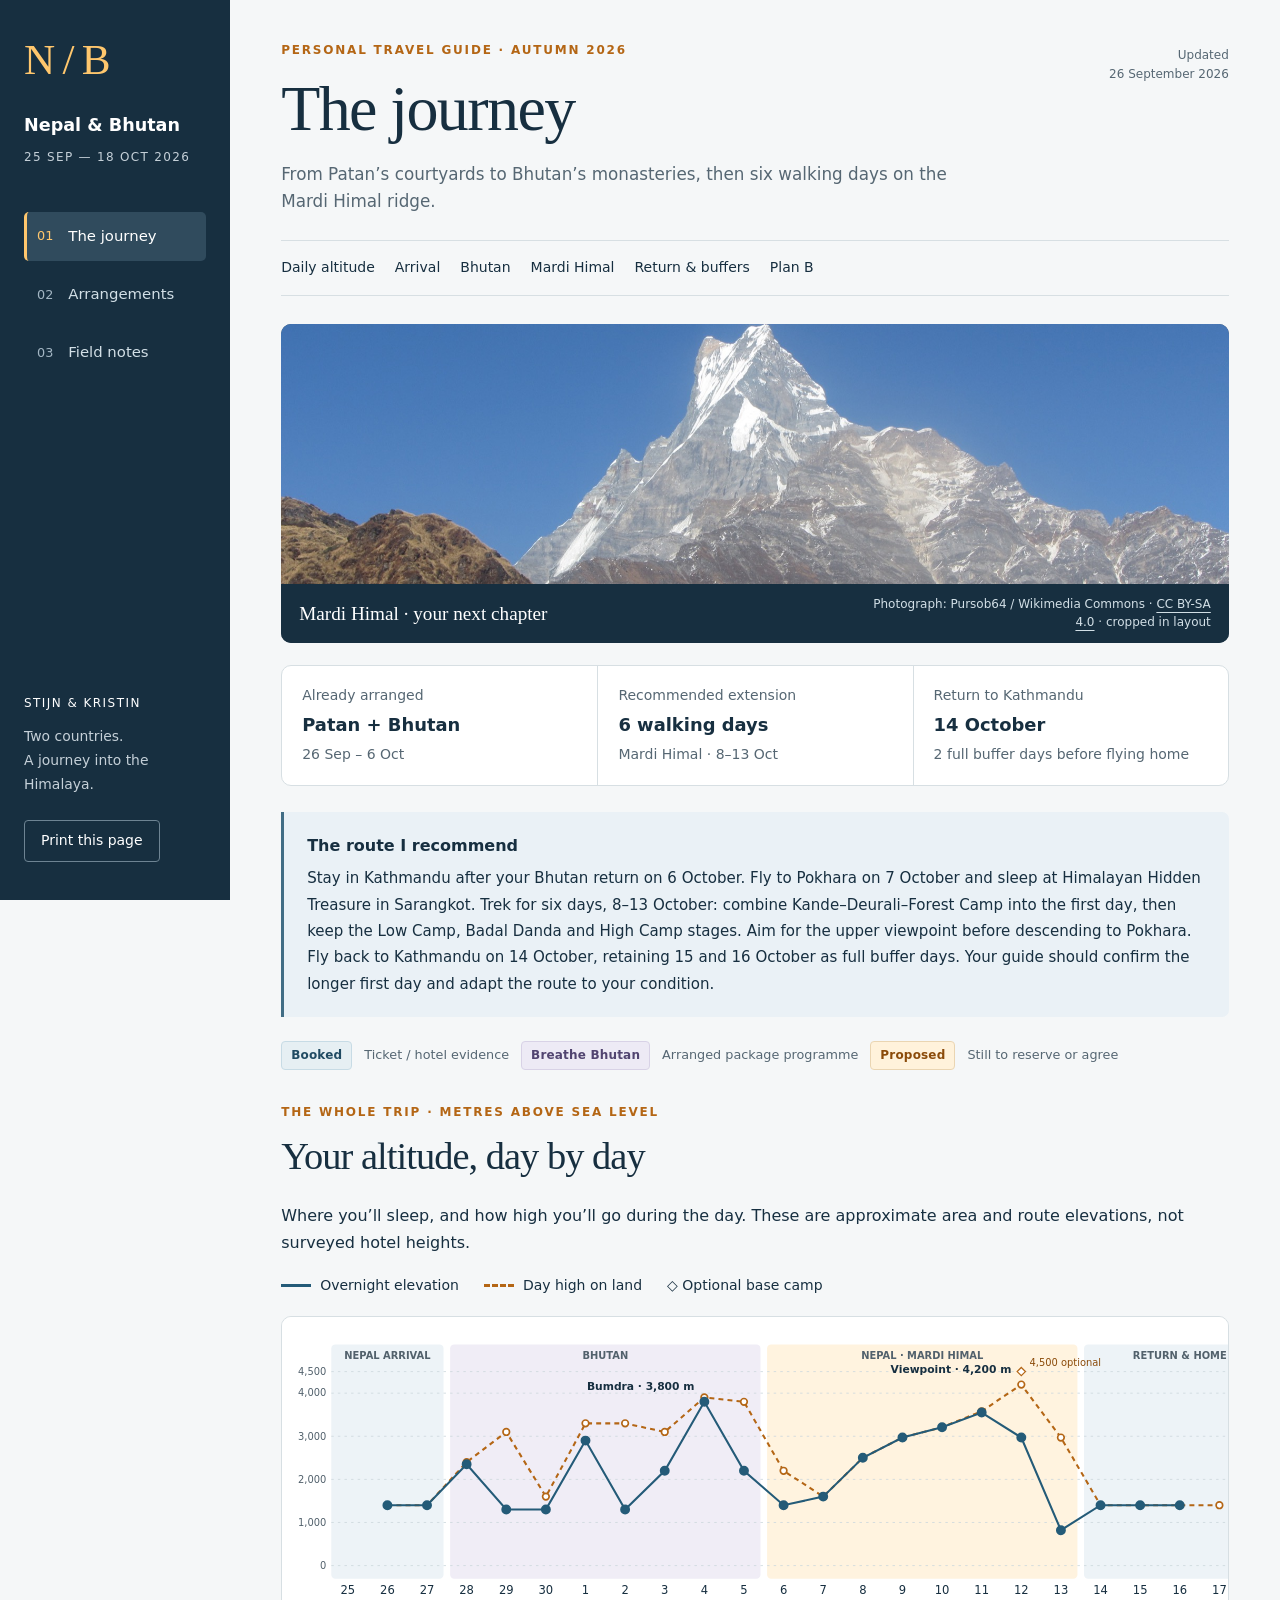
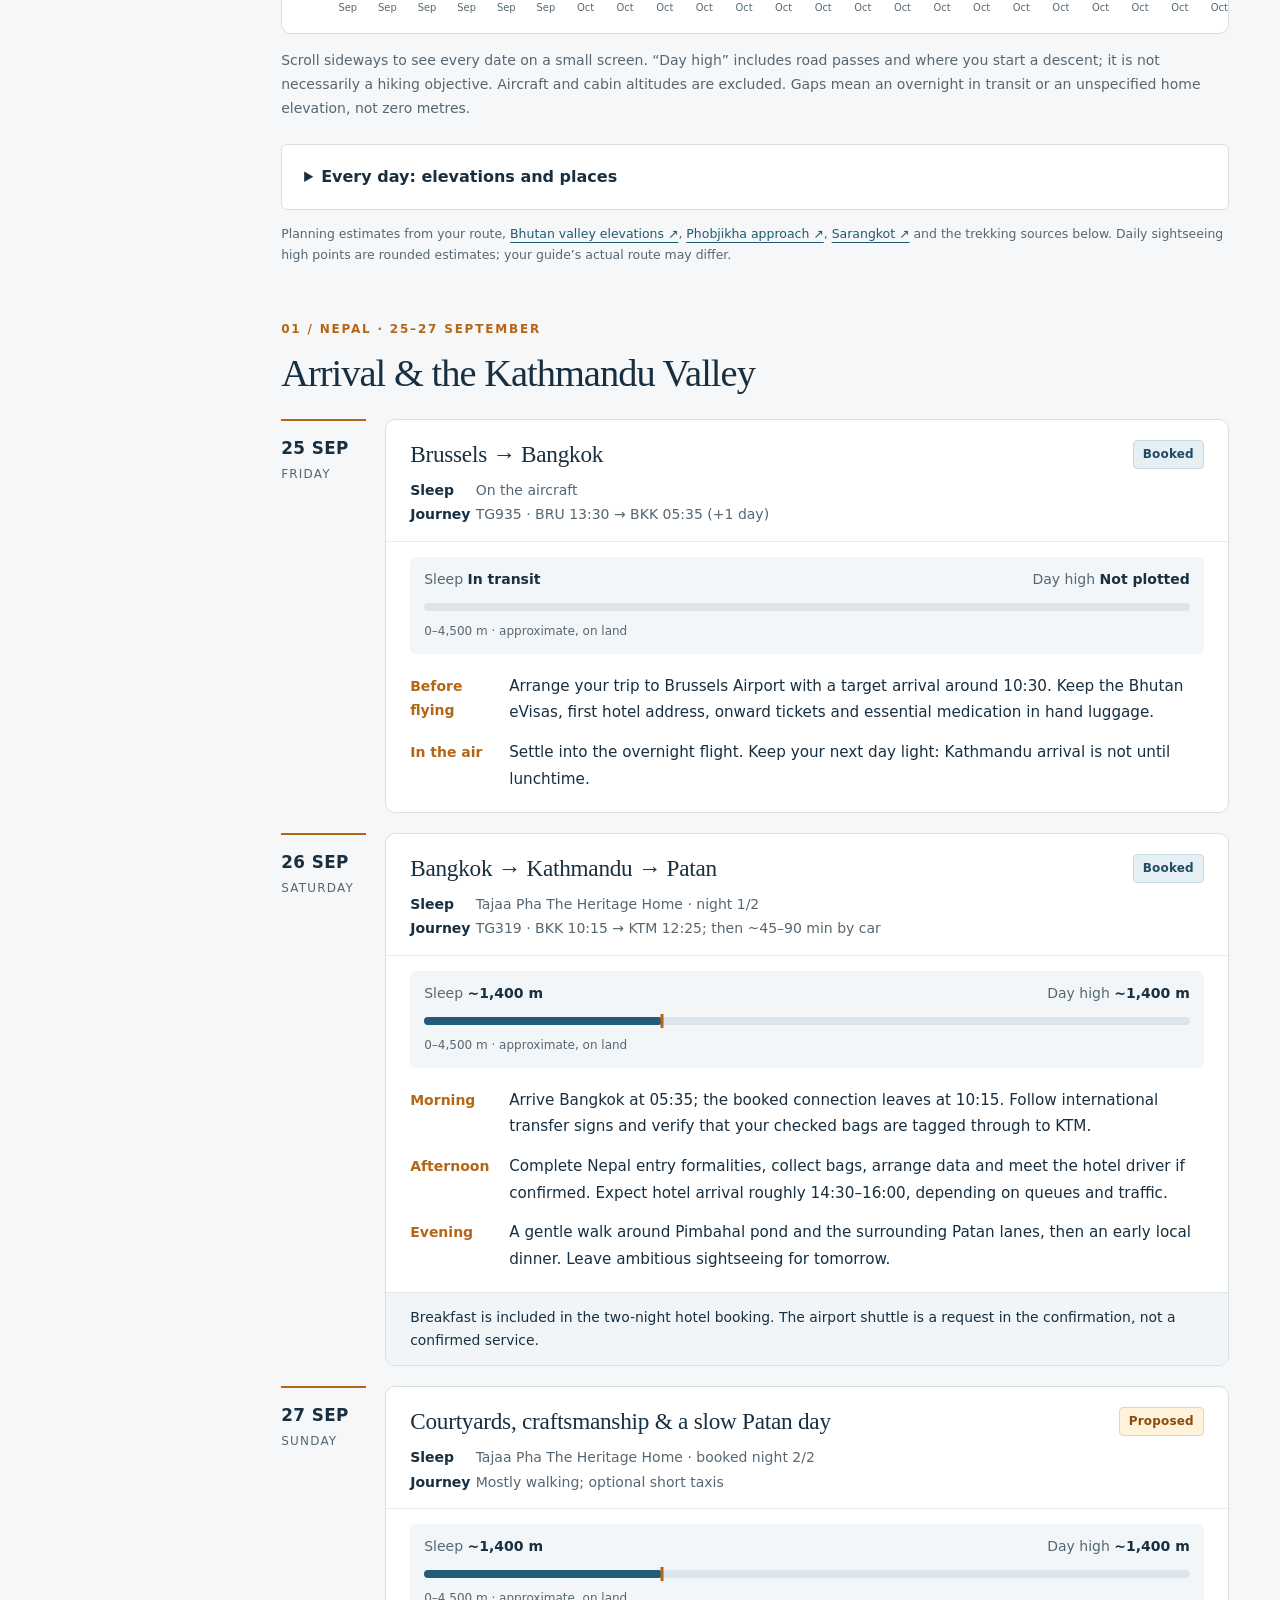
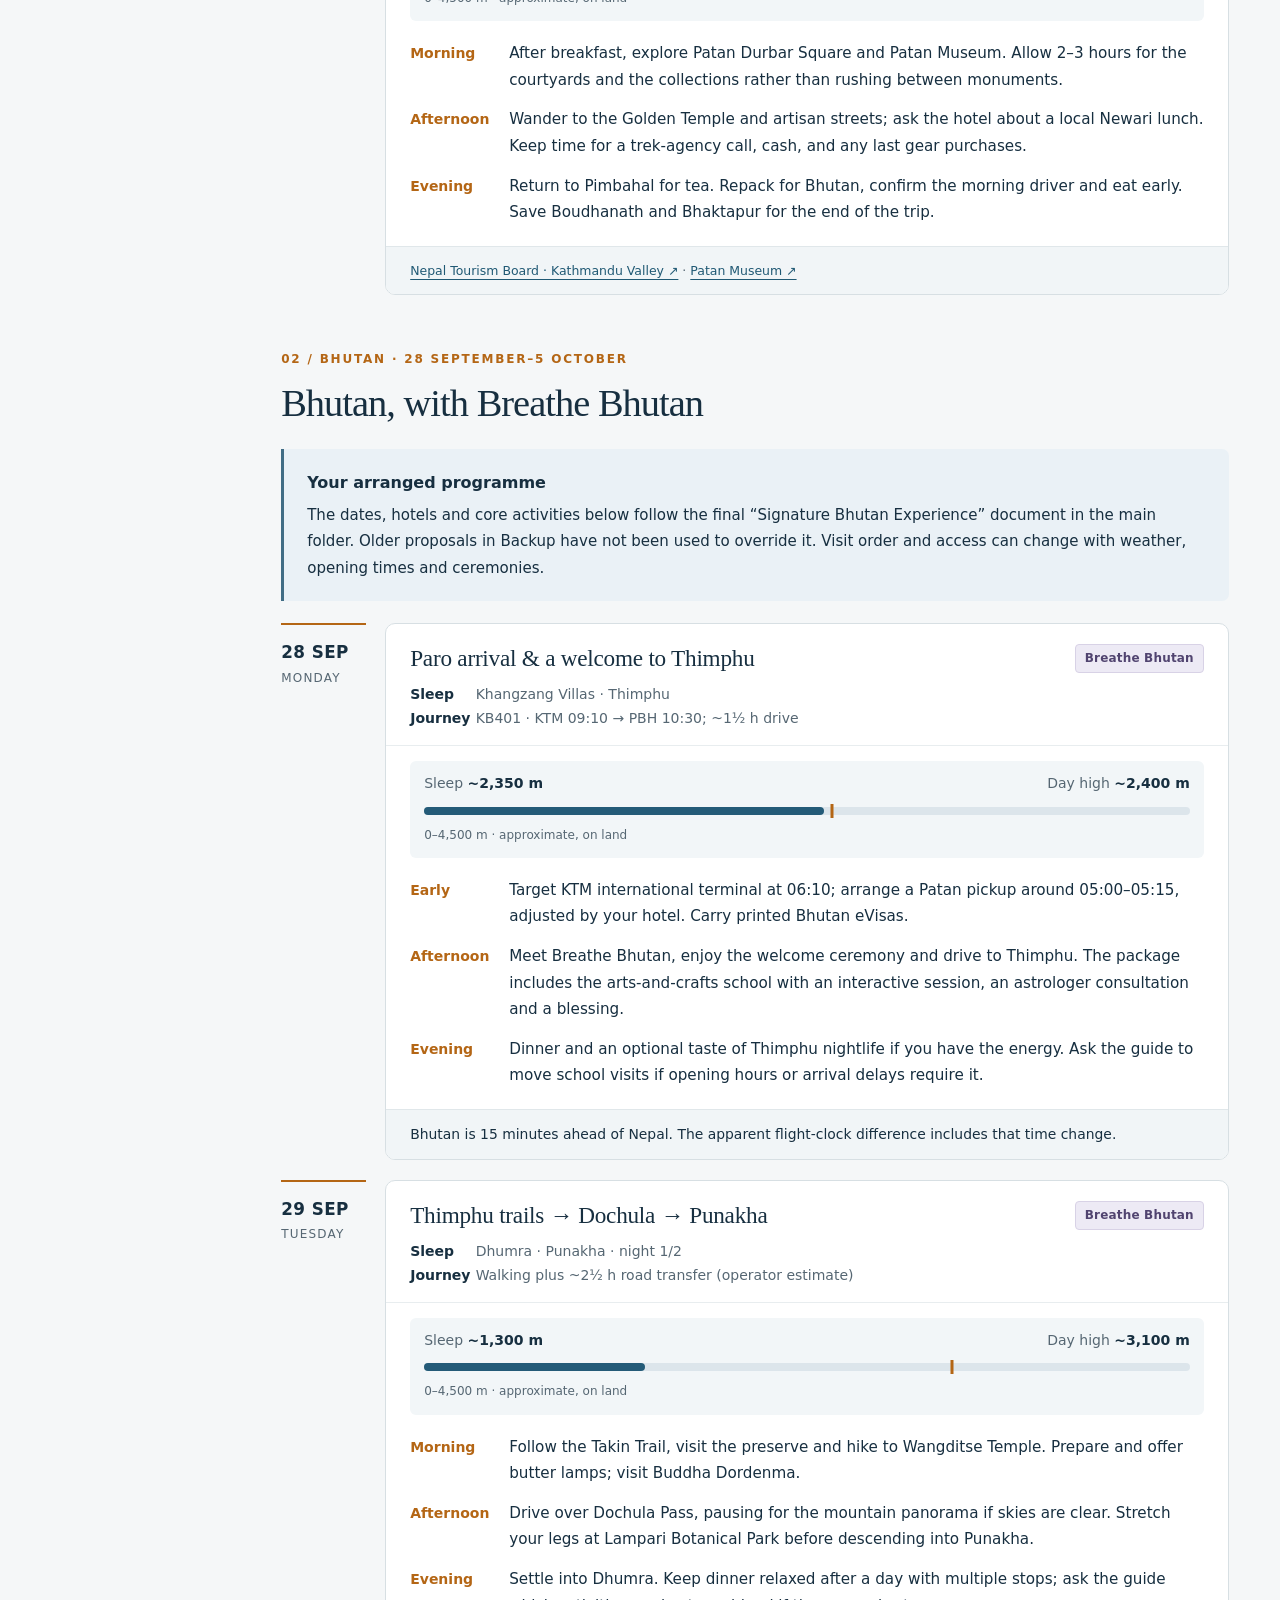
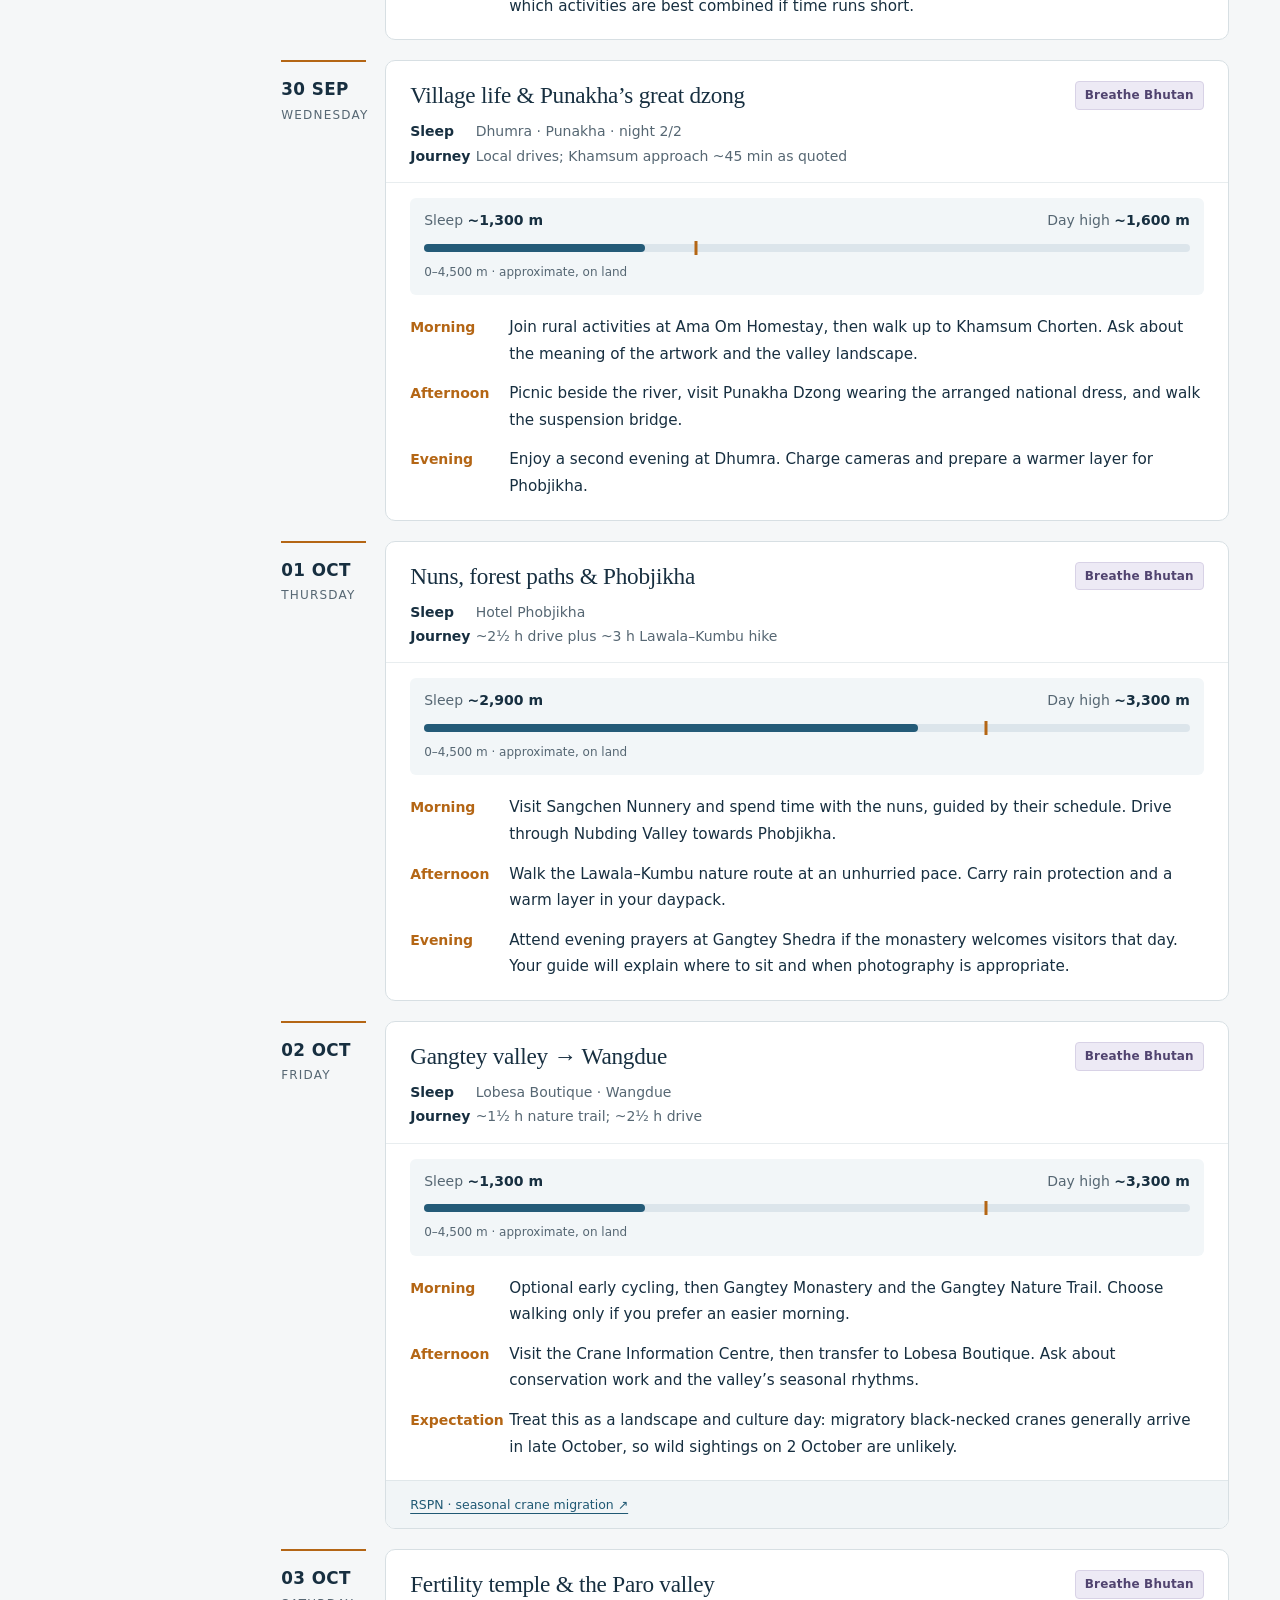
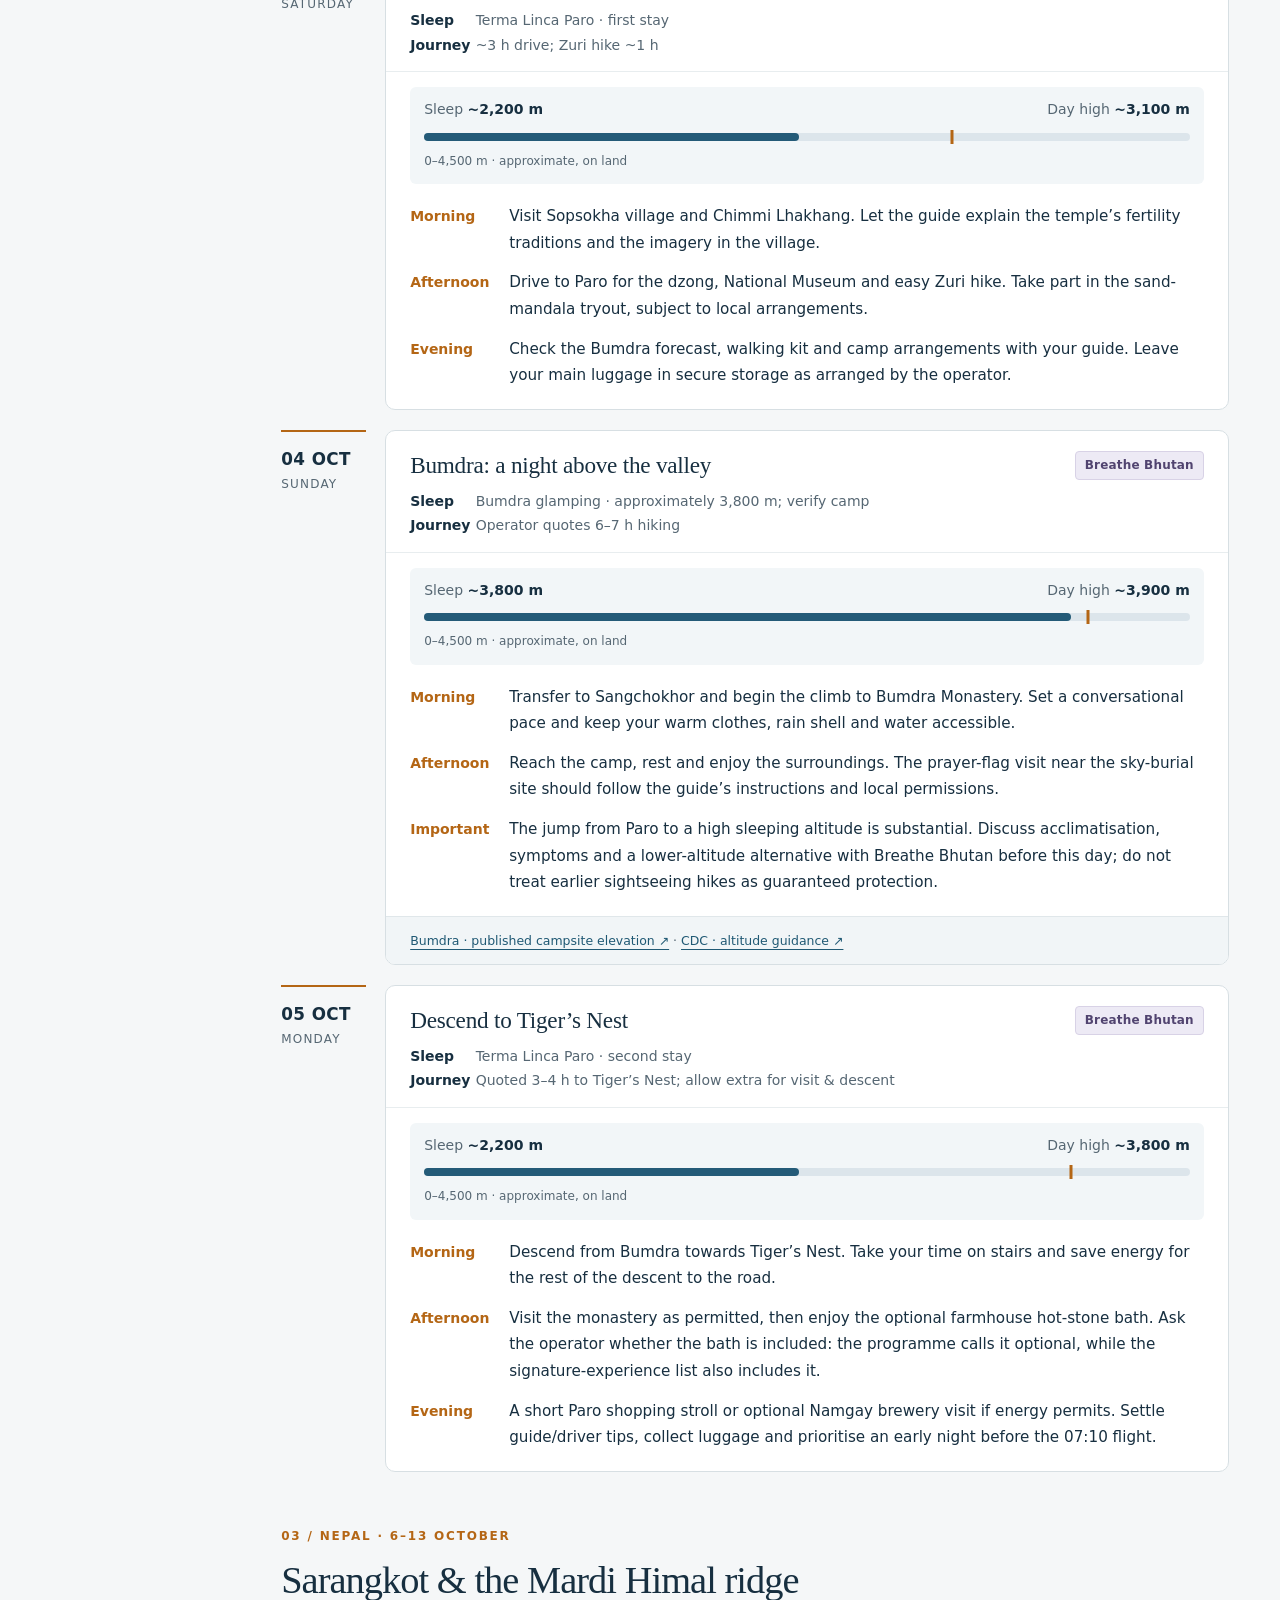
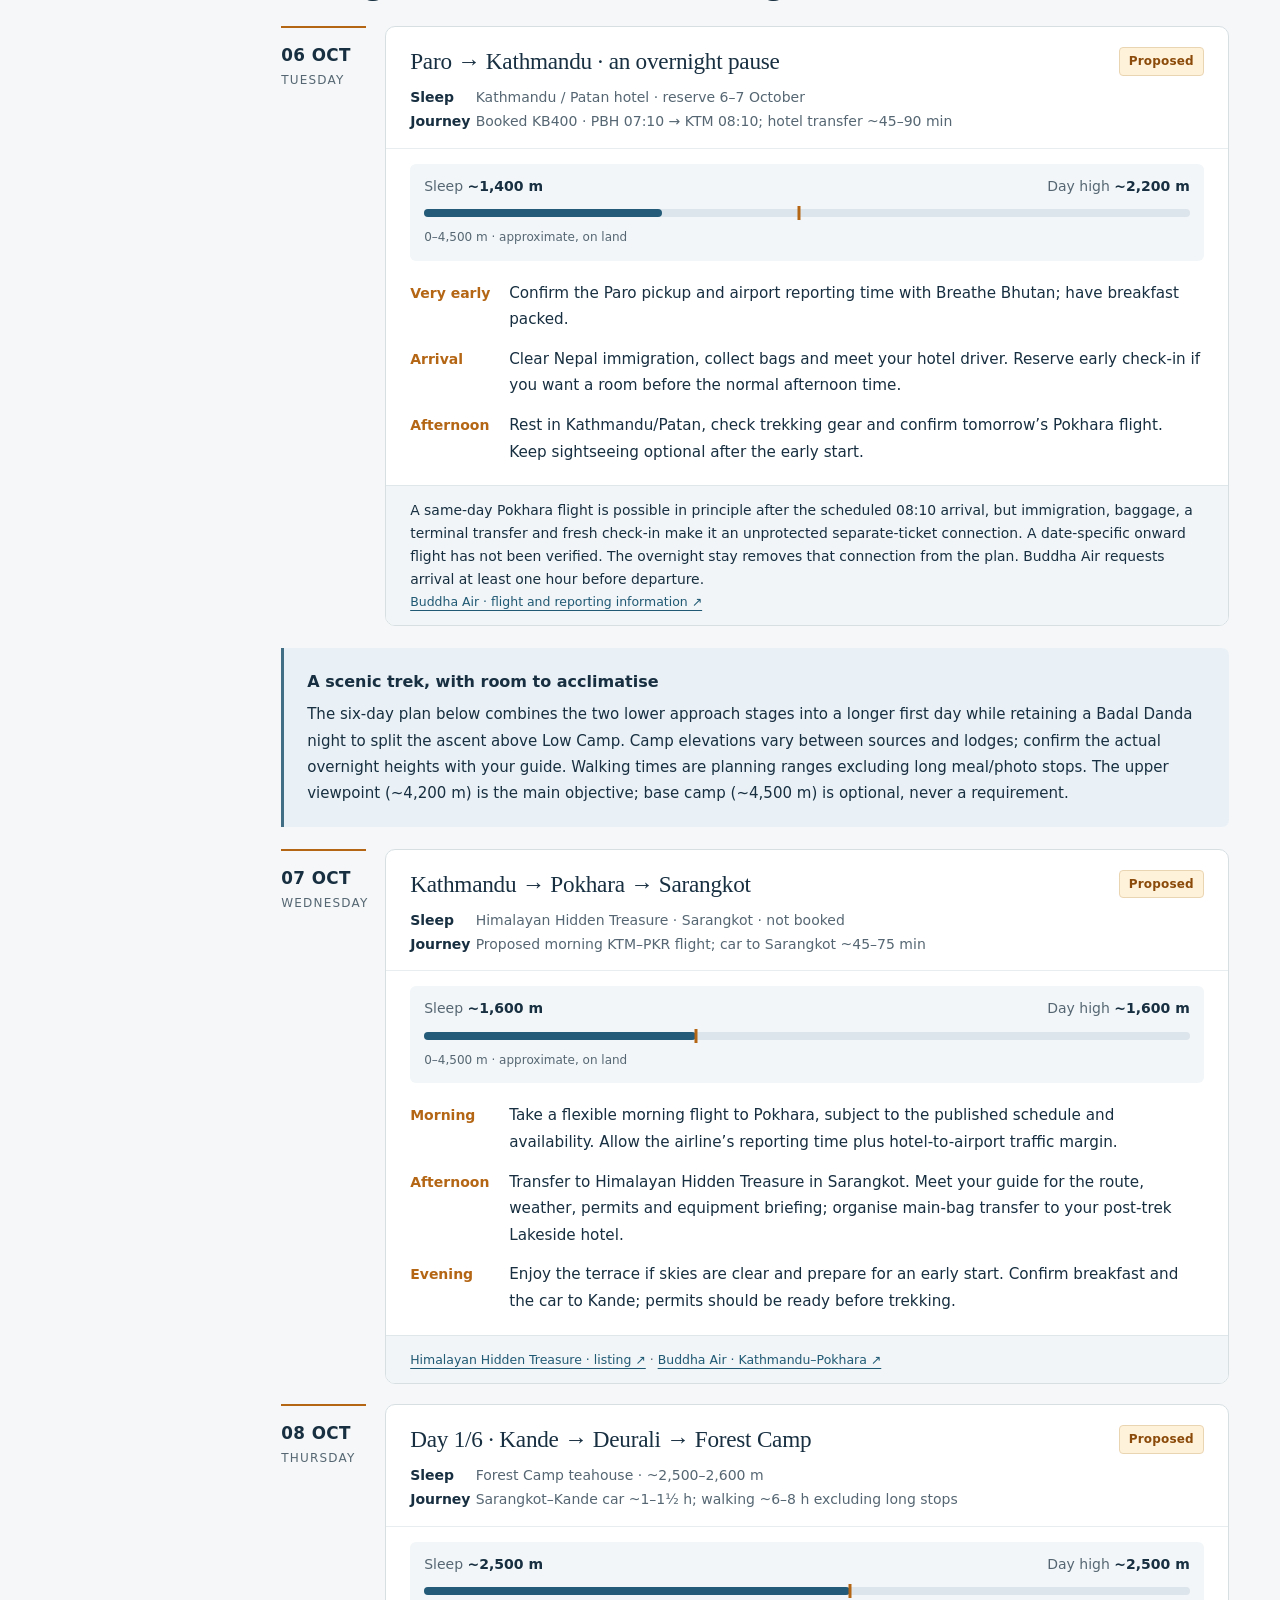
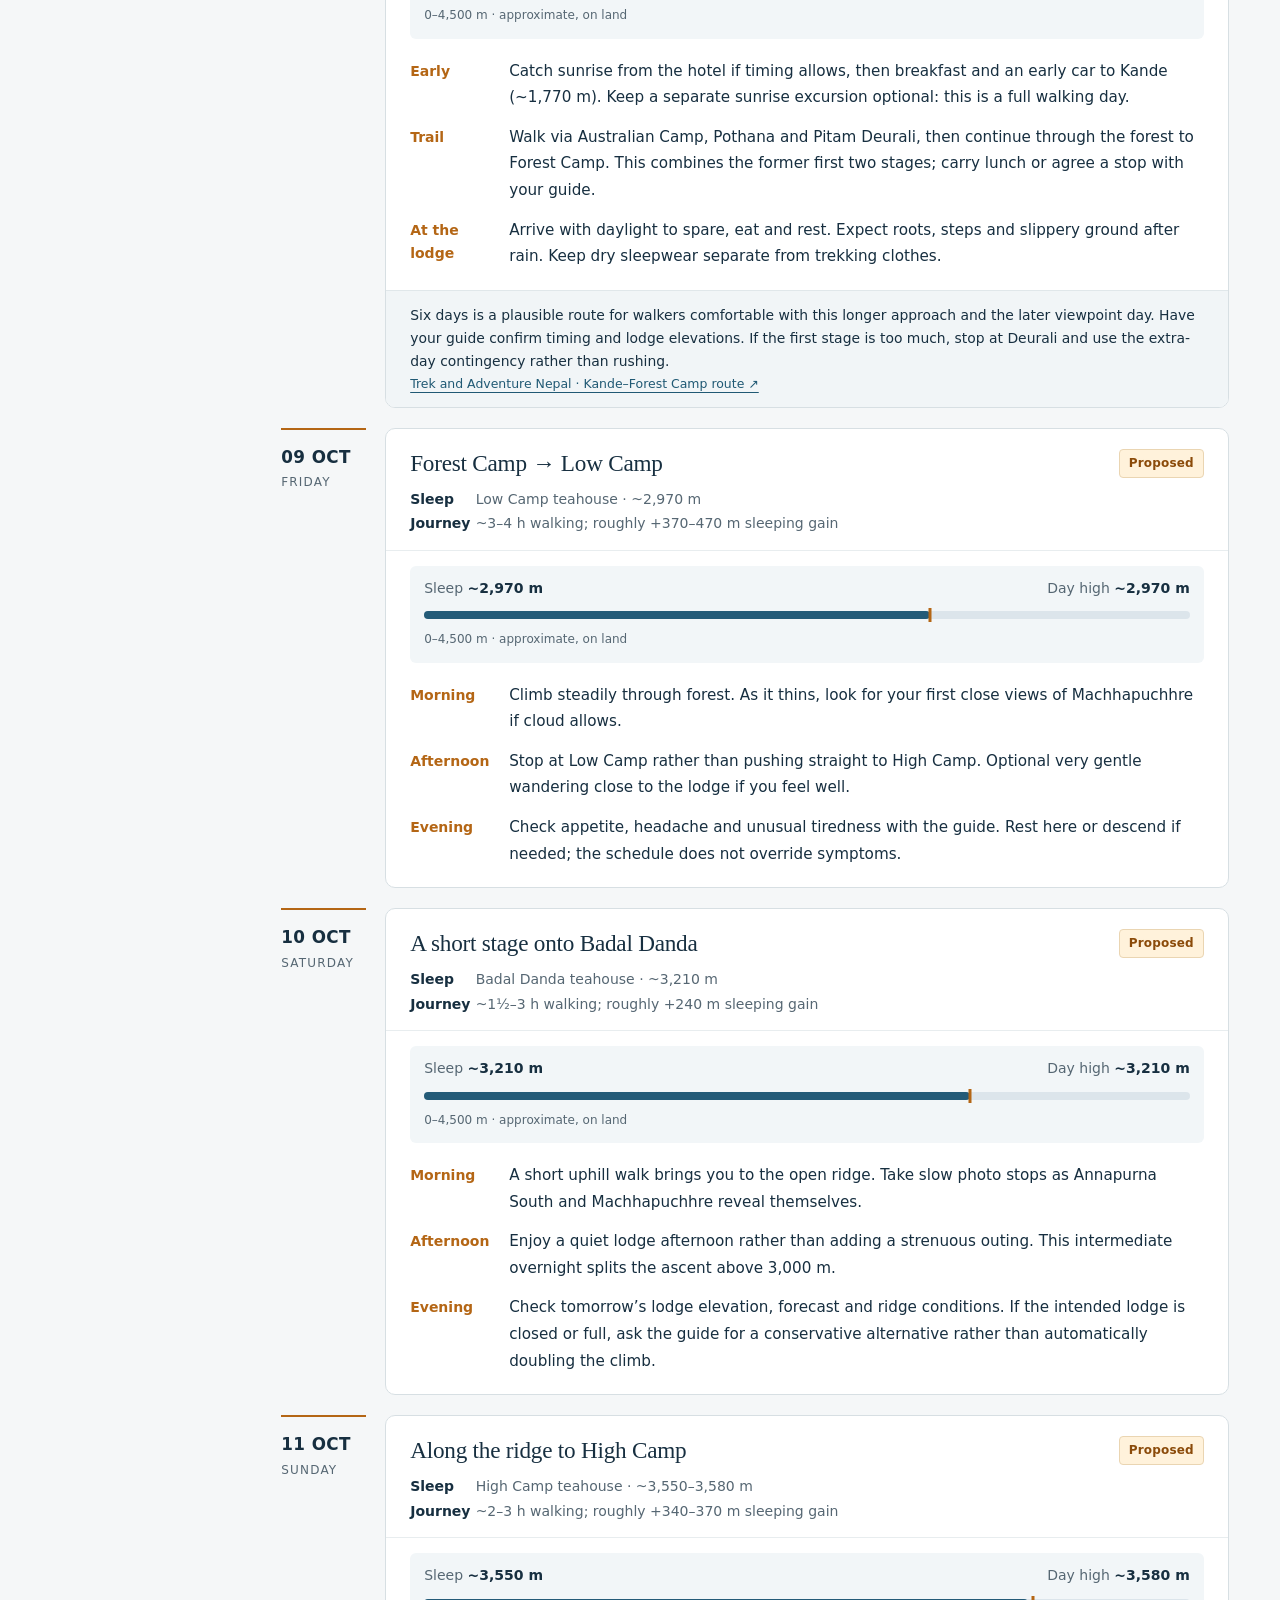
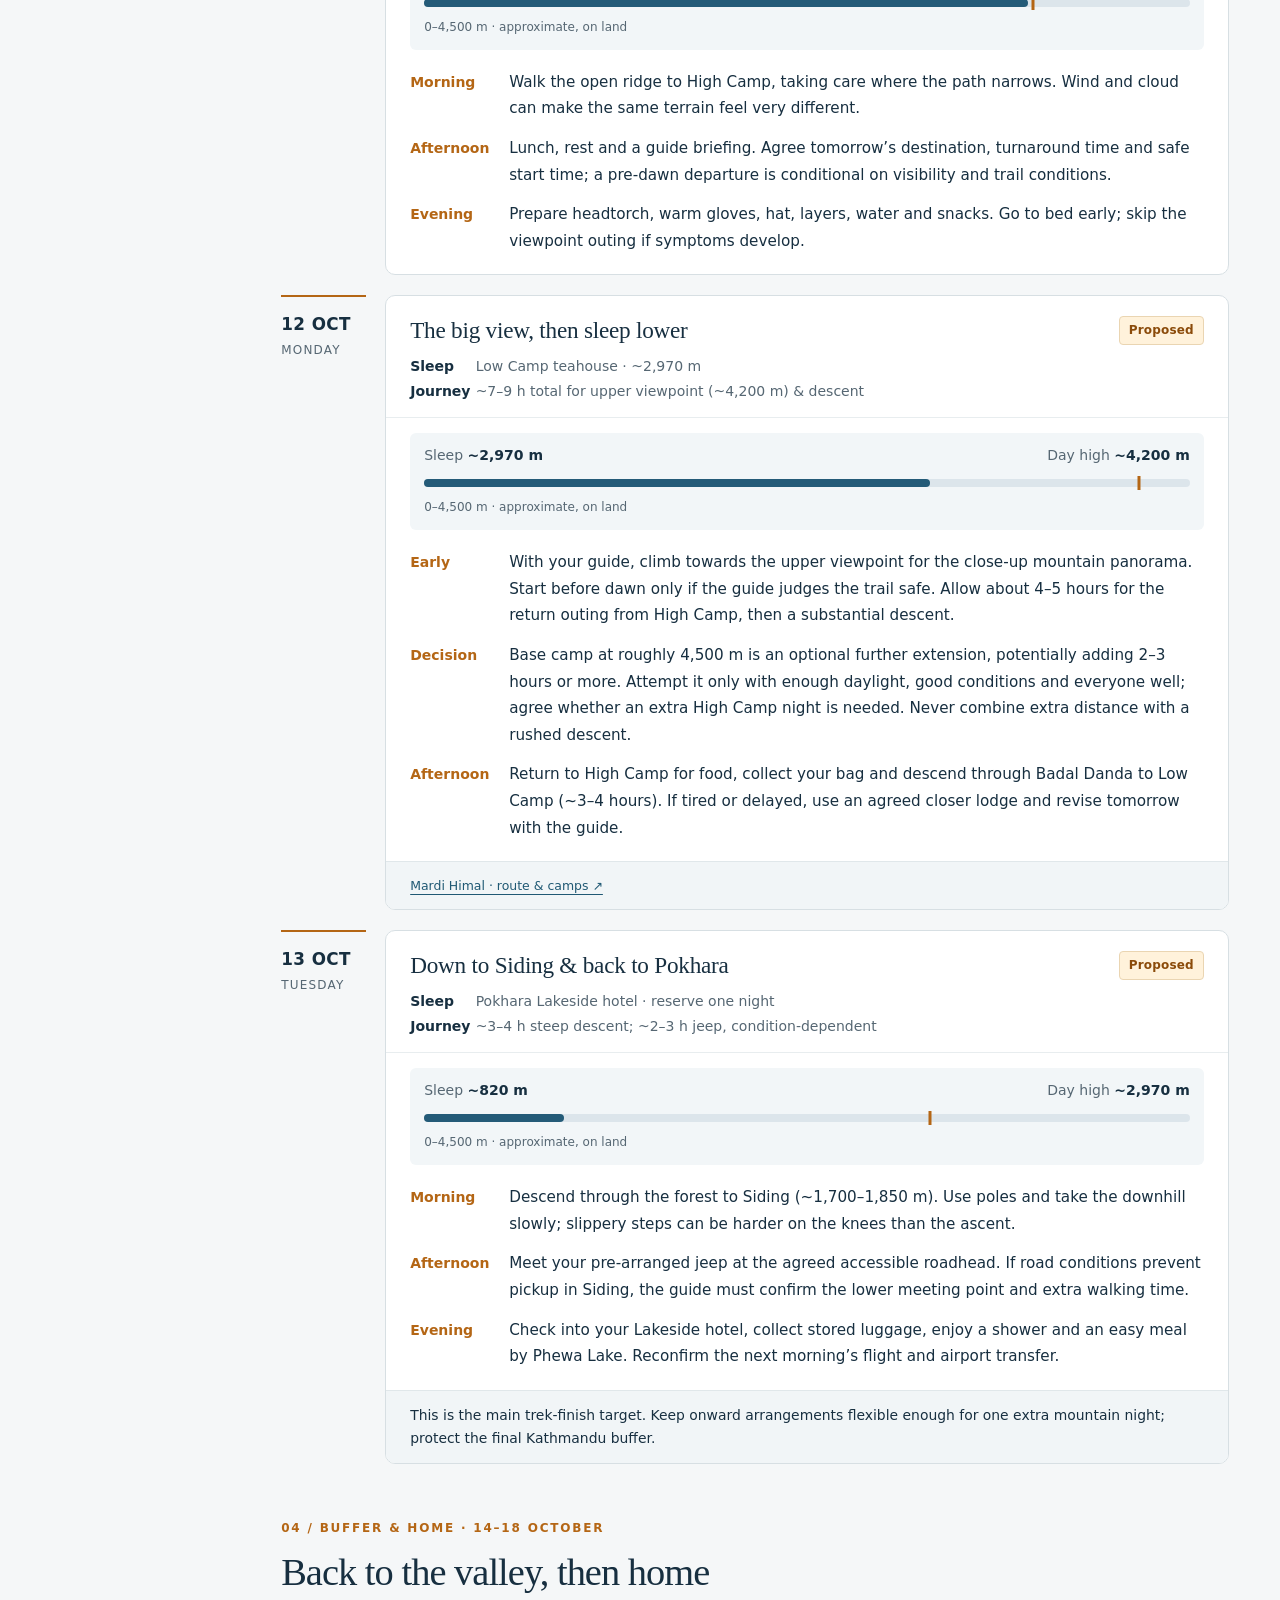
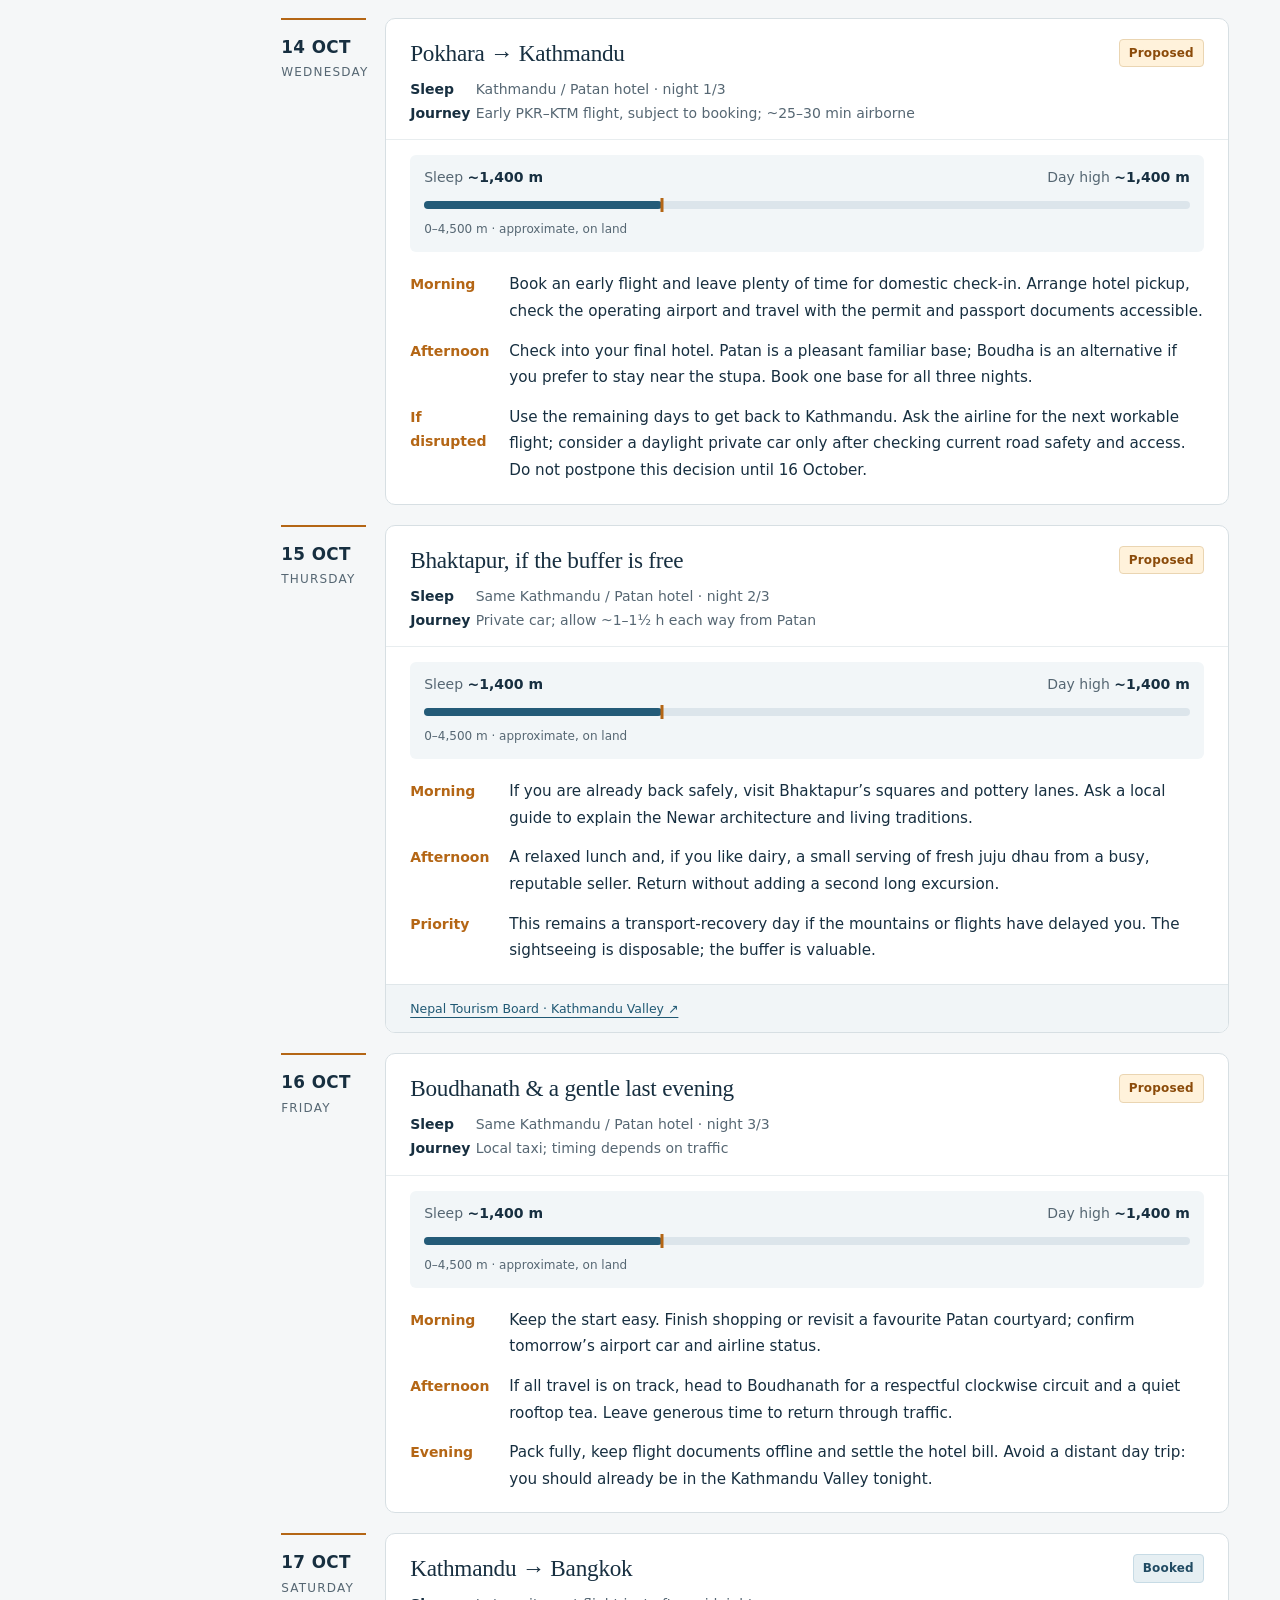
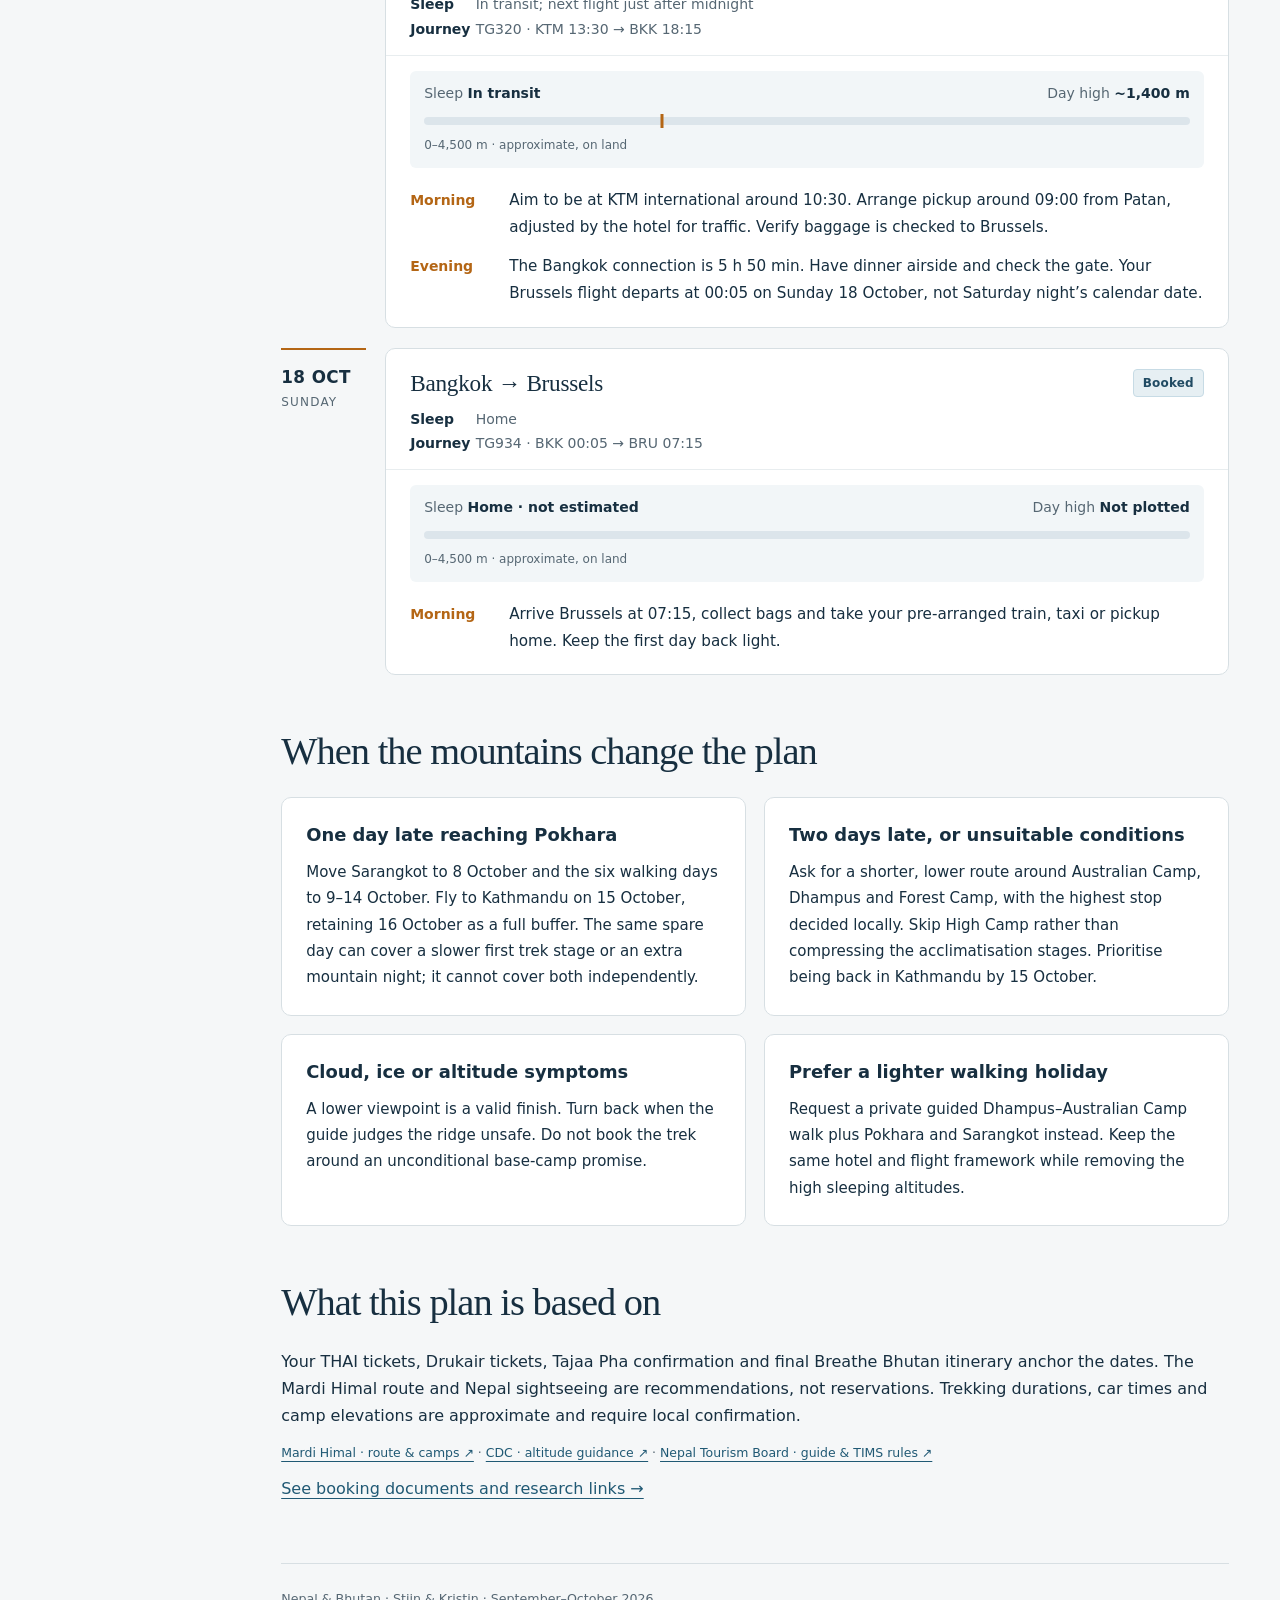
<file: index.html>
<!doctype html><html lang="en"><head><meta name="robots" content="noindex, nofollow, noarchive, noimageindex"><meta charset="utf-8"><meta name="viewport" content="width=device-width,initial-scale=1"><meta name="description" content="From Patan’s courtyards to Bhutan’s monasteries, then six walking days on the Mardi Himal ridge."><title>The journey · Nepal & Bhutan 2026</title><link rel="stylesheet" href="style.css"><link rel="icon" type="image/svg+xml" href="data:image/svg+xml,%3Csvg xmlns='http://www.w3.org/2000/svg' viewBox='0 0 40 40'%3E%3Crect width='40' height='40' rx='8' fill='%23172f40'/%3E%3Cpath d='M6 30L18 10l6 10 4-6 7 16' fill='none' stroke='%23ffc76d' stroke-width='3'/%3E%3C/svg%3E"><script src="script.js" defer></script></head><body><a class="skip" href="#main">Skip to content</a><div class="shell"><aside class="sidebar"><a class="brand" href="index.html"><span class="brand-mark">N / B</span><strong>Nepal & Bhutan</strong><span>25 SEP — 18 OCT 2026</span></a><nav aria-label="Main pages"><a href="index.html" aria-current="page"><span>01</span>The journey</a><a href="arrangements.html" ><span>02</span>Arrangements</a><a href="tips.html" ><span>03</span>Field notes</a></nav><div class="side-bottom"><p>STIJN & KRISTIN</p><p>Two countries.<br>A journey into the Himalaya.</p><button class="print" type="button">Print this page</button></div></aside><main id="main"><header class="page-heading"><div><p class="eyebrow">PERSONAL TRAVEL GUIDE · AUTUMN 2026</p><h1>The journey</h1><p class="intro">From Patan’s courtyards to Bhutan’s monasteries, then six walking days on the Mardi Himal ridge.</p></div><span class="edition">Updated<br><strong>26 September 2026</strong></span></header><nav class="jump" aria-label="On this page"><a href="#altitudes">Daily altitude</a><a href="#nepal-start">Arrival</a><a href="#bhutan">Bhutan</a><a href="#mardi">Mardi Himal</a><a href="#home">Return & buffers</a><a href="#alternatives">Plan B</a></nav><figure class="hero"><img src="mardi-himal.jpg" alt="Machhapuchhre and the Mardi Himal ridge seen from High Camp" width="1800" height="1012"><figcaption><span>Mardi Himal · your next chapter</span><small>Photograph: Pursob64 / Wikimedia Commons · <a href="https://commons.wikimedia.org/wiki/File:Mardi_Himal_High_Camp_View.jpg">CC BY-SA 4.0</a> · cropped in layout</small></figcaption></figure><div class="overview"><div><span>Already arranged</span><strong>Patan + Bhutan</strong><small>26 Sep – 6 Oct</small></div><div><span>Recommended extension</span><strong>6 walking days</strong><small>Mardi Himal · 8–13 Oct</small></div><div><span>Return to Kathmandu</span><strong>14 October</strong><small>2 full buffer days before flying home</small></div></div><aside class="notice "><strong>The route I recommend</strong><p>Stay in Kathmandu after your Bhutan return on 6 October. Fly to Pokhara on 7 October and sleep at Himalayan Hidden Treasure in Sarangkot. Trek for six days, 8–13 October: combine Kande–Deurali–Forest Camp into the first day, then keep the Low Camp, Badal Danda and High Camp stages. Aim for the upper viewpoint before descending to Pokhara. Fly back to Kathmandu on 14 October, retaining 15 and 16 October as full buffer days. Your guide should confirm the longer first day and adapt the route to your condition.</p></aside><p class="legend"><span class="badge booked">Booked</span> Ticket / hotel evidence <span class="badge included">Breathe Bhutan</span> Arranged package programme <span class="badge proposed">Proposed</span> Still to reserve or agree</p><section id="altitudes" class="section altitude-section"><div class="section-title"><span class="eyebrow">THE WHOLE TRIP · METRES ABOVE SEA LEVEL</span><h2>Your altitude, day by day</h2></div><p>Where you’ll sleep, and how high you’ll go during the day. These are approximate area and route elevations, not surveyed hotel heights.</p><div class="altitude-key"><span><i class="alt-key-sleep"></i>Overnight elevation</span><span><i class="alt-key-high"></i>Day high on land</span><span>◇ Optional base camp</span></div><div class="altitude-scroll" tabindex="0" role="region" aria-label="Full-trip altitude chart; scroll horizontally on smaller screens"><svg xmlns="http://www.w3.org/2000/svg" viewBox="0 0 1260 365" role="img" aria-labelledby="alt-chart-title alt-chart-desc"><title id="alt-chart-title">Daily altitude, 25 September to 18 October 2026</title><desc id="alt-chart-desc">Solid blue line: overnight elevation. Dashed amber line: highest planned elevation on land, including road passes and the starting point of descent days. Bumdra overnight about 3,800 metres; Mardi Himal upper viewpoint about 4,200 metres. Travel nights have gaps. A complete daily table follows.</desc><rect x="50" y="15" width="136" height="284" rx="5" fill="#edf3f7"/><text x="118.0" y="33" text-anchor="middle" font-size="12" font-weight="600" fill="#52616c">NEPAL ARRIVAL</text><rect x="194" y="15" width="376" height="284" rx="5" fill="#f0edf6"/><text x="382.0" y="33" text-anchor="middle" font-size="12" font-weight="600" fill="#52616c">BHUTAN</text><rect x="578" y="15" width="376" height="284" rx="5" fill="#fff3df"/><text x="766.0" y="33" text-anchor="middle" font-size="12" font-weight="600" fill="#52616c">NEPAL · MARDI HIMAL</text><rect x="962" y="15" width="232" height="284" rx="5" fill="#edf3f7"/><text x="1078.0" y="33" text-anchor="middle" font-size="12" font-weight="600" fill="#52616c">RETURN &amp; HOME</text><line x1="50" y1="283.0" x2="1200" y2="283.0" stroke="#ced8de" stroke-dasharray="3 5"/><text x="44" y="287.0" text-anchor="end" font-size="12" fill="#52616c">0</text><line x1="50" y1="230.77777777777777" x2="1200" y2="230.77777777777777" stroke="#ced8de" stroke-dasharray="3 5"/><text x="44" y="234.77777777777777" text-anchor="end" font-size="12" fill="#52616c">1,000</text><line x1="50" y1="178.55555555555554" x2="1200" y2="178.55555555555554" stroke="#ced8de" stroke-dasharray="3 5"/><text x="44" y="182.55555555555554" text-anchor="end" font-size="12" fill="#52616c">2,000</text><line x1="50" y1="126.33333333333334" x2="1200" y2="126.33333333333334" stroke="#ced8de" stroke-dasharray="3 5"/><text x="44" y="130.33333333333334" text-anchor="end" font-size="12" fill="#52616c">3,000</text><line x1="50" y1="74.11111111111111" x2="1200" y2="74.11111111111111" stroke="#ced8de" stroke-dasharray="3 5"/><text x="44" y="78.11111111111111" text-anchor="end" font-size="12" fill="#52616c">4,000</text><line x1="50" y1="48.0" x2="1200" y2="48.0" stroke="#ced8de" stroke-dasharray="3 5"/><text x="44" y="52.0" text-anchor="end" font-size="12" fill="#52616c">4,500</text><polyline points="118,209.89 166,209.89 214,157.67 262,121.11 310,199.44 358,110.67 406,110.67 454,121.11 502,79.33 550,84.56 598,168.11 646,199.44 694,152.44 742,127.90 790,115.37 838,96.04 886,63.67 934,127.90 982,209.89 1030,209.89 1078,209.89 1126,209.89" fill="none" stroke="#b46615" stroke-width="2.5" stroke-dasharray="6 5"/><circle cx="118" cy="209.89" r="4" fill="#fff" stroke="#b46615" stroke-width="2"><title>26 Sep: day high ~1,400 m · Patan</title></circle><circle cx="166" cy="209.89" r="4" fill="#fff" stroke="#b46615" stroke-width="2"><title>27 Sep: day high ~1,400 m · Patan</title></circle><circle cx="214" cy="157.67" r="4" fill="#fff" stroke="#b46615" stroke-width="2"><title>28 Sep: day high ~2,400 m · Thimphu</title></circle><circle cx="262" cy="121.11" r="4" fill="#fff" stroke="#b46615" stroke-width="2"><title>29 Sep: day high ~3,100 m · Punakha</title></circle><circle cx="310" cy="199.44" r="4" fill="#fff" stroke="#b46615" stroke-width="2"><title>30 Sep: day high ~1,600 m · Punakha</title></circle><circle cx="358" cy="110.67" r="4" fill="#fff" stroke="#b46615" stroke-width="2"><title>1 Oct: day high ~3,300 m · Phobjikha</title></circle><circle cx="406" cy="110.67" r="4" fill="#fff" stroke="#b46615" stroke-width="2"><title>2 Oct: day high ~3,300 m · Wangdue / Lobesa</title></circle><circle cx="454" cy="121.11" r="4" fill="#fff" stroke="#b46615" stroke-width="2"><title>3 Oct: day high ~3,100 m · Paro</title></circle><circle cx="502" cy="79.33" r="4" fill="#fff" stroke="#b46615" stroke-width="2"><title>4 Oct: day high ~3,900 m · Bumdra camp</title></circle><circle cx="550" cy="84.56" r="4" fill="#fff" stroke="#b46615" stroke-width="2"><title>5 Oct: day high ~3,800 m · Paro</title></circle><circle cx="598" cy="168.11" r="4" fill="#fff" stroke="#b46615" stroke-width="2"><title>6 Oct: day high ~2,200 m · Kathmandu / Patan</title></circle><circle cx="646" cy="199.44" r="4" fill="#fff" stroke="#b46615" stroke-width="2"><title>7 Oct: day high ~1,600 m · Sarangkot</title></circle><circle cx="694" cy="152.44" r="4" fill="#fff" stroke="#b46615" stroke-width="2"><title>8 Oct: day high ~2,500 m · Forest Camp</title></circle><circle cx="742" cy="127.90" r="4" fill="#fff" stroke="#b46615" stroke-width="2"><title>9 Oct: day high ~2,970 m · Low Camp</title></circle><circle cx="790" cy="115.37" r="4" fill="#fff" stroke="#b46615" stroke-width="2"><title>10 Oct: day high ~3,210 m · Badal Danda</title></circle><circle cx="838" cy="96.04" r="4" fill="#fff" stroke="#b46615" stroke-width="2"><title>11 Oct: day high ~3,580 m · High Camp</title></circle><circle cx="886" cy="63.67" r="4" fill="#fff" stroke="#b46615" stroke-width="2"><title>12 Oct: day high ~4,200 m · Low Camp</title></circle><circle cx="934" cy="127.90" r="4" fill="#fff" stroke="#b46615" stroke-width="2"><title>13 Oct: day high ~2,970 m · Pokhara</title></circle><circle cx="982" cy="209.89" r="4" fill="#fff" stroke="#b46615" stroke-width="2"><title>14 Oct: day high ~1,400 m · Kathmandu / Patan</title></circle><circle cx="1030" cy="209.89" r="4" fill="#fff" stroke="#b46615" stroke-width="2"><title>15 Oct: day high ~1,400 m · Kathmandu / Patan</title></circle><circle cx="1078" cy="209.89" r="4" fill="#fff" stroke="#b46615" stroke-width="2"><title>16 Oct: day high ~1,400 m · Kathmandu / Patan</title></circle><circle cx="1126" cy="209.89" r="4" fill="#fff" stroke="#b46615" stroke-width="2"><title>17 Oct: day high ~1,400 m · In transit</title></circle><polyline points="118,209.89 166,209.89 214,160.28 262,215.11 310,215.11 358,131.56 406,215.11 454,168.11 502,84.56 550,168.11 598,209.89 646,199.44 694,152.44 742,127.90 790,115.37 838,97.61 886,127.90 934,240.18 982,209.89 1030,209.89 1078,209.89" fill="none" stroke="#245b78" stroke-width="2.5" stroke-dasharray=""/><circle cx="118" cy="209.89" r="5" fill="#245b78" stroke="#245b78" stroke-width="2"><title>26 Sep: sleep ~1,400 m · Patan</title></circle><circle cx="166" cy="209.89" r="5" fill="#245b78" stroke="#245b78" stroke-width="2"><title>27 Sep: sleep ~1,400 m · Patan</title></circle><circle cx="214" cy="160.28" r="5" fill="#245b78" stroke="#245b78" stroke-width="2"><title>28 Sep: sleep ~2,350 m · Thimphu</title></circle><circle cx="262" cy="215.11" r="5" fill="#245b78" stroke="#245b78" stroke-width="2"><title>29 Sep: sleep ~1,300 m · Punakha</title></circle><circle cx="310" cy="215.11" r="5" fill="#245b78" stroke="#245b78" stroke-width="2"><title>30 Sep: sleep ~1,300 m · Punakha</title></circle><circle cx="358" cy="131.56" r="5" fill="#245b78" stroke="#245b78" stroke-width="2"><title>1 Oct: sleep ~2,900 m · Phobjikha</title></circle><circle cx="406" cy="215.11" r="5" fill="#245b78" stroke="#245b78" stroke-width="2"><title>2 Oct: sleep ~1,300 m · Wangdue / Lobesa</title></circle><circle cx="454" cy="168.11" r="5" fill="#245b78" stroke="#245b78" stroke-width="2"><title>3 Oct: sleep ~2,200 m · Paro</title></circle><circle cx="502" cy="84.56" r="5" fill="#245b78" stroke="#245b78" stroke-width="2"><title>4 Oct: sleep ~3,800 m · Bumdra camp</title></circle><circle cx="550" cy="168.11" r="5" fill="#245b78" stroke="#245b78" stroke-width="2"><title>5 Oct: sleep ~2,200 m · Paro</title></circle><circle cx="598" cy="209.89" r="5" fill="#245b78" stroke="#245b78" stroke-width="2"><title>6 Oct: sleep ~1,400 m · Kathmandu / Patan</title></circle><circle cx="646" cy="199.44" r="5" fill="#245b78" stroke="#245b78" stroke-width="2"><title>7 Oct: sleep ~1,600 m · Sarangkot</title></circle><circle cx="694" cy="152.44" r="5" fill="#245b78" stroke="#245b78" stroke-width="2"><title>8 Oct: sleep ~2,500 m · Forest Camp</title></circle><circle cx="742" cy="127.90" r="5" fill="#245b78" stroke="#245b78" stroke-width="2"><title>9 Oct: sleep ~2,970 m · Low Camp</title></circle><circle cx="790" cy="115.37" r="5" fill="#245b78" stroke="#245b78" stroke-width="2"><title>10 Oct: sleep ~3,210 m · Badal Danda</title></circle><circle cx="838" cy="97.61" r="5" fill="#245b78" stroke="#245b78" stroke-width="2"><title>11 Oct: sleep ~3,550 m · High Camp</title></circle><circle cx="886" cy="127.90" r="5" fill="#245b78" stroke="#245b78" stroke-width="2"><title>12 Oct: sleep ~2,970 m · Low Camp</title></circle><circle cx="934" cy="240.18" r="5" fill="#245b78" stroke="#245b78" stroke-width="2"><title>13 Oct: sleep ~820 m · Pokhara</title></circle><circle cx="982" cy="209.89" r="5" fill="#245b78" stroke="#245b78" stroke-width="2"><title>14 Oct: sleep ~1,400 m · Kathmandu / Patan</title></circle><circle cx="1030" cy="209.89" r="5" fill="#245b78" stroke="#245b78" stroke-width="2"><title>15 Oct: sleep ~1,400 m · Kathmandu / Patan</title></circle><circle cx="1078" cy="209.89" r="5" fill="#245b78" stroke="#245b78" stroke-width="2"><title>16 Oct: sleep ~1,400 m · Kathmandu / Patan</title></circle><text x="70" y="318" text-anchor="middle" font-size="14" fill="#172f40">25</text><text x="70" y="338" text-anchor="middle" font-size="12" fill="#566773">Sep</text><text x="118" y="318" text-anchor="middle" font-size="14" fill="#172f40">26</text><text x="118" y="338" text-anchor="middle" font-size="12" fill="#566773">Sep</text><text x="166" y="318" text-anchor="middle" font-size="14" fill="#172f40">27</text><text x="166" y="338" text-anchor="middle" font-size="12" fill="#566773">Sep</text><text x="214" y="318" text-anchor="middle" font-size="14" fill="#172f40">28</text><text x="214" y="338" text-anchor="middle" font-size="12" fill="#566773">Sep</text><text x="262" y="318" text-anchor="middle" font-size="14" fill="#172f40">29</text><text x="262" y="338" text-anchor="middle" font-size="12" fill="#566773">Sep</text><text x="310" y="318" text-anchor="middle" font-size="14" fill="#172f40">30</text><text x="310" y="338" text-anchor="middle" font-size="12" fill="#566773">Sep</text><text x="358" y="318" text-anchor="middle" font-size="14" fill="#172f40">1</text><text x="358" y="338" text-anchor="middle" font-size="12" fill="#566773">Oct</text><text x="406" y="318" text-anchor="middle" font-size="14" fill="#172f40">2</text><text x="406" y="338" text-anchor="middle" font-size="12" fill="#566773">Oct</text><text x="454" y="318" text-anchor="middle" font-size="14" fill="#172f40">3</text><text x="454" y="338" text-anchor="middle" font-size="12" fill="#566773">Oct</text><text x="502" y="318" text-anchor="middle" font-size="14" fill="#172f40">4</text><text x="502" y="338" text-anchor="middle" font-size="12" fill="#566773">Oct</text><text x="550" y="318" text-anchor="middle" font-size="14" fill="#172f40">5</text><text x="550" y="338" text-anchor="middle" font-size="12" fill="#566773">Oct</text><text x="598" y="318" text-anchor="middle" font-size="14" fill="#172f40">6</text><text x="598" y="338" text-anchor="middle" font-size="12" fill="#566773">Oct</text><text x="646" y="318" text-anchor="middle" font-size="14" fill="#172f40">7</text><text x="646" y="338" text-anchor="middle" font-size="12" fill="#566773">Oct</text><text x="694" y="318" text-anchor="middle" font-size="14" fill="#172f40">8</text><text x="694" y="338" text-anchor="middle" font-size="12" fill="#566773">Oct</text><text x="742" y="318" text-anchor="middle" font-size="14" fill="#172f40">9</text><text x="742" y="338" text-anchor="middle" font-size="12" fill="#566773">Oct</text><text x="790" y="318" text-anchor="middle" font-size="14" fill="#172f40">10</text><text x="790" y="338" text-anchor="middle" font-size="12" fill="#566773">Oct</text><text x="838" y="318" text-anchor="middle" font-size="14" fill="#172f40">11</text><text x="838" y="338" text-anchor="middle" font-size="12" fill="#566773">Oct</text><text x="886" y="318" text-anchor="middle" font-size="14" fill="#172f40">12</text><text x="886" y="338" text-anchor="middle" font-size="12" fill="#566773">Oct</text><text x="934" y="318" text-anchor="middle" font-size="14" fill="#172f40">13</text><text x="934" y="338" text-anchor="middle" font-size="12" fill="#566773">Oct</text><text x="982" y="318" text-anchor="middle" font-size="14" fill="#172f40">14</text><text x="982" y="338" text-anchor="middle" font-size="12" fill="#566773">Oct</text><text x="1030" y="318" text-anchor="middle" font-size="14" fill="#172f40">15</text><text x="1030" y="338" text-anchor="middle" font-size="12" fill="#566773">Oct</text><text x="1078" y="318" text-anchor="middle" font-size="14" fill="#172f40">16</text><text x="1078" y="338" text-anchor="middle" font-size="12" fill="#566773">Oct</text><text x="1126" y="318" text-anchor="middle" font-size="14" fill="#172f40">17</text><text x="1126" y="338" text-anchor="middle" font-size="12" fill="#566773">Oct</text><text x="1174" y="318" text-anchor="middle" font-size="14" fill="#172f40">18</text><text x="1174" y="338" text-anchor="middle" font-size="12" fill="#566773">Oct</text><path d="M886 43.0l5 5-5 5-5-5z" fill="#fff" stroke="#b46615" stroke-width="1.5"/><text x="896" y="41.0" fill="#8b4b0a" font-size="12">4,500 optional</text><text x="490" y="70.55555555555554" text-anchor="end" font-size="13" font-weight="600" fill="#172f40">Bumdra · 3,800 m</text><text x="874" y="49.66666666666666" text-anchor="end" font-size="13" font-weight="600" fill="#172f40">Viewpoint · 4,200 m</text></svg></div><p class="muted">Scroll sideways to see every date on a small screen. “Day high” includes road passes and where you start a descent; it is not necessarily a hiking objective. Aircraft and cabin altitudes are excluded. Gaps mean an overnight in transit or an unspecified home elevation, not zero metres.</p><details class="altitude-data"><summary>Every day: elevations and places</summary><div class="table-wrap"><table><thead><tr><th>Date</th><th>Overnight place</th><th>Sleep</th><th>Day high</th><th>What the estimate includes</th></tr></thead><tbody><tr><td><a href="#alt-day-0">25 Sep</a></td><td>In flight</td><td>—</td><td>—</td><td>Overnight flight; aircraft altitude excluded.</td></tr><tr><td><a href="#alt-day-1">26 Sep</a></td><td>Patan</td><td>~1,400 m</td><td>~1,400 m</td><td>Arrival in the Kathmandu Valley.</td></tr><tr><td><a href="#alt-day-2">27 Sep</a></td><td>Patan</td><td>~1,400 m</td><td>~1,400 m</td><td>Patan sightseeing.</td></tr><tr><td><a href="#alt-day-3">28 Sep</a></td><td>Thimphu</td><td>~2,350 m</td><td>~2,400 m</td><td>Paro arrival and Thimphu sightseeing; approximate valley elevations.</td></tr><tr><td><a href="#alt-day-4">29 Sep</a></td><td>Punakha</td><td>~1,300 m</td><td>~3,100 m</td><td>Day high at Dochula Pass, reached by road.</td></tr><tr><td><a href="#alt-day-5">30 Sep</a></td><td>Punakha</td><td>~1,300 m</td><td>~1,600 m</td><td>Approximate high point on the Khamsum Chorten outing.</td></tr><tr><td><a href="#alt-day-6">1 Oct</a></td><td>Phobjikha</td><td>~2,900 m</td><td>~3,300 m</td><td>Lawala pass / nature hike; exact route may vary.</td></tr><tr><td><a href="#alt-day-7">2 Oct</a></td><td>Wangdue / Lobesa</td><td>~1,300 m</td><td>~3,300 m</td><td>Valley walk and return over the pass by road.</td></tr><tr><td><a href="#alt-day-8">3 Oct</a></td><td>Paro</td><td>~2,200 m</td><td>~3,100 m</td><td>Drive back over Dochula; Paro visits and Zuri hike.</td></tr><tr><td><a href="#alt-day-9">4 Oct</a></td><td>Bumdra camp</td><td>~3,800 m</td><td>~3,900 m</td><td>Camp about 3,800 m; nearby monastery / prayer-flag visit estimated up to 3,900 m.</td></tr><tr><td><a href="#alt-day-10">5 Oct</a></td><td>Paro</td><td>~2,200 m</td><td>~3,800 m</td><td>Start at Bumdra, descend via Tiger’s Nest (about 3,100 m).</td></tr><tr><td><a href="#alt-day-11">6 Oct</a></td><td>Kathmandu / Patan</td><td>~1,400 m</td><td>~2,200 m</td><td>Start in Paro; overnight in Kathmandu. Flight elevations excluded.</td></tr><tr><td><a href="#alt-day-12">7 Oct</a></td><td>Sarangkot</td><td>~1,600 m</td><td>~1,600 m</td><td>Morning flight to Pokhara; transfer to the Sarangkot hotel area.</td></tr><tr><td><a href="#alt-day-13">8 Oct</a></td><td>Forest Camp</td><td>~2,500 m</td><td>~2,500 m</td><td>Kande via Australian Camp and Deurali to Forest Camp; approximate lodge elevation.</td></tr><tr><td><a href="#alt-day-14">9 Oct</a></td><td>Low Camp</td><td>~2,970 m</td><td>~2,970 m</td><td>Steady forest ascent.</td></tr><tr><td><a href="#alt-day-15">10 Oct</a></td><td>Badal Danda</td><td>~3,210 m</td><td>~3,210 m</td><td>Short ascent to the ridge.</td></tr><tr><td><a href="#alt-day-16">11 Oct</a></td><td>High Camp</td><td>~3,550 m</td><td>~3,580 m</td><td>Lodges occupy slightly different elevations.</td></tr><tr><td><a href="#alt-day-17">12 Oct</a></td><td>Low Camp</td><td>~2,970 m</td><td>~4,200 m</td><td>Upper viewpoint target; optional base camp about 4,500 m is not part of the main line.</td></tr><tr><td><a href="#alt-day-18">13 Oct</a></td><td>Pokhara</td><td>~820 m</td><td>~2,970 m</td><td>Start at Low Camp; descend via Siding.</td></tr><tr><td><a href="#alt-day-19">14 Oct</a></td><td>Kathmandu / Patan</td><td>~1,400 m</td><td>~1,400 m</td><td>Flight back to Kathmandu; aircraft altitude excluded.</td></tr><tr><td><a href="#alt-day-20">15 Oct</a></td><td>Kathmandu / Patan</td><td>~1,400 m</td><td>~1,400 m</td><td>Optional Bhaktapur visit; rounded valley elevation.</td></tr><tr><td><a href="#alt-day-21">16 Oct</a></td><td>Kathmandu / Patan</td><td>~1,400 m</td><td>~1,400 m</td><td>Optional Boudhanath visit; rounded valley elevation.</td></tr><tr><td><a href="#alt-day-22">17 Oct</a></td><td>In transit</td><td>—</td><td>~1,400 m</td><td>Start in Kathmandu; evening in Bangkok, onward flight at 00:05.</td></tr><tr><td><a href="#alt-day-23">18 Oct</a></td><td>Home</td><td>—</td><td>—</td><td>Brussels arrival; home elevation not specified.</td></tr></tbody></table></div></details><p class="sources">Planning estimates from your route, <a href="https://www.bhutantravelbureau.com/about-bhutan/township-altitudes/" target="_blank" rel="noopener">Bhutan valley elevations ↗</a>, <a href="https://blog.bhutaninbound.com/2022/01/26/phobjikha-valley-bhutan/" target="_blank" rel="noopener">Phobjikha approach ↗</a>, <a href="https://pokharachamber.org.np/sarangkot/" target="_blank" rel="noopener">Sarangkot ↗</a> and the trekking sources below. Daily sightseeing high points are rounded estimates; your guide’s actual route may differ.</p></section><section id="nepal-start" class="section"><div class="section-title"><span class="eyebrow">01 / NEPAL · 25–27 SEPTEMBER</span><h2>Arrival & the Kathmandu Valley</h2></div><article class="day" ><div class="date"><strong>25 SEP</strong><span>FRIDAY</span></div><div class="day-content"><div class="day-top"><h3>Brussels → Bangkok</h3><span class="badge booked">Booked</span></div><div class="day-meta"><span><b>Sleep</b> On the aircraft</span><span><b>Journey</b> TG935 · BRU 13:30 → BKK 05:35 (+1 day)</span></div><div class="daily-altitude" id="alt-day-0"><div class="daily-altitude-text"><span>Sleep <strong>In transit</strong></span><span>Day high <strong>Not plotted</strong></span></div><div class="daily-altitude-track" aria-hidden="true"></div><span class="daily-altitude-scale">0–4,500 m · approximate, on land</span></div><dl class="day-plan"><div><dt>Before flying</dt><dd>Arrange your trip to Brussels Airport with a target arrival around 10:30. Keep the Bhutan eVisas, first hotel address, onward tickets and essential medication in hand luggage.</dd></div><div><dt>In the air</dt><dd>Settle into the overnight flight. Keep your next day light: Kathmandu arrival is not until lunchtime.</dd></div></dl></div></article><article class="day" ><div class="date"><strong>26 SEP</strong><span>SATURDAY</span></div><div class="day-content"><div class="day-top"><h3>Bangkok → Kathmandu → Patan</h3><span class="badge booked">Booked</span></div><div class="day-meta"><span><b>Sleep</b> Tajaa Pha The Heritage Home · night 1/2</span><span><b>Journey</b> TG319 · BKK 10:15 → KTM 12:25; then ~45–90 min by car</span></div><div class="daily-altitude" id="alt-day-1"><div class="daily-altitude-text"><span>Sleep <strong>~1,400 m</strong></span><span>Day high <strong>~1,400 m</strong></span></div><div class="daily-altitude-track" aria-hidden="true"><span class="daily-altitude-fill" style="width:31.11%"></span><span class="daily-altitude-peak" style="left:31.11%"></span></div><span class="daily-altitude-scale">0–4,500 m · approximate, on land</span></div><dl class="day-plan"><div><dt>Morning</dt><dd>Arrive Bangkok at 05:35; the booked connection leaves at 10:15. Follow international transfer signs and verify that your checked bags are tagged through to KTM.</dd></div><div><dt>Afternoon</dt><dd>Complete Nepal entry formalities, collect bags, arrange data and meet the hotel driver if confirmed. Expect hotel arrival roughly 14:30–16:00, depending on queues and traffic.</dd></div><div><dt>Evening</dt><dd>A gentle walk around Pimbahal pond and the surrounding Patan lanes, then an early local dinner. Leave ambitious sightseeing for tomorrow.</dd></div></dl><div class="day-extra">Breakfast is included in the two-night hotel booking. The airport shuttle is a request in the confirmation, not a confirmed service.</div></div></article><article class="day" ><div class="date"><strong>27 SEP</strong><span>SUNDAY</span></div><div class="day-content"><div class="day-top"><h3>Courtyards, craftsmanship & a slow Patan day</h3><span class="badge proposed">Proposed</span></div><div class="day-meta"><span><b>Sleep</b> Tajaa Pha The Heritage Home · booked night 2/2</span><span><b>Journey</b> Mostly walking; optional short taxis</span></div><div class="daily-altitude" id="alt-day-2"><div class="daily-altitude-text"><span>Sleep <strong>~1,400 m</strong></span><span>Day high <strong>~1,400 m</strong></span></div><div class="daily-altitude-track" aria-hidden="true"><span class="daily-altitude-fill" style="width:31.11%"></span><span class="daily-altitude-peak" style="left:31.11%"></span></div><span class="daily-altitude-scale">0–4,500 m · approximate, on land</span></div><dl class="day-plan"><div><dt>Morning</dt><dd>After breakfast, explore Patan Durbar Square and Patan Museum. Allow 2–3 hours for the courtyards and the collections rather than rushing between monuments.</dd></div><div><dt>Afternoon</dt><dd>Wander to the Golden Temple and artisan streets; ask the hotel about a local Newari lunch. Keep time for a trek-agency call, cash, and any last gear purchases.</dd></div><div><dt>Evening</dt><dd>Return to Pimbahal for tea. Repack for Bhutan, confirm the morning driver and eat early. Save Boudhanath and Bhaktapur for the end of the trip.</dd></div></dl><div class="day-extra"><p class="sources"><a href="https://trade.ntb.gov.np/tourist-destination/around-kathmandu/" target="_blank" rel="noopener">Nepal Tourism Board · Kathmandu Valley ↗</a> · <a href="https://patanmuseum.gov.np/" target="_blank" rel="noopener">Patan Museum ↗</a></p></div></div></article></section><section id="bhutan" class="section"><div class="section-title"><span class="eyebrow">02 / BHUTAN · 28 SEPTEMBER–5 OCTOBER</span><h2>Bhutan, with Breathe Bhutan</h2></div><aside class="notice "><strong>Your arranged programme</strong><p>The dates, hotels and core activities below follow the final “Signature Bhutan Experience” document in the main folder. Older proposals in Backup have not been used to override it. Visit order and access can change with weather, opening times and ceremonies.</p></aside><article class="day" ><div class="date"><strong>28 SEP</strong><span>MONDAY</span></div><div class="day-content"><div class="day-top"><h3>Paro arrival & a welcome to Thimphu</h3><span class="badge included">Breathe Bhutan</span></div><div class="day-meta"><span><b>Sleep</b> Khangzang Villas · Thimphu</span><span><b>Journey</b> KB401 · KTM 09:10 → PBH 10:30; ~1½ h drive</span></div><div class="daily-altitude" id="alt-day-3"><div class="daily-altitude-text"><span>Sleep <strong>~2,350 m</strong></span><span>Day high <strong>~2,400 m</strong></span></div><div class="daily-altitude-track" aria-hidden="true"><span class="daily-altitude-fill" style="width:52.22%"></span><span class="daily-altitude-peak" style="left:53.33%"></span></div><span class="daily-altitude-scale">0–4,500 m · approximate, on land</span></div><dl class="day-plan"><div><dt>Early</dt><dd>Target KTM international terminal at 06:10; arrange a Patan pickup around 05:00–05:15, adjusted by your hotel. Carry printed Bhutan eVisas.</dd></div><div><dt>Afternoon</dt><dd>Meet Breathe Bhutan, enjoy the welcome ceremony and drive to Thimphu. The package includes the arts-and-crafts school with an interactive session, an astrologer consultation and a blessing.</dd></div><div><dt>Evening</dt><dd>Dinner and an optional taste of Thimphu nightlife if you have the energy. Ask the guide to move school visits if opening hours or arrival delays require it.</dd></div></dl><div class="day-extra">Bhutan is 15 minutes ahead of Nepal. The apparent flight-clock difference includes that time change.</div></div></article><article class="day" ><div class="date"><strong>29 SEP</strong><span>TUESDAY</span></div><div class="day-content"><div class="day-top"><h3>Thimphu trails → Dochula → Punakha</h3><span class="badge included">Breathe Bhutan</span></div><div class="day-meta"><span><b>Sleep</b> Dhumra · Punakha · night 1/2</span><span><b>Journey</b> Walking plus ~2½ h road transfer (operator estimate)</span></div><div class="daily-altitude" id="alt-day-4"><div class="daily-altitude-text"><span>Sleep <strong>~1,300 m</strong></span><span>Day high <strong>~3,100 m</strong></span></div><div class="daily-altitude-track" aria-hidden="true"><span class="daily-altitude-fill" style="width:28.89%"></span><span class="daily-altitude-peak" style="left:68.89%"></span></div><span class="daily-altitude-scale">0–4,500 m · approximate, on land</span></div><dl class="day-plan"><div><dt>Morning</dt><dd>Follow the Takin Trail, visit the preserve and hike to Wangditse Temple. Prepare and offer butter lamps; visit Buddha Dordenma.</dd></div><div><dt>Afternoon</dt><dd>Drive over Dochula Pass, pausing for the mountain panorama if skies are clear. Stretch your legs at Lampari Botanical Park before descending into Punakha.</dd></div><div><dt>Evening</dt><dd>Settle into Dhumra. Keep dinner relaxed after a day with multiple stops; ask the guide which activities are best combined if time runs short.</dd></div></dl></div></article><article class="day" ><div class="date"><strong>30 SEP</strong><span>WEDNESDAY</span></div><div class="day-content"><div class="day-top"><h3>Village life & Punakha’s great dzong</h3><span class="badge included">Breathe Bhutan</span></div><div class="day-meta"><span><b>Sleep</b> Dhumra · Punakha · night 2/2</span><span><b>Journey</b> Local drives; Khamsum approach ~45 min as quoted</span></div><div class="daily-altitude" id="alt-day-5"><div class="daily-altitude-text"><span>Sleep <strong>~1,300 m</strong></span><span>Day high <strong>~1,600 m</strong></span></div><div class="daily-altitude-track" aria-hidden="true"><span class="daily-altitude-fill" style="width:28.89%"></span><span class="daily-altitude-peak" style="left:35.56%"></span></div><span class="daily-altitude-scale">0–4,500 m · approximate, on land</span></div><dl class="day-plan"><div><dt>Morning</dt><dd>Join rural activities at Ama Om Homestay, then walk up to Khamsum Chorten. Ask about the meaning of the artwork and the valley landscape.</dd></div><div><dt>Afternoon</dt><dd>Picnic beside the river, visit Punakha Dzong wearing the arranged national dress, and walk the suspension bridge.</dd></div><div><dt>Evening</dt><dd>Enjoy a second evening at Dhumra. Charge cameras and prepare a warmer layer for Phobjikha.</dd></div></dl></div></article><article class="day" ><div class="date"><strong>01 OCT</strong><span>THURSDAY</span></div><div class="day-content"><div class="day-top"><h3>Nuns, forest paths & Phobjikha</h3><span class="badge included">Breathe Bhutan</span></div><div class="day-meta"><span><b>Sleep</b> Hotel Phobjikha</span><span><b>Journey</b> ~2½ h drive plus ~3 h Lawala–Kumbu hike</span></div><div class="daily-altitude" id="alt-day-6"><div class="daily-altitude-text"><span>Sleep <strong>~2,900 m</strong></span><span>Day high <strong>~3,300 m</strong></span></div><div class="daily-altitude-track" aria-hidden="true"><span class="daily-altitude-fill" style="width:64.44%"></span><span class="daily-altitude-peak" style="left:73.33%"></span></div><span class="daily-altitude-scale">0–4,500 m · approximate, on land</span></div><dl class="day-plan"><div><dt>Morning</dt><dd>Visit Sangchen Nunnery and spend time with the nuns, guided by their schedule. Drive through Nubding Valley towards Phobjikha.</dd></div><div><dt>Afternoon</dt><dd>Walk the Lawala–Kumbu nature route at an unhurried pace. Carry rain protection and a warm layer in your daypack.</dd></div><div><dt>Evening</dt><dd>Attend evening prayers at Gangtey Shedra if the monastery welcomes visitors that day. Your guide will explain where to sit and when photography is appropriate.</dd></div></dl></div></article><article class="day" ><div class="date"><strong>02 OCT</strong><span>FRIDAY</span></div><div class="day-content"><div class="day-top"><h3>Gangtey valley → Wangdue</h3><span class="badge included">Breathe Bhutan</span></div><div class="day-meta"><span><b>Sleep</b> Lobesa Boutique · Wangdue</span><span><b>Journey</b> ~1½ h nature trail; ~2½ h drive</span></div><div class="daily-altitude" id="alt-day-7"><div class="daily-altitude-text"><span>Sleep <strong>~1,300 m</strong></span><span>Day high <strong>~3,300 m</strong></span></div><div class="daily-altitude-track" aria-hidden="true"><span class="daily-altitude-fill" style="width:28.89%"></span><span class="daily-altitude-peak" style="left:73.33%"></span></div><span class="daily-altitude-scale">0–4,500 m · approximate, on land</span></div><dl class="day-plan"><div><dt>Morning</dt><dd>Optional early cycling, then Gangtey Monastery and the Gangtey Nature Trail. Choose walking only if you prefer an easier morning.</dd></div><div><dt>Afternoon</dt><dd>Visit the Crane Information Centre, then transfer to Lobesa Boutique. Ask about conservation work and the valley’s seasonal rhythms.</dd></div><div><dt>Expectation</dt><dd>Treat this as a landscape and culture day: migratory black-necked cranes generally arrive in late October, so wild sightings on 2 October are unlikely.</dd></div></dl><div class="day-extra"><p class="sources"><a href="https://rspnbhutan.org/phobjikha-valley-bids-adieu-to-the-black-necked-cranes/" target="_blank" rel="noopener">RSPN · seasonal crane migration ↗</a></p></div></div></article><article class="day" ><div class="date"><strong>03 OCT</strong><span>SATURDAY</span></div><div class="day-content"><div class="day-top"><h3>Fertility temple & the Paro valley</h3><span class="badge included">Breathe Bhutan</span></div><div class="day-meta"><span><b>Sleep</b> Terma Linca Paro · first stay</span><span><b>Journey</b> ~3 h drive; Zuri hike ~1 h</span></div><div class="daily-altitude" id="alt-day-8"><div class="daily-altitude-text"><span>Sleep <strong>~2,200 m</strong></span><span>Day high <strong>~3,100 m</strong></span></div><div class="daily-altitude-track" aria-hidden="true"><span class="daily-altitude-fill" style="width:48.89%"></span><span class="daily-altitude-peak" style="left:68.89%"></span></div><span class="daily-altitude-scale">0–4,500 m · approximate, on land</span></div><dl class="day-plan"><div><dt>Morning</dt><dd>Visit Sopsokha village and Chimmi Lhakhang. Let the guide explain the temple’s fertility traditions and the imagery in the village.</dd></div><div><dt>Afternoon</dt><dd>Drive to Paro for the dzong, National Museum and easy Zuri hike. Take part in the sand-mandala tryout, subject to local arrangements.</dd></div><div><dt>Evening</dt><dd>Check the Bumdra forecast, walking kit and camp arrangements with your guide. Leave your main luggage in secure storage as arranged by the operator.</dd></div></dl></div></article><article class="day" ><div class="date"><strong>04 OCT</strong><span>SUNDAY</span></div><div class="day-content"><div class="day-top"><h3>Bumdra: a night above the valley</h3><span class="badge included">Breathe Bhutan</span></div><div class="day-meta"><span><b>Sleep</b> Bumdra glamping · approximately 3,800 m; verify camp</span><span><b>Journey</b> Operator quotes 6–7 h hiking</span></div><div class="daily-altitude" id="alt-day-9"><div class="daily-altitude-text"><span>Sleep <strong>~3,800 m</strong></span><span>Day high <strong>~3,900 m</strong></span></div><div class="daily-altitude-track" aria-hidden="true"><span class="daily-altitude-fill" style="width:84.44%"></span><span class="daily-altitude-peak" style="left:86.67%"></span></div><span class="daily-altitude-scale">0–4,500 m · approximate, on land</span></div><dl class="day-plan"><div><dt>Morning</dt><dd>Transfer to Sangchokhor and begin the climb to Bumdra Monastery. Set a conversational pace and keep your warm clothes, rain shell and water accessible.</dd></div><div><dt>Afternoon</dt><dd>Reach the camp, rest and enjoy the surroundings. The prayer-flag visit near the sky-burial site should follow the guide’s instructions and local permissions.</dd></div><div><dt>Important</dt><dd>The jump from Paro to a high sleeping altitude is substantial. Discuss acclimatisation, symptoms and a lower-altitude alternative with Breathe Bhutan before this day; do not treat earlier sightseeing hikes as guaranteed protection.</dd></div></dl><div class="day-extra"><p class="sources"><a href="https://wildwomenexpeditions.com/wp-content/uploads/2024/02/Bhutan-Hiking-Adventure-01.30.2024.pdf" target="_blank" rel="noopener">Bumdra · published campsite elevation ↗</a> · <a href="https://www.cdc.gov/yellow-book/hcp/environmental-hazards-risks/high-altitude-travel-and-altitude-illness.html" target="_blank" rel="noopener">CDC · altitude guidance ↗</a></p></div></div></article><article class="day" ><div class="date"><strong>05 OCT</strong><span>MONDAY</span></div><div class="day-content"><div class="day-top"><h3>Descend to Tiger’s Nest</h3><span class="badge included">Breathe Bhutan</span></div><div class="day-meta"><span><b>Sleep</b> Terma Linca Paro · second stay</span><span><b>Journey</b> Quoted 3–4 h to Tiger’s Nest; allow extra for visit & descent</span></div><div class="daily-altitude" id="alt-day-10"><div class="daily-altitude-text"><span>Sleep <strong>~2,200 m</strong></span><span>Day high <strong>~3,800 m</strong></span></div><div class="daily-altitude-track" aria-hidden="true"><span class="daily-altitude-fill" style="width:48.89%"></span><span class="daily-altitude-peak" style="left:84.44%"></span></div><span class="daily-altitude-scale">0–4,500 m · approximate, on land</span></div><dl class="day-plan"><div><dt>Morning</dt><dd>Descend from Bumdra towards Tiger’s Nest. Take your time on stairs and save energy for the rest of the descent to the road.</dd></div><div><dt>Afternoon</dt><dd>Visit the monastery as permitted, then enjoy the optional farmhouse hot-stone bath. Ask the operator whether the bath is included: the programme calls it optional, while the signature-experience list also includes it.</dd></div><div><dt>Evening</dt><dd>A short Paro shopping stroll or optional Namgay brewery visit if energy permits. Settle guide/driver tips, collect luggage and prioritise an early night before the 07:10 flight.</dd></div></dl></div></article></section><section id="mardi" class="section"><div class="section-title"><span class="eyebrow">03 / NEPAL · 6–13 OCTOBER</span><h2>Sarangkot & the Mardi Himal ridge</h2></div><article class="day" id="connection"><div class="date"><strong>06 OCT</strong><span>TUESDAY</span></div><div class="day-content"><div class="day-top"><h3>Paro → Kathmandu · an overnight pause</h3><span class="badge proposed">Proposed</span></div><div class="day-meta"><span><b>Sleep</b> Kathmandu / Patan hotel · reserve 6–7 October</span><span><b>Journey</b> Booked KB400 · PBH 07:10 → KTM 08:10; hotel transfer ~45–90 min</span></div><div class="daily-altitude" id="alt-day-11"><div class="daily-altitude-text"><span>Sleep <strong>~1,400 m</strong></span><span>Day high <strong>~2,200 m</strong></span></div><div class="daily-altitude-track" aria-hidden="true"><span class="daily-altitude-fill" style="width:31.11%"></span><span class="daily-altitude-peak" style="left:48.89%"></span></div><span class="daily-altitude-scale">0–4,500 m · approximate, on land</span></div><dl class="day-plan"><div><dt>Very early</dt><dd>Confirm the Paro pickup and airport reporting time with Breathe Bhutan; have breakfast packed.</dd></div><div><dt>Arrival</dt><dd>Clear Nepal immigration, collect bags and meet your hotel driver. Reserve early check-in if you want a room before the normal afternoon time.</dd></div><div><dt>Afternoon</dt><dd>Rest in Kathmandu/Patan, check trekking gear and confirm tomorrow’s Pokhara flight. Keep sightseeing optional after the early start.</dd></div></dl><div class="day-extra">A same-day Pokhara flight is possible in principle after the scheduled 08:10 arrival, but immigration, baggage, a terminal transfer and fresh check-in make it an unprotected separate-ticket connection. A date-specific onward flight has not been verified. The overnight stay removes that connection from the plan. Buddha Air requests arrival at least one hour before departure. <p class="sources"><a href="https://www.buddhaair.com/detail/flight-information" target="_blank" rel="noopener">Buddha Air · flight and reporting information ↗</a></p></div></div></article><aside class="notice "><strong>A scenic trek, with room to acclimatise</strong><p>The six-day plan below combines the two lower approach stages into a longer first day while retaining a Badal Danda night to split the ascent above Low Camp. Camp elevations vary between sources and lodges; confirm the actual overnight heights with your guide. Walking times are planning ranges excluding long meal/photo stops. The upper viewpoint (~4,200 m) is the main objective; base camp (~4,500 m) is optional, never a requirement.</p></aside><article class="day"><div class="date"><strong>07 OCT</strong><span>WEDNESDAY</span></div><div class="day-content"><div class="day-top"><h3>Kathmandu → Pokhara → Sarangkot</h3><span class="badge proposed">Proposed</span></div><div class="day-meta"><span><b>Sleep</b> Himalayan Hidden Treasure · Sarangkot · not booked</span><span><b>Journey</b> Proposed morning KTM–PKR flight; car to Sarangkot ~45–75 min</span></div><div class="daily-altitude" id="alt-day-12"><div class="daily-altitude-text"><span>Sleep <strong>~1,600 m</strong></span><span>Day high <strong>~1,600 m</strong></span></div><div class="daily-altitude-track" aria-hidden="true"><span class="daily-altitude-fill" style="width:35.56%"></span><span class="daily-altitude-peak" style="left:35.56%"></span></div><span class="daily-altitude-scale">0–4,500 m · approximate, on land</span></div><dl class="day-plan"><div><dt>Morning</dt><dd>Take a flexible morning flight to Pokhara, subject to the published schedule and availability. Allow the airline’s reporting time plus hotel-to-airport traffic margin.</dd></div><div><dt>Afternoon</dt><dd>Transfer to Himalayan Hidden Treasure in Sarangkot. Meet your guide for the route, weather, permits and equipment briefing; organise main-bag transfer to your post-trek Lakeside hotel.</dd></div><div><dt>Evening</dt><dd>Enjoy the terrace if skies are clear and prepare for an early start. Confirm breakfast and the car to Kande; permits should be ready before trekking.</dd></div></dl><div class="day-extra"><p class="sources"><a href="https://www.booking.com/hotel/np/himalayan-hidden-treasure.html" target="_blank" rel="noopener">Himalayan Hidden Treasure · listing ↗</a> · <a href="https://www.buddhaair.com/flight-routes/flights-from-kathmandu-to-pokhara" target="_blank" rel="noopener">Buddha Air · Kathmandu–Pokhara ↗</a></p></div></div></article><article class="day"><div class="date"><strong>08 OCT</strong><span>THURSDAY</span></div><div class="day-content"><div class="day-top"><h3>Day 1/6 · Kande → Deurali → Forest Camp</h3><span class="badge proposed">Proposed</span></div><div class="day-meta"><span><b>Sleep</b> Forest Camp teahouse · ~2,500–2,600 m</span><span><b>Journey</b> Sarangkot–Kande car ~1–1½ h; walking ~6–8 h excluding long stops</span></div><div class="daily-altitude" id="alt-day-13"><div class="daily-altitude-text"><span>Sleep <strong>~2,500 m</strong></span><span>Day high <strong>~2,500 m</strong></span></div><div class="daily-altitude-track" aria-hidden="true"><span class="daily-altitude-fill" style="width:55.56%"></span><span class="daily-altitude-peak" style="left:55.56%"></span></div><span class="daily-altitude-scale">0–4,500 m · approximate, on land</span></div><dl class="day-plan"><div><dt>Early</dt><dd>Catch sunrise from the hotel if timing allows, then breakfast and an early car to Kande (~1,770 m). Keep a separate sunrise excursion optional: this is a full walking day.</dd></div><div><dt>Trail</dt><dd>Walk via Australian Camp, Pothana and Pitam Deurali, then continue through the forest to Forest Camp. This combines the former first two stages; carry lunch or agree a stop with your guide.</dd></div><div><dt>At the lodge</dt><dd>Arrive with daylight to spare, eat and rest. Expect roots, steps and slippery ground after rain. Keep dry sleepwear separate from trekking clothes.</dd></div></dl><div class="day-extra">Six days is a plausible route for walkers comfortable with this longer approach and the later viewpoint day. Have your guide confirm timing and lodge elevations. If the first stage is too much, stop at Deurali and use the extra-day contingency rather than rushing. <p class="sources"><a href="https://trekandadventurenepal.com/mardi-himal-trek/" target="_blank" rel="noopener">Trek and Adventure Nepal · Kande–Forest Camp route ↗</a></p></div></div></article><article class="day" ><div class="date"><strong>09 OCT</strong><span>FRIDAY</span></div><div class="day-content"><div class="day-top"><h3>Forest Camp → Low Camp</h3><span class="badge proposed">Proposed</span></div><div class="day-meta"><span><b>Sleep</b> Low Camp teahouse · ~2,970 m</span><span><b>Journey</b> ~3–4 h walking; roughly +370–470 m sleeping gain</span></div><div class="daily-altitude" id="alt-day-14"><div class="daily-altitude-text"><span>Sleep <strong>~2,970 m</strong></span><span>Day high <strong>~2,970 m</strong></span></div><div class="daily-altitude-track" aria-hidden="true"><span class="daily-altitude-fill" style="width:66.00%"></span><span class="daily-altitude-peak" style="left:66.00%"></span></div><span class="daily-altitude-scale">0–4,500 m · approximate, on land</span></div><dl class="day-plan"><div><dt>Morning</dt><dd>Climb steadily through forest. As it thins, look for your first close views of Machhapuchhre if cloud allows.</dd></div><div><dt>Afternoon</dt><dd>Stop at Low Camp rather than pushing straight to High Camp. Optional very gentle wandering close to the lodge if you feel well.</dd></div><div><dt>Evening</dt><dd>Check appetite, headache and unusual tiredness with the guide. Rest here or descend if needed; the schedule does not override symptoms.</dd></div></dl></div></article><article class="day" ><div class="date"><strong>10 OCT</strong><span>SATURDAY</span></div><div class="day-content"><div class="day-top"><h3>A short stage onto Badal Danda</h3><span class="badge proposed">Proposed</span></div><div class="day-meta"><span><b>Sleep</b> Badal Danda teahouse · ~3,210 m</span><span><b>Journey</b> ~1½–3 h walking; roughly +240 m sleeping gain</span></div><div class="daily-altitude" id="alt-day-15"><div class="daily-altitude-text"><span>Sleep <strong>~3,210 m</strong></span><span>Day high <strong>~3,210 m</strong></span></div><div class="daily-altitude-track" aria-hidden="true"><span class="daily-altitude-fill" style="width:71.33%"></span><span class="daily-altitude-peak" style="left:71.33%"></span></div><span class="daily-altitude-scale">0–4,500 m · approximate, on land</span></div><dl class="day-plan"><div><dt>Morning</dt><dd>A short uphill walk brings you to the open ridge. Take slow photo stops as Annapurna South and Machhapuchhre reveal themselves.</dd></div><div><dt>Afternoon</dt><dd>Enjoy a quiet lodge afternoon rather than adding a strenuous outing. This intermediate overnight splits the ascent above 3,000 m.</dd></div><div><dt>Evening</dt><dd>Check tomorrow’s lodge elevation, forecast and ridge conditions. If the intended lodge is closed or full, ask the guide for a conservative alternative rather than automatically doubling the climb.</dd></div></dl></div></article><article class="day" ><div class="date"><strong>11 OCT</strong><span>SUNDAY</span></div><div class="day-content"><div class="day-top"><h3>Along the ridge to High Camp</h3><span class="badge proposed">Proposed</span></div><div class="day-meta"><span><b>Sleep</b> High Camp teahouse · ~3,550–3,580 m</span><span><b>Journey</b> ~2–3 h walking; roughly +340–370 m sleeping gain</span></div><div class="daily-altitude" id="alt-day-16"><div class="daily-altitude-text"><span>Sleep <strong>~3,550 m</strong></span><span>Day high <strong>~3,580 m</strong></span></div><div class="daily-altitude-track" aria-hidden="true"><span class="daily-altitude-fill" style="width:78.89%"></span><span class="daily-altitude-peak" style="left:79.56%"></span></div><span class="daily-altitude-scale">0–4,500 m · approximate, on land</span></div><dl class="day-plan"><div><dt>Morning</dt><dd>Walk the open ridge to High Camp, taking care where the path narrows. Wind and cloud can make the same terrain feel very different.</dd></div><div><dt>Afternoon</dt><dd>Lunch, rest and a guide briefing. Agree tomorrow’s destination, turnaround time and safe start time; a pre-dawn departure is conditional on visibility and trail conditions.</dd></div><div><dt>Evening</dt><dd>Prepare headtorch, warm gloves, hat, layers, water and snacks. Go to bed early; skip the viewpoint outing if symptoms develop.</dd></div></dl></div></article><article class="day" ><div class="date"><strong>12 OCT</strong><span>MONDAY</span></div><div class="day-content"><div class="day-top"><h3>The big view, then sleep lower</h3><span class="badge proposed">Proposed</span></div><div class="day-meta"><span><b>Sleep</b> Low Camp teahouse · ~2,970 m</span><span><b>Journey</b> ~7–9 h total for upper viewpoint (~4,200 m) & descent</span></div><div class="daily-altitude" id="alt-day-17"><div class="daily-altitude-text"><span>Sleep <strong>~2,970 m</strong></span><span>Day high <strong>~4,200 m</strong></span></div><div class="daily-altitude-track" aria-hidden="true"><span class="daily-altitude-fill" style="width:66.00%"></span><span class="daily-altitude-peak" style="left:93.33%"></span></div><span class="daily-altitude-scale">0–4,500 m · approximate, on land</span></div><dl class="day-plan"><div><dt>Early</dt><dd>With your guide, climb towards the upper viewpoint for the close-up mountain panorama. Start before dawn only if the guide judges the trail safe. Allow about 4–5 hours for the return outing from High Camp, then a substantial descent.</dd></div><div><dt>Decision</dt><dd>Base camp at roughly 4,500 m is an optional further extension, potentially adding 2–3 hours or more. Attempt it only with enough daylight, good conditions and everyone well; agree whether an extra High Camp night is needed. Never combine extra distance with a rushed descent.</dd></div><div><dt>Afternoon</dt><dd>Return to High Camp for food, collect your bag and descend through Badal Danda to Low Camp (~3–4 hours). If tired or delayed, use an agreed closer lodge and revise tomorrow with the guide.</dd></div></dl><div class="day-extra"><p class="sources"><a href="https://mantramountain.com/guides/mardi-himal" target="_blank" rel="noopener">Mardi Himal · route & camps ↗</a></p></div></div></article><article class="day" ><div class="date"><strong>13 OCT</strong><span>TUESDAY</span></div><div class="day-content"><div class="day-top"><h3>Down to Siding & back to Pokhara</h3><span class="badge proposed">Proposed</span></div><div class="day-meta"><span><b>Sleep</b> Pokhara Lakeside hotel · reserve one night</span><span><b>Journey</b> ~3–4 h steep descent; ~2–3 h jeep, condition-dependent</span></div><div class="daily-altitude" id="alt-day-18"><div class="daily-altitude-text"><span>Sleep <strong>~820 m</strong></span><span>Day high <strong>~2,970 m</strong></span></div><div class="daily-altitude-track" aria-hidden="true"><span class="daily-altitude-fill" style="width:18.22%"></span><span class="daily-altitude-peak" style="left:66.00%"></span></div><span class="daily-altitude-scale">0–4,500 m · approximate, on land</span></div><dl class="day-plan"><div><dt>Morning</dt><dd>Descend through the forest to Siding (~1,700–1,850 m). Use poles and take the downhill slowly; slippery steps can be harder on the knees than the ascent.</dd></div><div><dt>Afternoon</dt><dd>Meet your pre-arranged jeep at the agreed accessible roadhead. If road conditions prevent pickup in Siding, the guide must confirm the lower meeting point and extra walking time.</dd></div><div><dt>Evening</dt><dd>Check into your Lakeside hotel, collect stored luggage, enjoy a shower and an easy meal by Phewa Lake. Reconfirm the next morning’s flight and airport transfer.</dd></div></dl><div class="day-extra">This is the main trek-finish target. Keep onward arrangements flexible enough for one extra mountain night; protect the final Kathmandu buffer.</div></div></article></section><section id="home" class="section"><div class="section-title"><span class="eyebrow">04 / BUFFER & HOME · 14–18 OCTOBER</span><h2>Back to the valley, then home</h2></div><article class="day" ><div class="date"><strong>14 OCT</strong><span>WEDNESDAY</span></div><div class="day-content"><div class="day-top"><h3>Pokhara → Kathmandu</h3><span class="badge proposed">Proposed</span></div><div class="day-meta"><span><b>Sleep</b> Kathmandu / Patan hotel · night 1/3</span><span><b>Journey</b> Early PKR–KTM flight, subject to booking; ~25–30 min airborne</span></div><div class="daily-altitude" id="alt-day-19"><div class="daily-altitude-text"><span>Sleep <strong>~1,400 m</strong></span><span>Day high <strong>~1,400 m</strong></span></div><div class="daily-altitude-track" aria-hidden="true"><span class="daily-altitude-fill" style="width:31.11%"></span><span class="daily-altitude-peak" style="left:31.11%"></span></div><span class="daily-altitude-scale">0–4,500 m · approximate, on land</span></div><dl class="day-plan"><div><dt>Morning</dt><dd>Book an early flight and leave plenty of time for domestic check-in. Arrange hotel pickup, check the operating airport and travel with the permit and passport documents accessible.</dd></div><div><dt>Afternoon</dt><dd>Check into your final hotel. Patan is a pleasant familiar base; Boudha is an alternative if you prefer to stay near the stupa. Book one base for all three nights.</dd></div><div><dt>If disrupted</dt><dd>Use the remaining days to get back to Kathmandu. Ask the airline for the next workable flight; consider a daylight private car only after checking current road safety and access. Do not postpone this decision until 16 October.</dd></div></dl></div></article><article class="day" ><div class="date"><strong>15 OCT</strong><span>THURSDAY</span></div><div class="day-content"><div class="day-top"><h3>Bhaktapur, if the buffer is free</h3><span class="badge proposed">Proposed</span></div><div class="day-meta"><span><b>Sleep</b> Same Kathmandu / Patan hotel · night 2/3</span><span><b>Journey</b> Private car; allow ~1–1½ h each way from Patan</span></div><div class="daily-altitude" id="alt-day-20"><div class="daily-altitude-text"><span>Sleep <strong>~1,400 m</strong></span><span>Day high <strong>~1,400 m</strong></span></div><div class="daily-altitude-track" aria-hidden="true"><span class="daily-altitude-fill" style="width:31.11%"></span><span class="daily-altitude-peak" style="left:31.11%"></span></div><span class="daily-altitude-scale">0–4,500 m · approximate, on land</span></div><dl class="day-plan"><div><dt>Morning</dt><dd>If you are already back safely, visit Bhaktapur’s squares and pottery lanes. Ask a local guide to explain the Newar architecture and living traditions.</dd></div><div><dt>Afternoon</dt><dd>A relaxed lunch and, if you like dairy, a small serving of fresh juju dhau from a busy, reputable seller. Return without adding a second long excursion.</dd></div><div><dt>Priority</dt><dd>This remains a transport-recovery day if the mountains or flights have delayed you. The sightseeing is disposable; the buffer is valuable.</dd></div></dl><div class="day-extra"><p class="sources"><a href="https://trade.ntb.gov.np/tourist-destination/around-kathmandu/" target="_blank" rel="noopener">Nepal Tourism Board · Kathmandu Valley ↗</a></p></div></div></article><article class="day" ><div class="date"><strong>16 OCT</strong><span>FRIDAY</span></div><div class="day-content"><div class="day-top"><h3>Boudhanath & a gentle last evening</h3><span class="badge proposed">Proposed</span></div><div class="day-meta"><span><b>Sleep</b> Same Kathmandu / Patan hotel · night 3/3</span><span><b>Journey</b> Local taxi; timing depends on traffic</span></div><div class="daily-altitude" id="alt-day-21"><div class="daily-altitude-text"><span>Sleep <strong>~1,400 m</strong></span><span>Day high <strong>~1,400 m</strong></span></div><div class="daily-altitude-track" aria-hidden="true"><span class="daily-altitude-fill" style="width:31.11%"></span><span class="daily-altitude-peak" style="left:31.11%"></span></div><span class="daily-altitude-scale">0–4,500 m · approximate, on land</span></div><dl class="day-plan"><div><dt>Morning</dt><dd>Keep the start easy. Finish shopping or revisit a favourite Patan courtyard; confirm tomorrow’s airport car and airline status.</dd></div><div><dt>Afternoon</dt><dd>If all travel is on track, head to Boudhanath for a respectful clockwise circuit and a quiet rooftop tea. Leave generous time to return through traffic.</dd></div><div><dt>Evening</dt><dd>Pack fully, keep flight documents offline and settle the hotel bill. Avoid a distant day trip: you should already be in the Kathmandu Valley tonight.</dd></div></dl></div></article><article class="day" ><div class="date"><strong>17 OCT</strong><span>SATURDAY</span></div><div class="day-content"><div class="day-top"><h3>Kathmandu → Bangkok</h3><span class="badge booked">Booked</span></div><div class="day-meta"><span><b>Sleep</b> In transit; next flight just after midnight</span><span><b>Journey</b> TG320 · KTM 13:30 → BKK 18:15</span></div><div class="daily-altitude" id="alt-day-22"><div class="daily-altitude-text"><span>Sleep <strong>In transit</strong></span><span>Day high <strong>~1,400 m</strong></span></div><div class="daily-altitude-track" aria-hidden="true"><span class="daily-altitude-peak" style="left:31.11%"></span></div><span class="daily-altitude-scale">0–4,500 m · approximate, on land</span></div><dl class="day-plan"><div><dt>Morning</dt><dd>Aim to be at KTM international around 10:30. Arrange pickup around 09:00 from Patan, adjusted by the hotel for traffic. Verify baggage is checked to Brussels.</dd></div><div><dt>Evening</dt><dd>The Bangkok connection is 5 h 50 min. Have dinner airside and check the gate. Your Brussels flight departs at 00:05 on Sunday 18 October, not Saturday night’s calendar date.</dd></div></dl></div></article><article class="day" ><div class="date"><strong>18 OCT</strong><span>SUNDAY</span></div><div class="day-content"><div class="day-top"><h3>Bangkok → Brussels</h3><span class="badge booked">Booked</span></div><div class="day-meta"><span><b>Sleep</b> Home</span><span><b>Journey</b> TG934 · BKK 00:05 → BRU 07:15</span></div><div class="daily-altitude" id="alt-day-23"><div class="daily-altitude-text"><span>Sleep <strong>Home · not estimated</strong></span><span>Day high <strong>Not plotted</strong></span></div><div class="daily-altitude-track" aria-hidden="true"></div><span class="daily-altitude-scale">0–4,500 m · approximate, on land</span></div><dl class="day-plan"><div><dt>Morning</dt><dd>Arrive Brussels at 07:15, collect bags and take your pre-arranged train, taxi or pickup home. Keep the first day back light.</dd></div></dl></div></article></section><section id="alternatives" class="section"><div class="section-title"><span class="eyebrow"></span><h2>When the mountains change the plan</h2></div><div class="grid two"><article class="panel"><h3>One day late reaching Pokhara</h3><p>Move Sarangkot to 8 October and the six walking days to 9–14 October. Fly to Kathmandu on 15 October, retaining 16 October as a full buffer. The same spare day can cover a slower first trek stage or an extra mountain night; it cannot cover both independently.</p></article><article class="panel"><h3>Two days late, or unsuitable conditions</h3><p>Ask for a shorter, lower route around Australian Camp, Dhampus and Forest Camp, with the highest stop decided locally. Skip High Camp rather than compressing the acclimatisation stages. Prioritise being back in Kathmandu by 15 October.</p></article><article class="panel"><h3>Cloud, ice or altitude symptoms</h3><p>A lower viewpoint is a valid finish. Turn back when the guide judges the ridge unsafe. Do not book the trek around an unconditional base-camp promise.</p></article><article class="panel"><h3>Prefer a lighter walking holiday</h3><p>Request a private guided Dhampus–Australian Camp walk plus Pokhara and Sarangkot instead. Keep the same hotel and flight framework while removing the high sleeping altitudes.</p></article></div></section><section id="basis" class="section"><div class="section-title"><span class="eyebrow"></span><h2>What this plan is based on</h2></div><p>Your THAI tickets, Drukair tickets, Tajaa Pha confirmation and final Breathe Bhutan itinerary anchor the dates. The Mardi Himal route and Nepal sightseeing are recommendations, not reservations. Trekking durations, car times and camp elevations are approximate and require local confirmation.</p><p class="sources"><a href="https://mantramountain.com/guides/mardi-himal" target="_blank" rel="noopener">Mardi Himal · route & camps ↗</a> · <a href="https://www.cdc.gov/yellow-book/hcp/environmental-hazards-risks/high-altitude-travel-and-altitude-illness.html" target="_blank" rel="noopener">CDC · altitude guidance ↗</a> · <a href="https://ntb.gov.np/plan-your-trip/before-you-come/tims-card" target="_blank" rel="noopener">Nepal Tourism Board · guide & TIMS rules ↗</a></p><p><a href="arrangements.html#documents">See booking documents and research links →</a></p></section><footer><p>Nepal & Bhutan · Stijn & Kristin · September–October 2026</p><p>Travel planning guide. Flight times are local. Booked details come from your documents; recommendations remain unbooked. Recheck schedules, availability, conditions and official rules before travel.</p><a href="#main">Back to top ↑</a></footer></main></div></body></html>
</file>
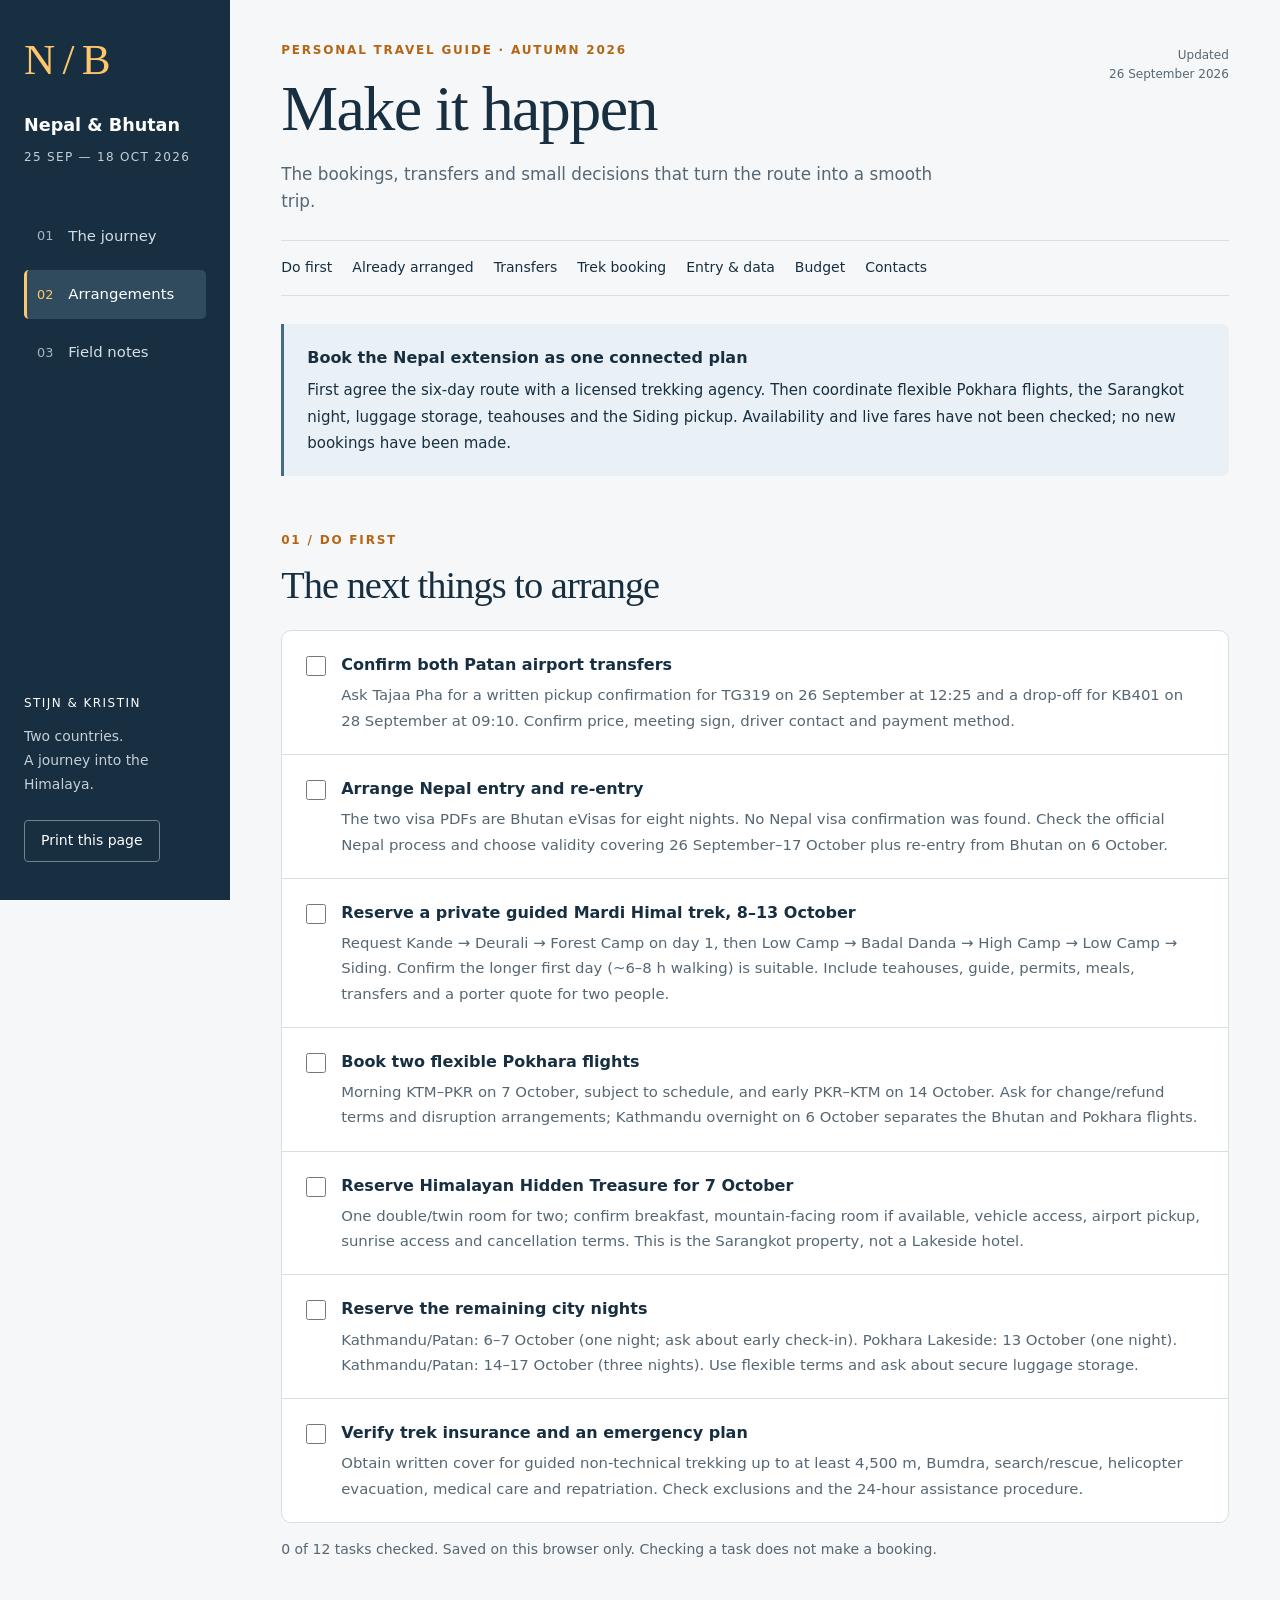
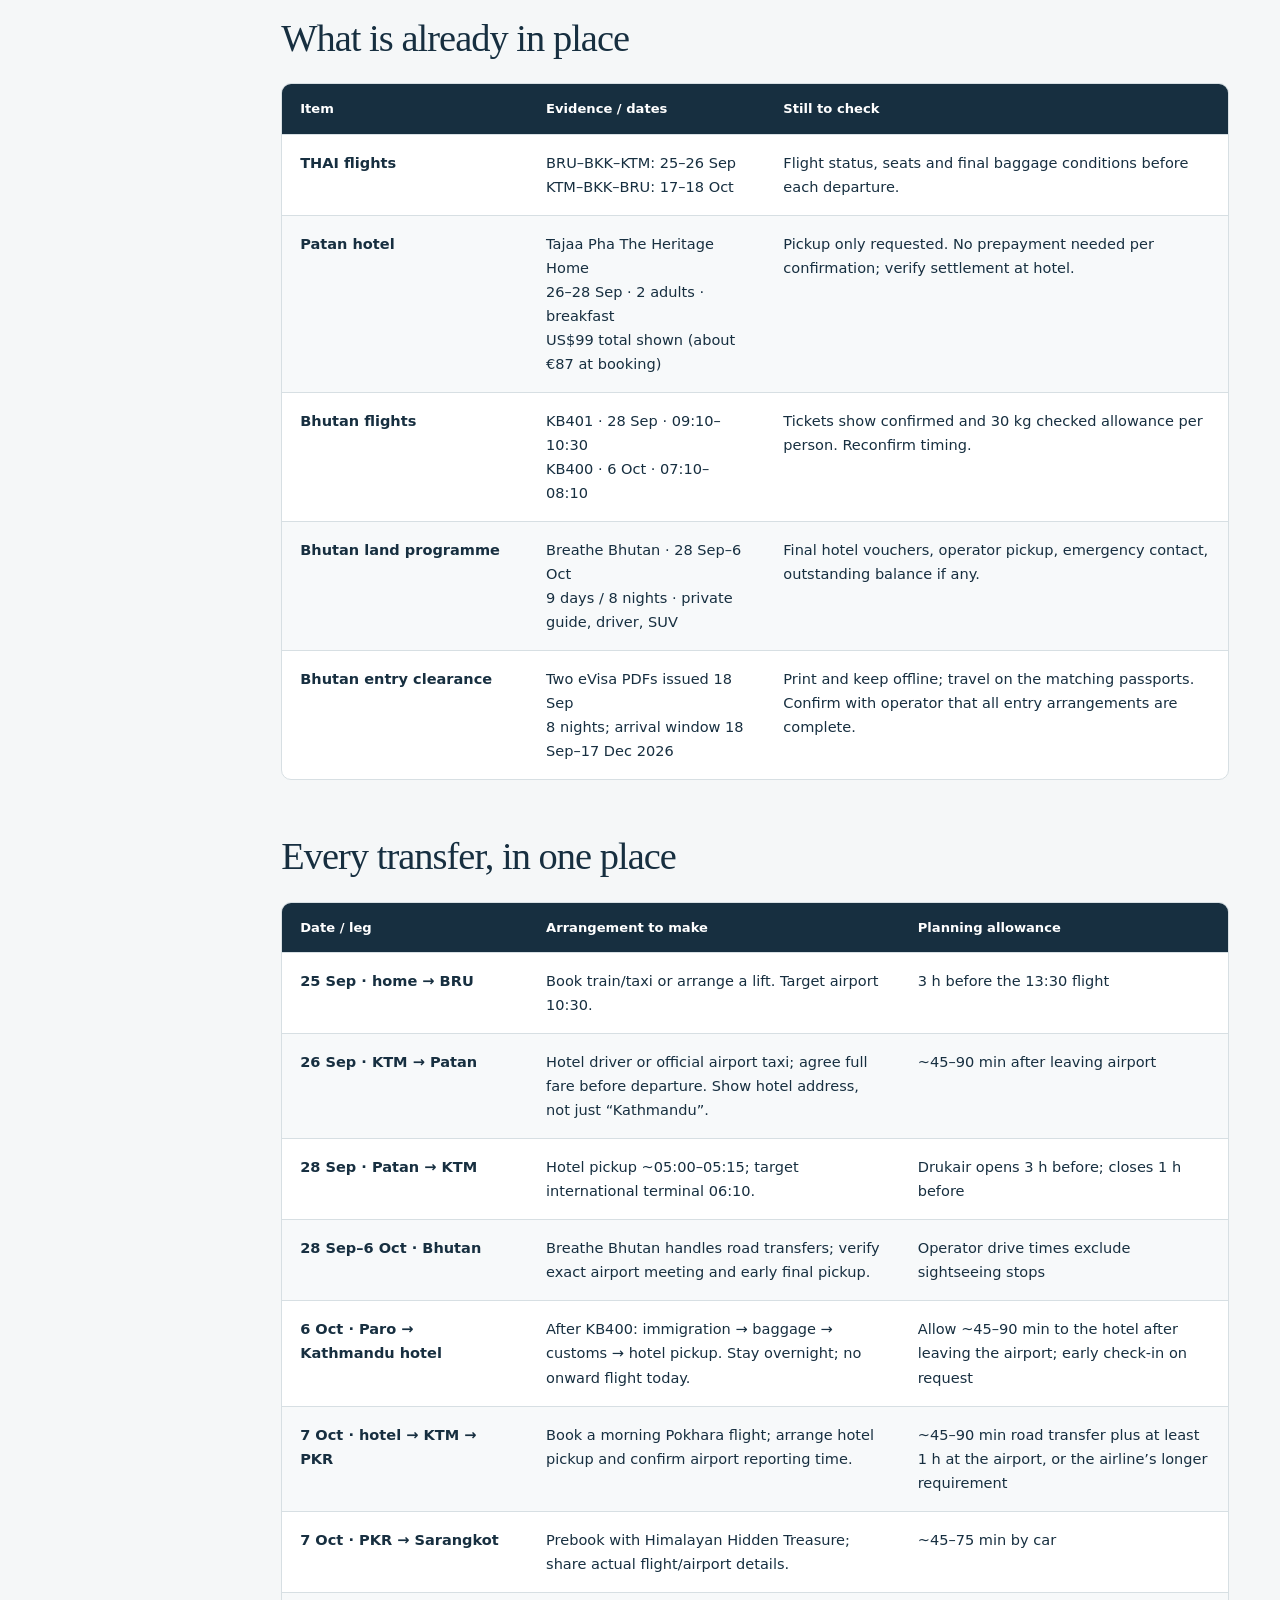
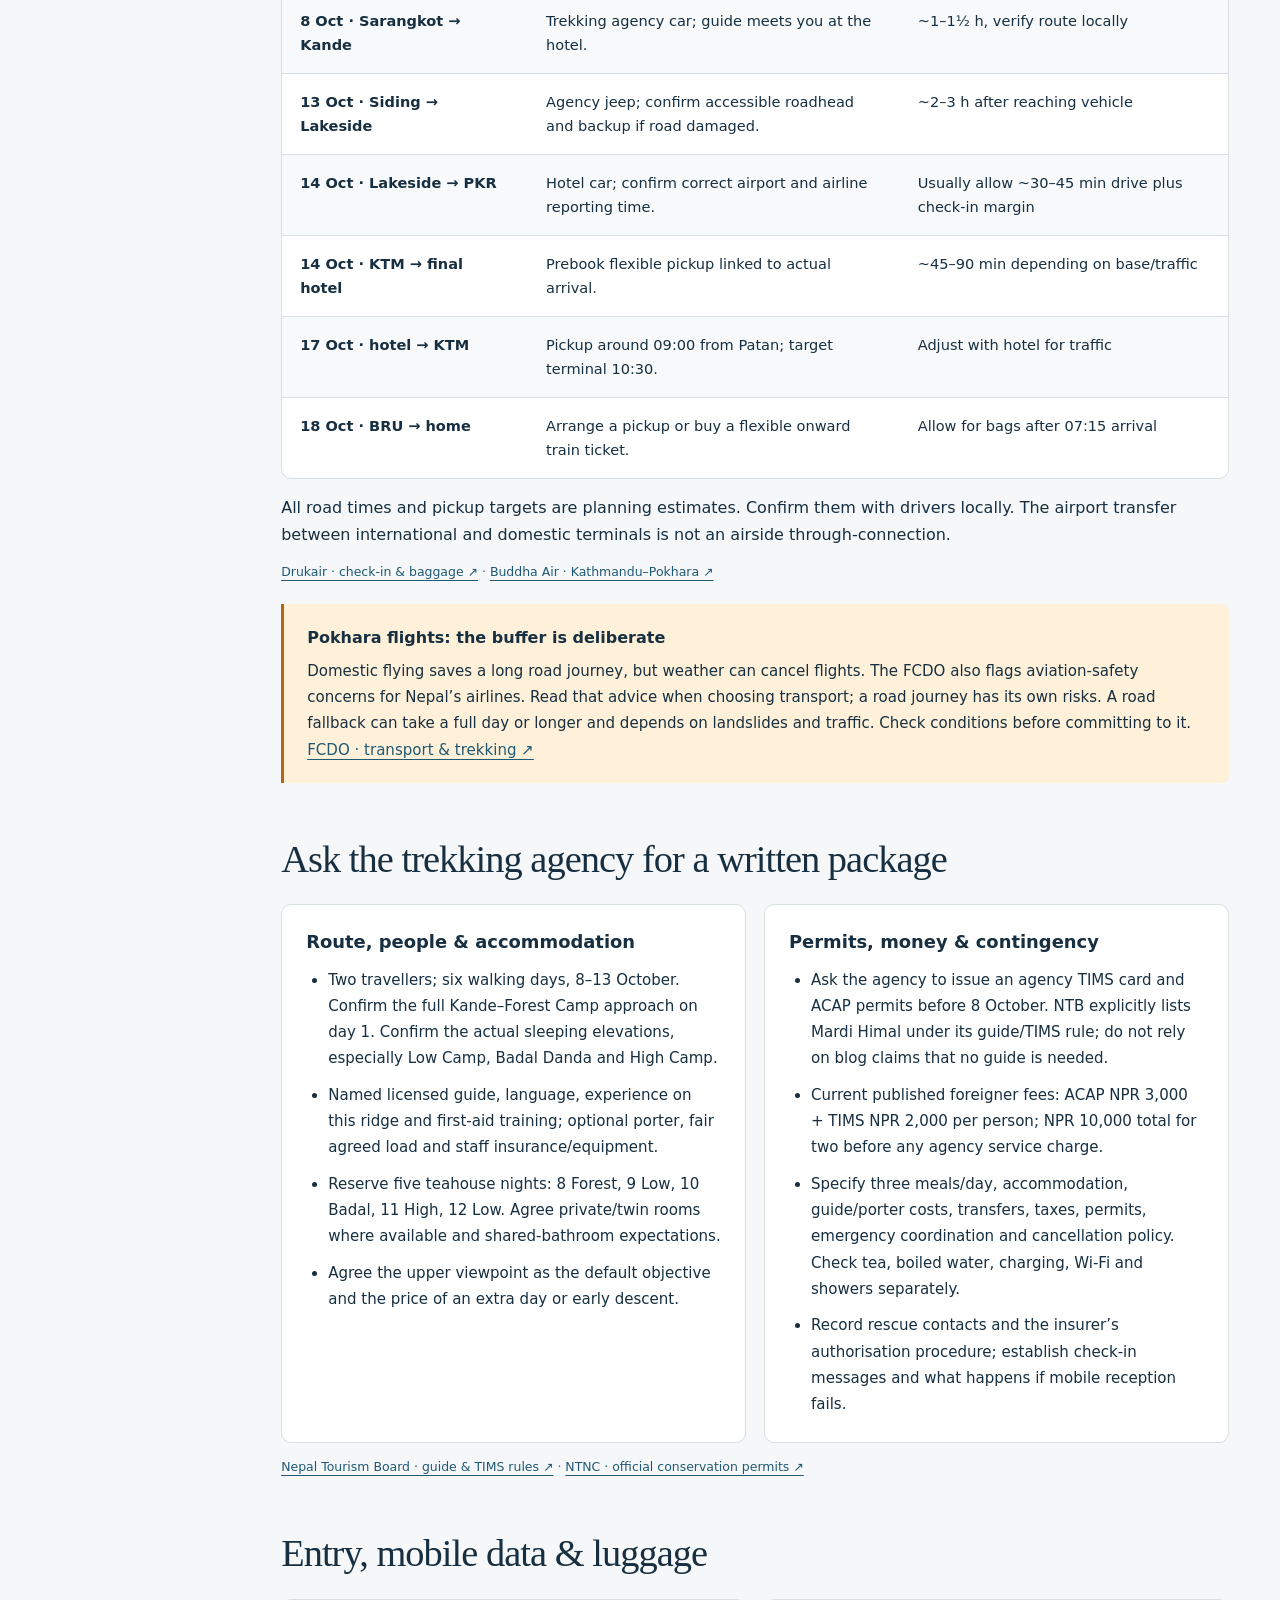
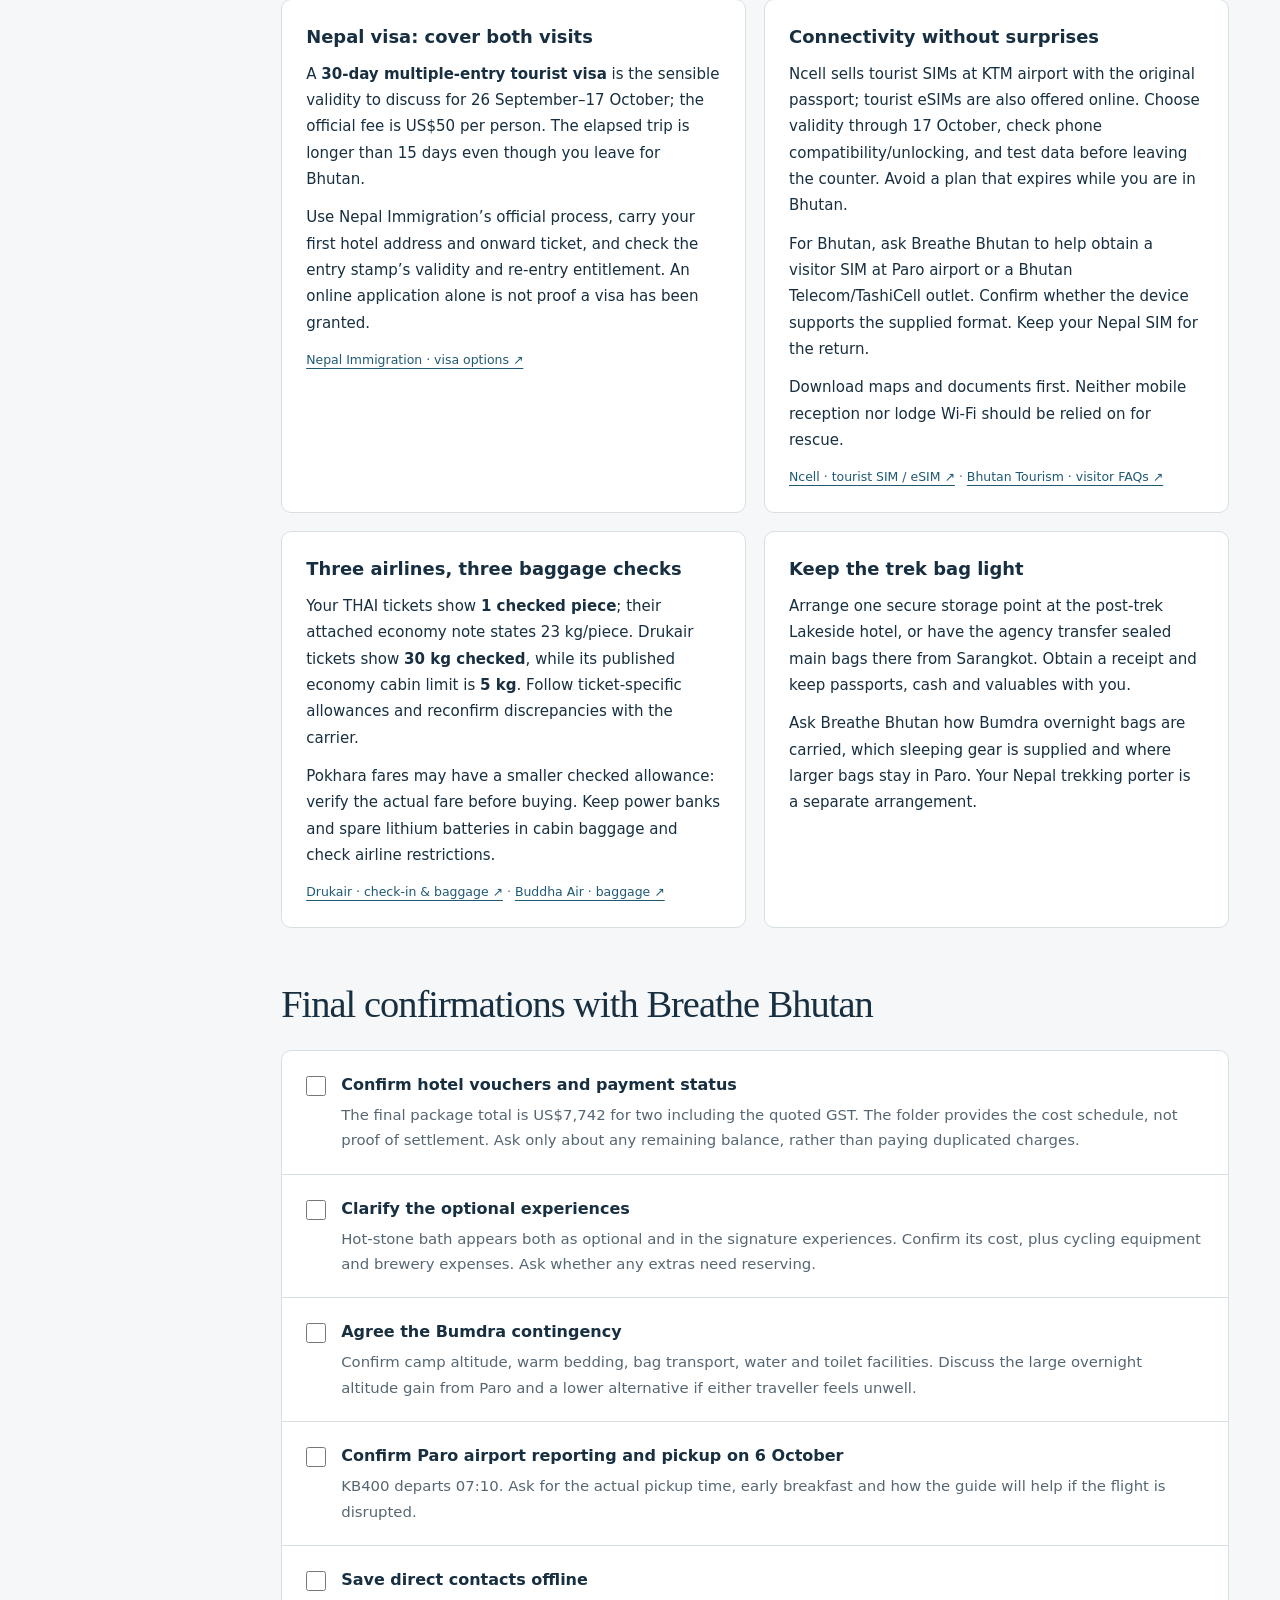
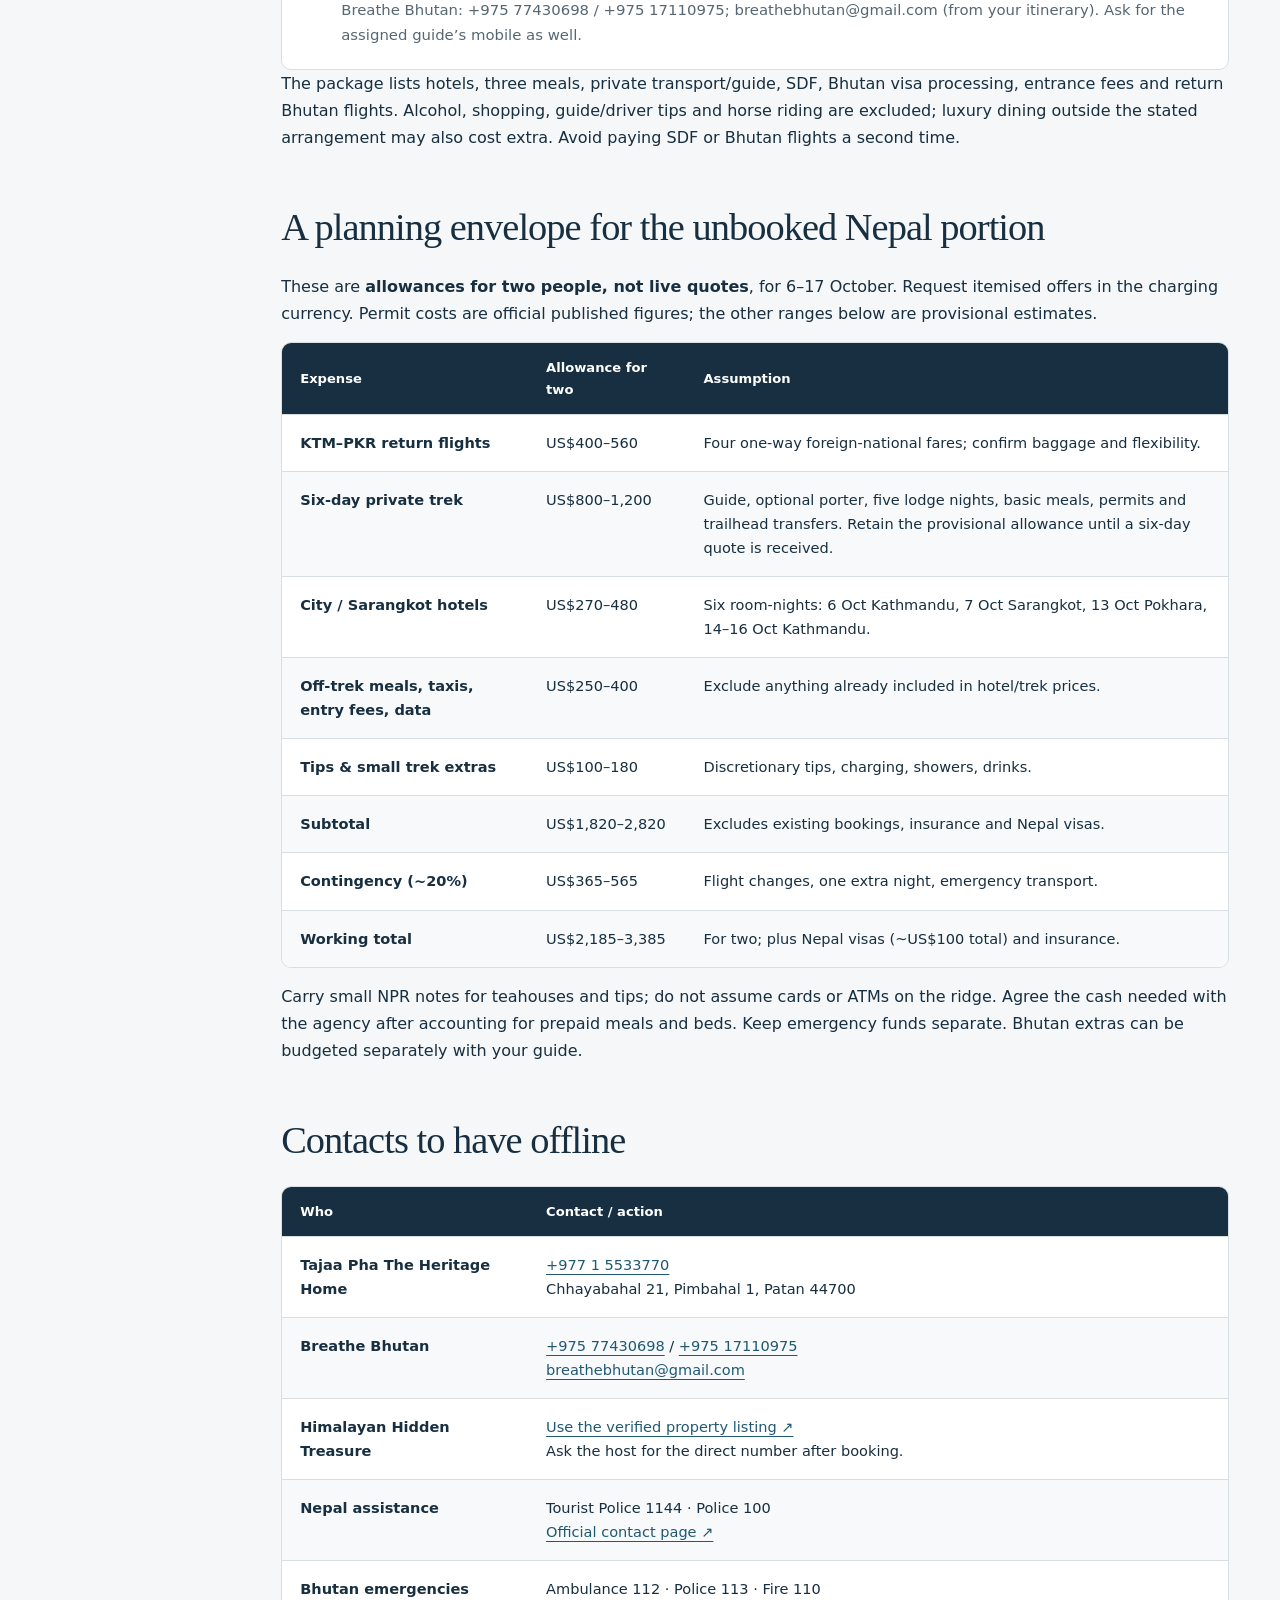
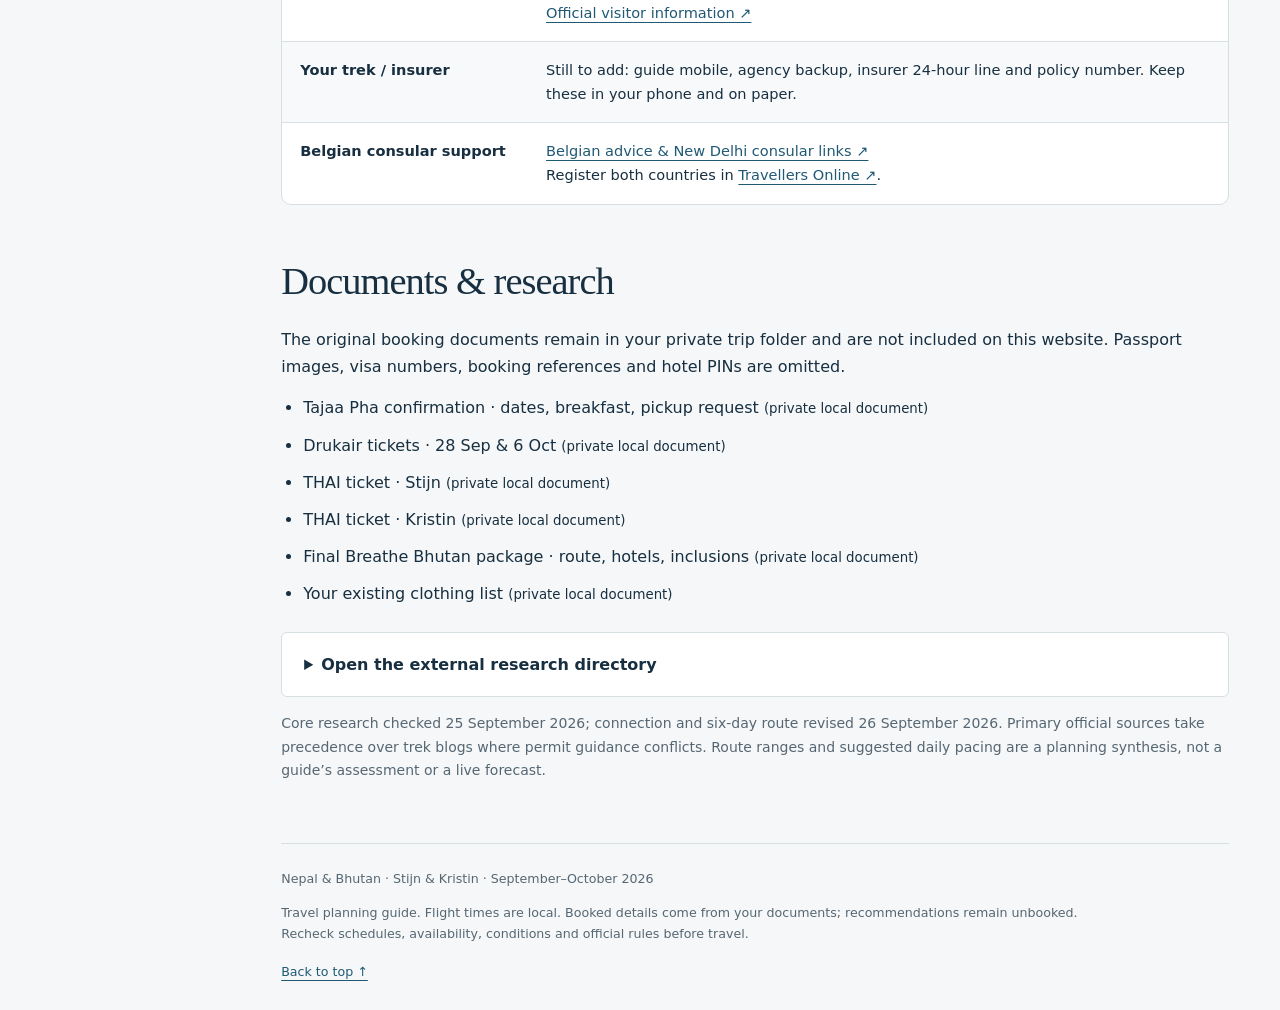
<file: arrangements.html>
<!doctype html><html lang="en"><head><meta name="robots" content="noindex, nofollow, noarchive, noimageindex"><meta charset="utf-8"><meta name="viewport" content="width=device-width,initial-scale=1"><meta name="description" content="The bookings, transfers and small decisions that turn the route into a smooth trip."><title>Make it happen · Nepal & Bhutan 2026</title><link rel="stylesheet" href="style.css"><link rel="icon" type="image/svg+xml" href="data:image/svg+xml,%3Csvg xmlns='http://www.w3.org/2000/svg' viewBox='0 0 40 40'%3E%3Crect width='40' height='40' rx='8' fill='%23172f40'/%3E%3Cpath d='M6 30L18 10l6 10 4-6 7 16' fill='none' stroke='%23ffc76d' stroke-width='3'/%3E%3C/svg%3E"><script src="script.js" defer></script></head><body><a class="skip" href="#main">Skip to content</a><div class="shell"><aside class="sidebar"><a class="brand" href="index.html"><span class="brand-mark">N / B</span><strong>Nepal & Bhutan</strong><span>25 SEP — 18 OCT 2026</span></a><nav aria-label="Main pages"><a href="index.html" ><span>01</span>The journey</a><a href="arrangements.html" aria-current="page"><span>02</span>Arrangements</a><a href="tips.html" ><span>03</span>Field notes</a></nav><div class="side-bottom"><p>STIJN & KRISTIN</p><p>Two countries.<br>A journey into the Himalaya.</p><button class="print" type="button">Print this page</button></div></aside><main id="main"><header class="page-heading"><div><p class="eyebrow">PERSONAL TRAVEL GUIDE · AUTUMN 2026</p><h1>Make it happen</h1><p class="intro">The bookings, transfers and small decisions that turn the route into a smooth trip.</p></div><span class="edition">Updated<br><strong>26 September 2026</strong></span></header><nav class="jump" aria-label="On this page"><a href="#urgent">Do first</a><a href="#confirmed">Already arranged</a><a href="#transport">Transfers</a><a href="#trekdetails">Trek booking</a><a href="#entrydata">Entry & data</a><a href="#budget">Budget</a><a href="#contacts">Contacts</a></nav><aside class="notice "><strong>Book the Nepal extension as one connected plan</strong><p>First agree the six-day route with a licensed trekking agency. Then coordinate flexible Pokhara flights, the Sarangkot night, luggage storage, teahouses and the Siding pickup. Availability and live fares have not been checked; no new bookings have been made.</p></aside><section id="urgent" class="section"><div class="section-title"><span class="eyebrow">01 / DO FIRST</span><h2>The next things to arrange</h2></div><div class="checklist"><label class="check"><input type="checkbox" data-task="pickup"><span><strong>Confirm both Patan airport transfers</strong><span>Ask Tajaa Pha for a written pickup confirmation for TG319 on 26 September at 12:25 and a drop-off for KB401 on 28 September at 09:10. Confirm price, meeting sign, driver contact and payment method.</span></span></label><label class="check"><input type="checkbox" data-task="nepalvisa"><span><strong>Arrange Nepal entry and re-entry</strong><span>The two visa PDFs are Bhutan eVisas for eight nights. No Nepal visa confirmation was found. Check the official Nepal process and choose validity covering 26 September–17 October plus re-entry from Bhutan on 6 October.</span></span></label><label class="check"><input type="checkbox" data-task="trek"><span><strong>Reserve a private guided Mardi Himal trek, 8–13 October</strong><span>Request Kande → Deurali → Forest Camp on day 1, then Low Camp → Badal Danda → High Camp → Low Camp → Siding. Confirm the longer first day (~6–8 h walking) is suitable. Include teahouses, guide, permits, meals, transfers and a porter quote for two people.</span></span></label><label class="check"><input type="checkbox" data-task="flights"><span><strong>Book two flexible Pokhara flights</strong><span>Morning KTM–PKR on 7 October, subject to schedule, and early PKR–KTM on 14 October. Ask for change/refund terms and disruption arrangements; Kathmandu overnight on 6 October separates the Bhutan and Pokhara flights.</span></span></label><label class="check"><input type="checkbox" data-task="sarangkot"><span><strong>Reserve Himalayan Hidden Treasure for 7 October</strong><span>One double/twin room for two; confirm breakfast, mountain-facing room if available, vehicle access, airport pickup, sunrise access and cancellation terms. This is the Sarangkot property, not a Lakeside hotel.</span></span></label><label class="check"><input type="checkbox" data-task="laststays"><span><strong>Reserve the remaining city nights</strong><span>Kathmandu/Patan: 6–7 October (one night; ask about early check-in). Pokhara Lakeside: 13 October (one night). Kathmandu/Patan: 14–17 October (three nights). Use flexible terms and ask about secure luggage storage.</span></span></label><label class="check"><input type="checkbox" data-task="cover"><span><strong>Verify trek insurance and an emergency plan</strong><span>Obtain written cover for guided non-technical trekking up to at least 4,500 m, Bumdra, search/rescue, helicopter evacuation, medical care and repatriation. Check exclusions and the 24-hour assistance procedure.</span></span></label></div><p class="muted" id="save-status" role="status">Checkboxes save on this browser only. They do not make bookings.</p></section><section id="confirmed" class="section"><div class="section-title"><span class="eyebrow"></span><h2>What is already in place</h2></div><div class="table-wrap"><table><thead><tr><th scope="col">Item</th><th scope="col">Evidence / dates</th><th scope="col">Still to check</th></tr></thead><tbody><tr><td>THAI flights</td><td>BRU–BKK–KTM: 25–26 Sep<br>KTM–BKK–BRU: 17–18 Oct</td><td>Flight status, seats and final baggage conditions before each departure.</td></tr><tr><td>Patan hotel</td><td>Tajaa Pha The Heritage Home<br>26–28 Sep · 2 adults · breakfast<br>US$99 total shown (about €87 at booking)</td><td>Pickup only requested. No prepayment needed per confirmation; verify settlement at hotel.</td></tr><tr><td>Bhutan flights</td><td>KB401 · 28 Sep · 09:10–10:30<br>KB400 · 6 Oct · 07:10–08:10</td><td>Tickets show confirmed and 30 kg checked allowance per person. Reconfirm timing.</td></tr><tr><td>Bhutan land programme</td><td>Breathe Bhutan · 28 Sep–6 Oct<br>9 days / 8 nights · private guide, driver, SUV</td><td>Final hotel vouchers, operator pickup, emergency contact, outstanding balance if any.</td></tr><tr><td>Bhutan entry clearance</td><td>Two eVisa PDFs issued 18 Sep<br>8 nights; arrival window 18 Sep–17 Dec 2026</td><td>Print and keep offline; travel on the matching passports. Confirm with operator that all entry arrangements are complete.</td></tr></tbody></table></div></section><section id="transport" class="section"><div class="section-title"><span class="eyebrow"></span><h2>Every transfer, in one place</h2></div><div class="table-wrap"><table><thead><tr><th scope="col">Date / leg</th><th scope="col">Arrangement to make</th><th scope="col">Planning allowance</th></tr></thead><tbody><tr><td>25 Sep · home → BRU</td><td>Book train/taxi or arrange a lift. Target airport 10:30.</td><td>3 h before the 13:30 flight</td></tr><tr><td>26 Sep · KTM → Patan</td><td>Hotel driver or official airport taxi; agree full fare before departure. Show hotel address, not just “Kathmandu”.</td><td>~45–90 min after leaving airport</td></tr><tr><td>28 Sep · Patan → KTM</td><td>Hotel pickup ~05:00–05:15; target international terminal 06:10.</td><td>Drukair opens 3 h before; closes 1 h before</td></tr><tr><td>28 Sep–6 Oct · Bhutan</td><td>Breathe Bhutan handles road transfers; verify exact airport meeting and early final pickup.</td><td>Operator drive times exclude sightseeing stops</td></tr><tr><td>6 Oct · Paro → Kathmandu hotel</td><td>After KB400: immigration → baggage → customs → hotel pickup. Stay overnight; no onward flight today.</td><td>Allow ~45–90 min to the hotel after leaving the airport; early check-in on request</td></tr><tr><td>7 Oct · hotel → KTM → PKR</td><td>Book a morning Pokhara flight; arrange hotel pickup and confirm airport reporting time.</td><td>~45–90 min road transfer plus at least 1 h at the airport, or the airline’s longer requirement</td></tr><tr><td>7 Oct · PKR → Sarangkot</td><td>Prebook with Himalayan Hidden Treasure; share actual flight/airport details.</td><td>~45–75 min by car</td></tr><tr><td>8 Oct · Sarangkot → Kande</td><td>Trekking agency car; guide meets you at the hotel.</td><td>~1–1½ h, verify route locally</td></tr><tr><td>13 Oct · Siding → Lakeside</td><td>Agency jeep; confirm accessible roadhead and backup if road damaged.</td><td>~2–3 h after reaching vehicle</td></tr><tr><td>14 Oct · Lakeside → PKR</td><td>Hotel car; confirm correct airport and airline reporting time.</td><td>Usually allow ~30–45 min drive plus check-in margin</td></tr><tr><td>14 Oct · KTM → final hotel</td><td>Prebook flexible pickup linked to actual arrival.</td><td>~45–90 min depending on base/traffic</td></tr><tr><td>17 Oct · hotel → KTM</td><td>Pickup around 09:00 from Patan; target terminal 10:30.</td><td>Adjust with hotel for traffic</td></tr><tr><td>18 Oct · BRU → home</td><td>Arrange a pickup or buy a flexible onward train ticket.</td><td>Allow for bags after 07:15 arrival</td></tr></tbody></table></div><p>All road times and pickup targets are planning estimates. Confirm them with drivers locally. The airport transfer between international and domestic terminals is not an airside through-connection.</p><p class="sources"><a href="https://drukair.com.bt/experience/before-you-fly/baggage-allowance/" target="_blank" rel="noopener">Drukair · check-in & baggage ↗</a> · <a href="https://www.buddhaair.com/flight-routes/flights-from-kathmandu-to-pokhara" target="_blank" rel="noopener">Buddha Air · Kathmandu–Pokhara ↗</a></p></section><aside class="notice amber"><strong>Pokhara flights: the buffer is deliberate</strong><p>Domestic flying saves a long road journey, but weather can cancel flights. The FCDO also flags aviation-safety concerns for Nepal’s airlines. Read that advice when choosing transport; a road journey has its own risks. A road fallback can take a full day or longer and depends on landslides and traffic. Check conditions before committing to it. <a href="https://www.gov.uk/foreign-travel-advice/nepal/safety-and-security" target="_blank" rel="noopener">FCDO · transport & trekking ↗</a></p></aside><section id="trekdetails" class="section"><div class="section-title"><span class="eyebrow"></span><h2>Ask the trekking agency for a written package</h2></div><div class="grid two"><article class="panel"><h3>Route, people & accommodation</h3><ul><li>Two travellers; six walking days, 8–13 October. Confirm the full Kande–Forest Camp approach on day 1. Confirm the actual sleeping elevations, especially Low Camp, Badal Danda and High Camp.</li><li>Named licensed guide, language, experience on this ridge and first-aid training; optional porter, fair agreed load and staff insurance/equipment.</li><li>Reserve five teahouse nights: 8 Forest, 9 Low, 10 Badal, 11 High, 12 Low. Agree private/twin rooms where available and shared-bathroom expectations.</li><li>Agree the upper viewpoint as the default objective and the price of an extra day or early descent.</li></ul></article><article class="panel"><h3>Permits, money & contingency</h3><ul><li>Ask the agency to issue an agency TIMS card and ACAP permits before 8 October. NTB explicitly lists Mardi Himal under its guide/TIMS rule; do not rely on blog claims that no guide is needed.</li><li>Current published foreigner fees: ACAP NPR 3,000 + TIMS NPR 2,000 per person; NPR 10,000 total for two before any agency service charge.</li><li>Specify three meals/day, accommodation, guide/porter costs, transfers, taxes, permits, emergency coordination and cancellation policy. Check tea, boiled water, charging, Wi-Fi and showers separately.</li><li>Record rescue contacts and the insurer’s authorisation procedure; establish check-in messages and what happens if mobile reception fails.</li></ul></article></div><p class="sources"><a href="https://ntb.gov.np/plan-your-trip/before-you-come/tims-card" target="_blank" rel="noopener">Nepal Tourism Board · guide & TIMS rules ↗</a> · <a href="https://epermit.ntnc.org.np/" target="_blank" rel="noopener">NTNC · official conservation permits ↗</a></p></section><section id="entrydata" class="section"><div class="section-title"><span class="eyebrow"></span><h2>Entry, mobile data & luggage</h2></div><div class="grid two"><article class="panel"><h3>Nepal visa: cover both visits</h3><p>A <strong>30-day multiple-entry tourist visa</strong> is the sensible validity to discuss for 26 September–17 October; the official fee is US$50 per person. The elapsed trip is longer than 15 days even though you leave for Bhutan.</p><p>Use Nepal Immigration’s official process, carry your first hotel address and onward ticket, and check the entry stamp’s validity and re-entry entitlement. An online application alone is not proof a visa has been granted.</p><p class="sources"><a href="https://immigration.gov.np/eta-visa-nepal" target="_blank" rel="noopener">Nepal Immigration · visa options ↗</a></p></article><article class="panel"><h3>Connectivity without surprises</h3><p>Ncell sells tourist SIMs at KTM airport with the original passport; tourist eSIMs are also offered online. Choose validity through 17 October, check phone compatibility/unlocking, and test data before leaving the counter. Avoid a plan that expires while you are in Bhutan.</p><p>For Bhutan, ask Breathe Bhutan to help obtain a visitor SIM at Paro airport or a Bhutan Telecom/TashiCell outlet. Confirm whether the device supports the supplied format. Keep your Nepal SIM for the return.</p><p>Download maps and documents first. Neither mobile reception nor lodge Wi-Fi should be relied on for rescue.</p><p class="sources"><a href="https://www.ncell.com.np/en/individual/get-started/touristpro-explorer" target="_blank" rel="noopener">Ncell · tourist SIM / eSIM ↗</a> · <a href="https://bhutan.travel/faqs" target="_blank" rel="noopener">Bhutan Tourism · visitor FAQs ↗</a></p></article><article class="panel"><h3>Three airlines, three baggage checks</h3><p>Your THAI tickets show <strong>1 checked piece</strong>; their attached economy note states 23 kg/piece. Drukair tickets show <strong>30 kg checked</strong>, while its published economy cabin limit is <strong>5 kg</strong>. Follow ticket-specific allowances and reconfirm discrepancies with the carrier.</p><p>Pokhara fares may have a smaller checked allowance: verify the actual fare before buying. Keep power banks and spare lithium batteries in cabin baggage and check airline restrictions.</p><p class="sources"><a href="https://drukair.com.bt/experience/before-you-fly/baggage-allowance/" target="_blank" rel="noopener">Drukair · check-in & baggage ↗</a> · <a href="https://www.buddhaair.com/detail/baggage" target="_blank" rel="noopener">Buddha Air · baggage ↗</a></p></article><article class="panel"><h3>Keep the trek bag light</h3><p>Arrange one secure storage point at the post-trek Lakeside hotel, or have the agency transfer sealed main bags there from Sarangkot. Obtain a receipt and keep passports, cash and valuables with you.</p><p>Ask Breathe Bhutan how Bumdra overnight bags are carried, which sleeping gear is supplied and where larger bags stay in Paro. Your Nepal trekking porter is a separate arrangement.</p></article></div></section><section id="operator" class="section"><div class="section-title"><span class="eyebrow"></span><h2>Final confirmations with Breathe Bhutan</h2></div><div class="checklist"><label class="check"><input type="checkbox" data-task="bb-vouchers"><span><strong>Confirm hotel vouchers and payment status</strong><span>The final package total is US$7,742 for two including the quoted GST. The folder provides the cost schedule, not proof of settlement. Ask only about any remaining balance, rather than paying duplicated charges.</span></span></label><label class="check"><input type="checkbox" data-task="bb-scope"><span><strong>Clarify the optional experiences</strong><span>Hot-stone bath appears both as optional and in the signature experiences. Confirm its cost, plus cycling equipment and brewery expenses. Ask whether any extras need reserving.</span></span></label><label class="check"><input type="checkbox" data-task="bb-altitude"><span><strong>Agree the Bumdra contingency</strong><span>Confirm camp altitude, warm bedding, bag transport, water and toilet facilities. Discuss the large overnight altitude gain from Paro and a lower alternative if either traveller feels unwell.</span></span></label><label class="check"><input type="checkbox" data-task="bb-flight"><span><strong>Confirm Paro airport reporting and pickup on 6 October</strong><span>KB400 departs 07:10. Ask for the actual pickup time, early breakfast and how the guide will help if the flight is disrupted.</span></span></label><label class="check"><input type="checkbox" data-task="bb-contact"><span><strong>Save direct contacts offline</strong><span>Breathe Bhutan: +975 77430698 / +975 17110975; breathebhutan@gmail.com (from your itinerary). Ask for the assigned guide’s mobile as well.</span></span></label></div><p>The package lists hotels, three meals, private transport/guide, SDF, Bhutan visa processing, entrance fees and return Bhutan flights. Alcohol, shopping, guide/driver tips and horse riding are excluded; luxury dining outside the stated arrangement may also cost extra. Avoid paying SDF or Bhutan flights a second time.</p></section><section id="budget" class="section"><div class="section-title"><span class="eyebrow"></span><h2>A planning envelope for the unbooked Nepal portion</h2></div><p>These are <strong>allowances for two people, not live quotes</strong>, for 6–17 October. Request itemised offers in the charging currency. Permit costs are official published figures; the other ranges below are provisional estimates.</p><div class="table-wrap"><table><thead><tr><th scope="col">Expense</th><th scope="col">Allowance for two</th><th scope="col">Assumption</th></tr></thead><tbody><tr><td>KTM–PKR return flights</td><td>US$400–560</td><td>Four one-way foreign-national fares; confirm baggage and flexibility.</td></tr><tr><td>Six-day private trek</td><td>US$800–1,200</td><td>Guide, optional porter, five lodge nights, basic meals, permits and trailhead transfers. Retain the provisional allowance until a six-day quote is received.</td></tr><tr><td>City / Sarangkot hotels</td><td>US$270–480</td><td>Six room-nights: 6 Oct Kathmandu, 7 Oct Sarangkot, 13 Oct Pokhara, 14–16 Oct Kathmandu.</td></tr><tr><td>Off-trek meals, taxis, entry fees, data</td><td>US$250–400</td><td>Exclude anything already included in hotel/trek prices.</td></tr><tr><td>Tips & small trek extras</td><td>US$100–180</td><td>Discretionary tips, charging, showers, drinks.</td></tr><tr><td>Subtotal</td><td>US$1,820–2,820</td><td>Excludes existing bookings, insurance and Nepal visas.</td></tr><tr><td>Contingency (~20%)</td><td>US$365–565</td><td>Flight changes, one extra night, emergency transport.</td></tr><tr><td>Working total</td><td>US$2,185–3,385</td><td>For two; plus Nepal visas (~US$100 total) and insurance.</td></tr></tbody></table></div><p>Carry small NPR notes for teahouses and tips; do not assume cards or ATMs on the ridge. Agree the cash needed with the agency after accounting for prepaid meals and beds. Keep emergency funds separate. Bhutan extras can be budgeted separately with your guide.</p></section><section id="contacts" class="section"><div class="section-title"><span class="eyebrow"></span><h2>Contacts to have offline</h2></div><div class="table-wrap"><table><thead><tr><th scope="col">Who</th><th scope="col">Contact / action</th></tr></thead><tbody><tr><td>Tajaa Pha The Heritage Home</td><td><a href="tel:+97715533770">+977 1 5533770</a><br>Chhayabahal 21, Pimbahal 1, Patan 44700</td></tr><tr><td>Breathe Bhutan</td><td><a href="tel:+97577430698">+975 77430698</a> / <a href="tel:+97517110975">+975 17110975</a><br><a href="mailto:breathebhutan@gmail.com">breathebhutan@gmail.com</a></td></tr><tr><td>Himalayan Hidden Treasure</td><td><a href="https://www.booking.com/hotel/np/himalayan-hidden-treasure.html" target="_blank" rel="noopener">Use the verified property listing ↗</a><br>Ask the host for the direct number after booking.</td></tr><tr><td>Nepal assistance</td><td>Tourist Police 1144 · Police 100<br><a href="https://ntb.gov.np/plan-your-trip/before-you-come/tourist-police" target="_blank" rel="noopener">Official contact page ↗</a></td></tr><tr><td>Bhutan emergencies</td><td>Ambulance 112 · Police 113 · Fire 110<br><a href="https://bhutan.travel/faqs" target="_blank" rel="noopener">Official visitor information ↗</a></td></tr><tr><td>Your trek / insurer</td><td>Still to add: guide mobile, agency backup, insurer 24-hour line and policy number. Keep these in your phone and on paper.</td></tr><tr><td>Belgian consular support</td><td><a href="https://diplomatie.belgium.be/nl/landen/nepal/reizen-naar-nepal-reisadvies/laatste-update-nepal" target="_blank" rel="noopener">Belgian advice & New Delhi consular links ↗</a><br>Register both countries in <a href="https://travellersonline.diplomatie.be/" target="_blank" rel="noopener">Travellers Online ↗</a>.</td></tr></tbody></table></div></section><section id="documents" class="section"><div class="section-title"><span class="eyebrow"></span><h2>Documents & research</h2></div><p>The original booking documents remain in your private trip folder and are not included on this website. Passport images, visa numbers, booking references and hotel PINs are omitted.</p><ul><li><span>Tajaa Pha confirmation · dates, breakfast, pickup request <small>(private local document)</small></span></li><li><span>Drukair tickets · 28 Sep & 6 Oct <small>(private local document)</small></span></li><li><span>THAI ticket · Stijn <small>(private local document)</small></span></li><li><span>THAI ticket · Kristin <small>(private local document)</small></span></li><li><span>Final Breathe Bhutan package · route, hotels, inclusions <small>(private local document)</small></span></li><li><span>Your existing clothing list <small>(private local document)</small></span></li></ul><details><summary>Open the external research directory</summary><div class="source-list"><p><a href="https://ntb.gov.np/plan-your-trip/before-you-come/tims-card" target="_blank" rel="noopener">Nepal Tourism Board · guide & TIMS rules ↗</a></p><p><a href="https://epermit.ntnc.org.np/" target="_blank" rel="noopener">NTNC · official conservation permits ↗</a></p><p><a href="https://www.cdc.gov/yellow-book/hcp/environmental-hazards-risks/high-altitude-travel-and-altitude-illness.html" target="_blank" rel="noopener">CDC · altitude guidance ↗</a></p><p><a href="https://mantramountain.com/guides/mardi-himal" target="_blank" rel="noopener">Mardi Himal · route & camps ↗</a></p><p><a href="https://www.booking.com/hotel/np/himalayan-hidden-treasure.html" target="_blank" rel="noopener">Himalayan Hidden Treasure · listing ↗</a></p><p><a href="https://immigration.gov.np/eta-visa-nepal" target="_blank" rel="noopener">Nepal Immigration · visa options ↗</a></p><p><a href="https://www.ncell.com.np/en/individual/get-started/touristpro-explorer" target="_blank" rel="noopener">Ncell · tourist SIM / eSIM ↗</a></p><p><a href="https://bhutan.travel/faqs" target="_blank" rel="noopener">Bhutan Tourism · visitor FAQs ↗</a></p><p><a href="https://www.buddhaair.com/flight-routes/flights-from-kathmandu-to-pokhara" target="_blank" rel="noopener">Buddha Air · Kathmandu–Pokhara ↗</a></p><p><a href="https://www.buddhaair.com/detail/baggage" target="_blank" rel="noopener">Buddha Air · baggage ↗</a></p><p><a href="https://drukair.com.bt/experience/before-you-fly/baggage-allowance/" target="_blank" rel="noopener">Drukair · check-in & baggage ↗</a></p><p><a href="https://rspnbhutan.org/phobjikha-valley-bids-adieu-to-the-black-necked-cranes/" target="_blank" rel="noopener">RSPN · seasonal crane migration ↗</a></p><p><a href="https://trade.ntb.gov.np/travel-essentials/cultural-etiquette/" target="_blank" rel="noopener">Nepal Tourism Board · etiquette ↗</a></p><p><a href="https://bhutan.travel/journal/editorial/the-diverse-and-delicious-food-of-bhutan" target="_blank" rel="noopener">Bhutan Tourism · food ↗</a></p><p><a href="https://trade.ntb.gov.np/tourist-destination/around-kathmandu/" target="_blank" rel="noopener">Nepal Tourism Board · Kathmandu Valley ↗</a></p><p><a href="https://ntb.gov.np/plan-your-trip/before-you-come/heritage-site-entry-fees" target="_blank" rel="noopener">Nepal Tourism Board · heritage fees ↗</a></p><p><a href="https://diplomatie.belgium.be/nl/landen/nepal/reizen-naar-nepal-reisadvies/laatste-update-nepal" target="_blank" rel="noopener">Belgian Foreign Affairs · current Nepal advice ↗</a></p><p><a href="https://www.gov.uk/foreign-travel-advice/nepal/safety-and-security" target="_blank" rel="noopener">FCDO · transport & trekking ↗</a></p><p><a href="https://wwwnc.cdc.gov/travel/destinations/traveler/none/nepal" target="_blank" rel="noopener">CDC · Nepal travel health ↗</a></p><p><a href="https://wwwnc.cdc.gov/travel/destinations/traveler/none/bhutan" target="_blank" rel="noopener">CDC · Bhutan travel health ↗</a></p><p><a href="https://ntb.gov.np/plan-your-trip/before-you-come/tourist-police" target="_blank" rel="noopener">Nepal Tourism Board · emergency contacts ↗</a></p><p><a href="https://patanmuseum.gov.np/" target="_blank" rel="noopener">Patan Museum ↗</a></p><p><a href="https://wildwomenexpeditions.com/wp-content/uploads/2024/02/Bhutan-Hiking-Adventure-01.30.2024.pdf" target="_blank" rel="noopener">Bumdra · published campsite elevation ↗</a></p></div></details><p class="muted">Core research checked 25 September 2026; connection and six-day route revised 26 September 2026. Primary official sources take precedence over trek blogs where permit guidance conflicts. Route ranges and suggested daily pacing are a planning synthesis, not a guide’s assessment or a live forecast.</p></section><footer><p>Nepal & Bhutan · Stijn & Kristin · September–October 2026</p><p>Travel planning guide. Flight times are local. Booked details come from your documents; recommendations remain unbooked. Recheck schedules, availability, conditions and official rules before travel.</p><a href="#main">Back to top ↑</a></footer></main></div></body></html>
</file>
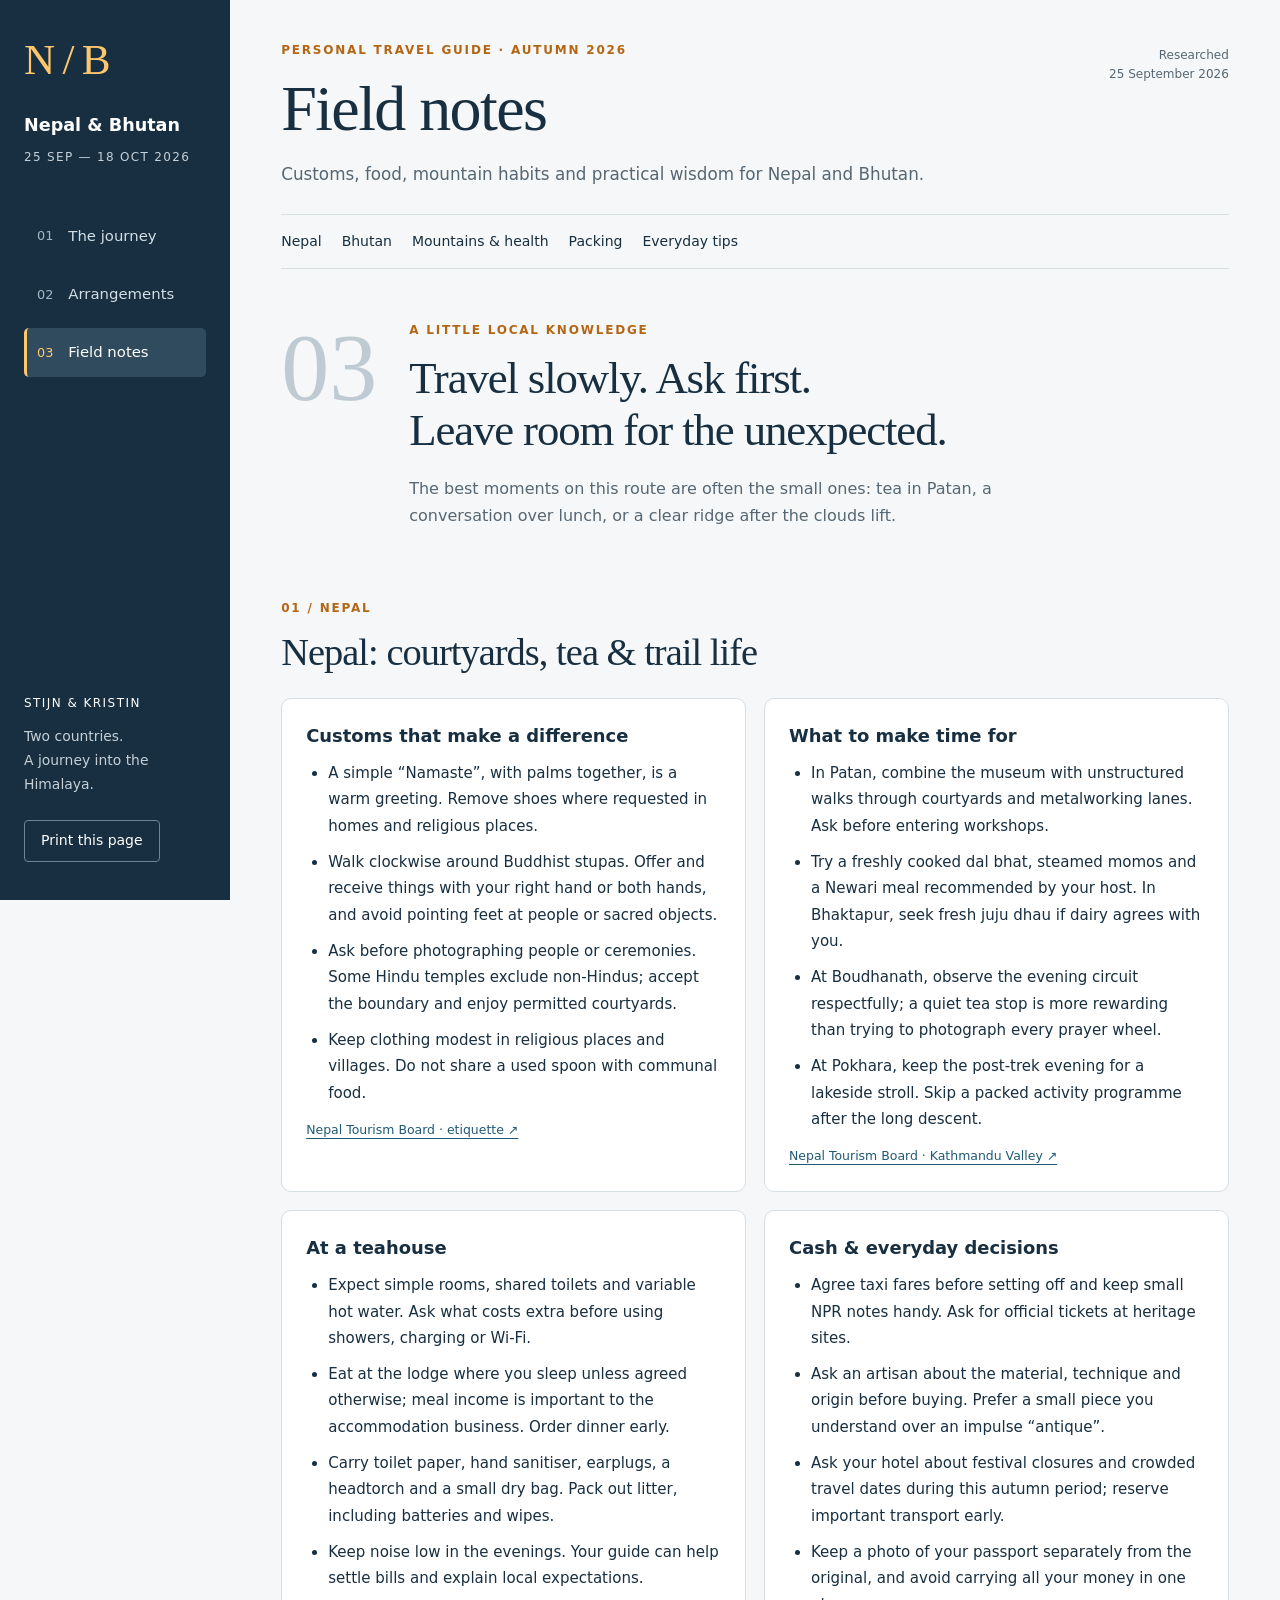
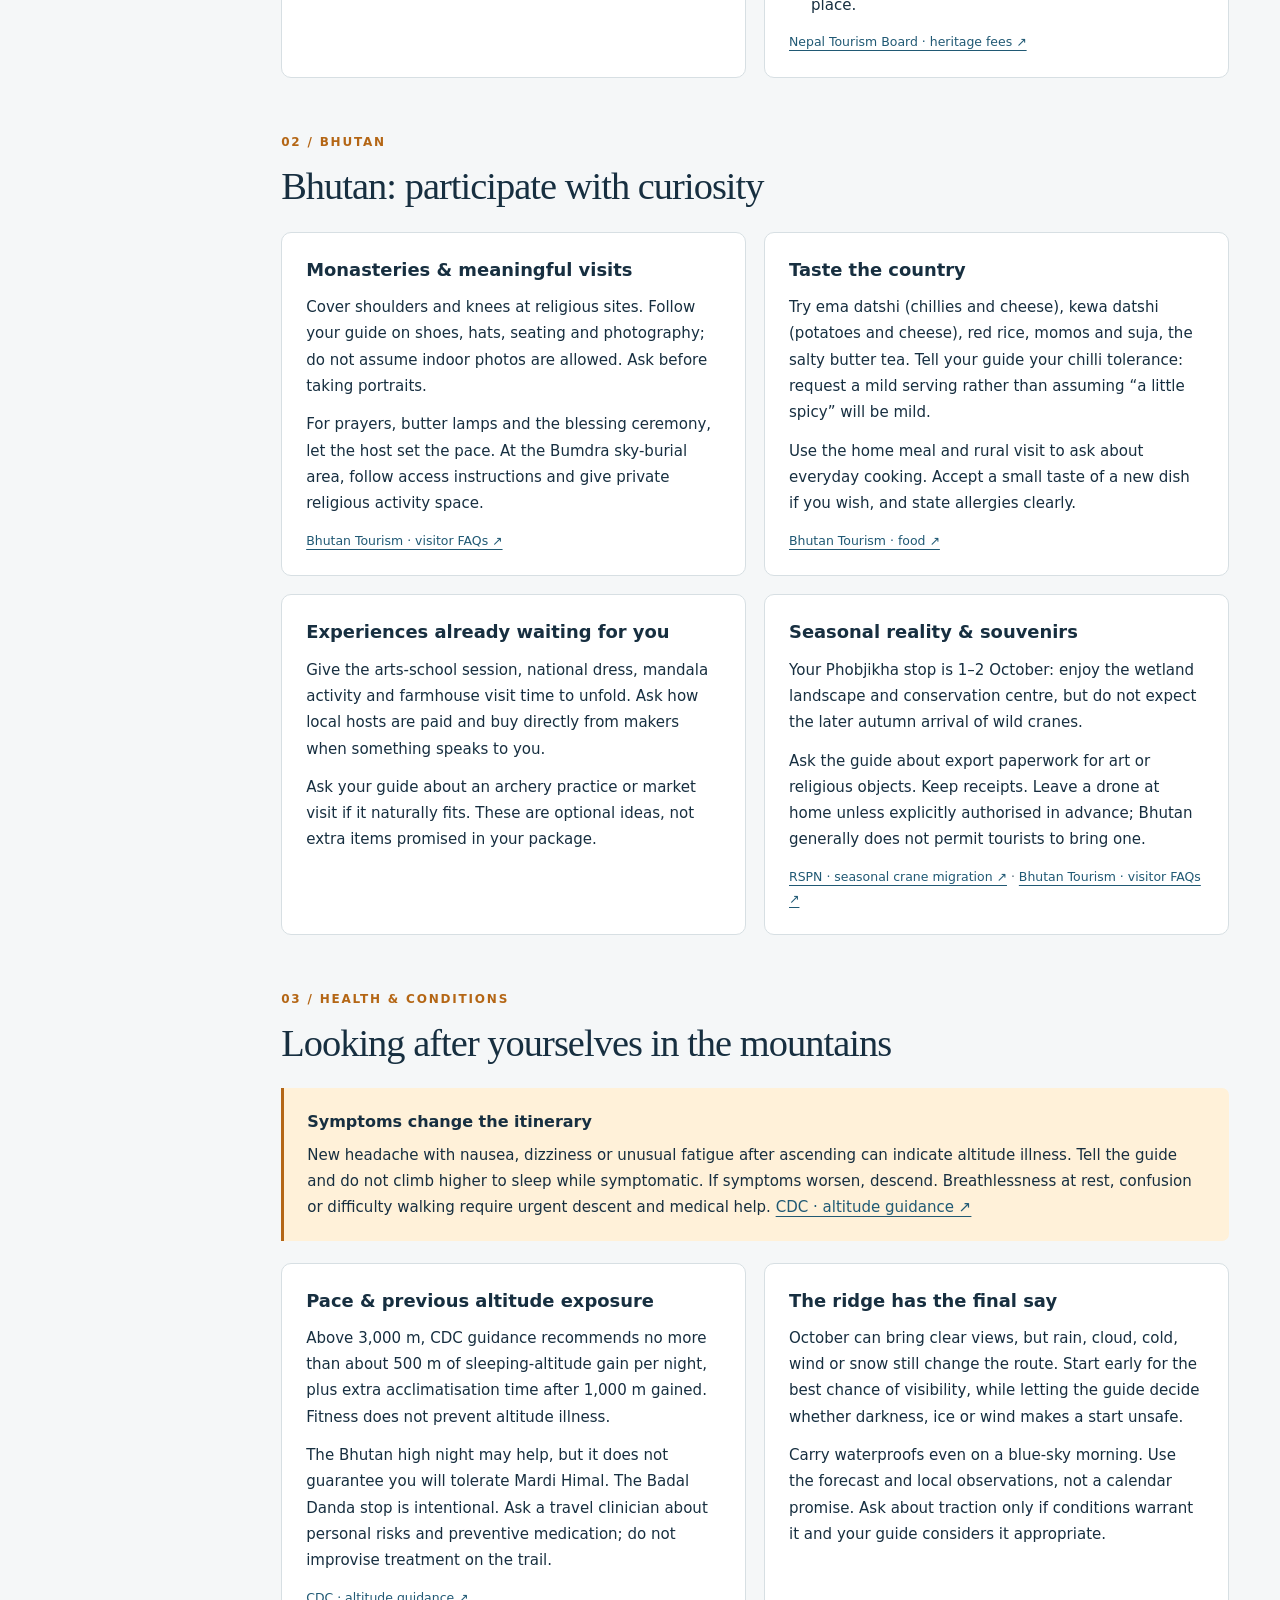
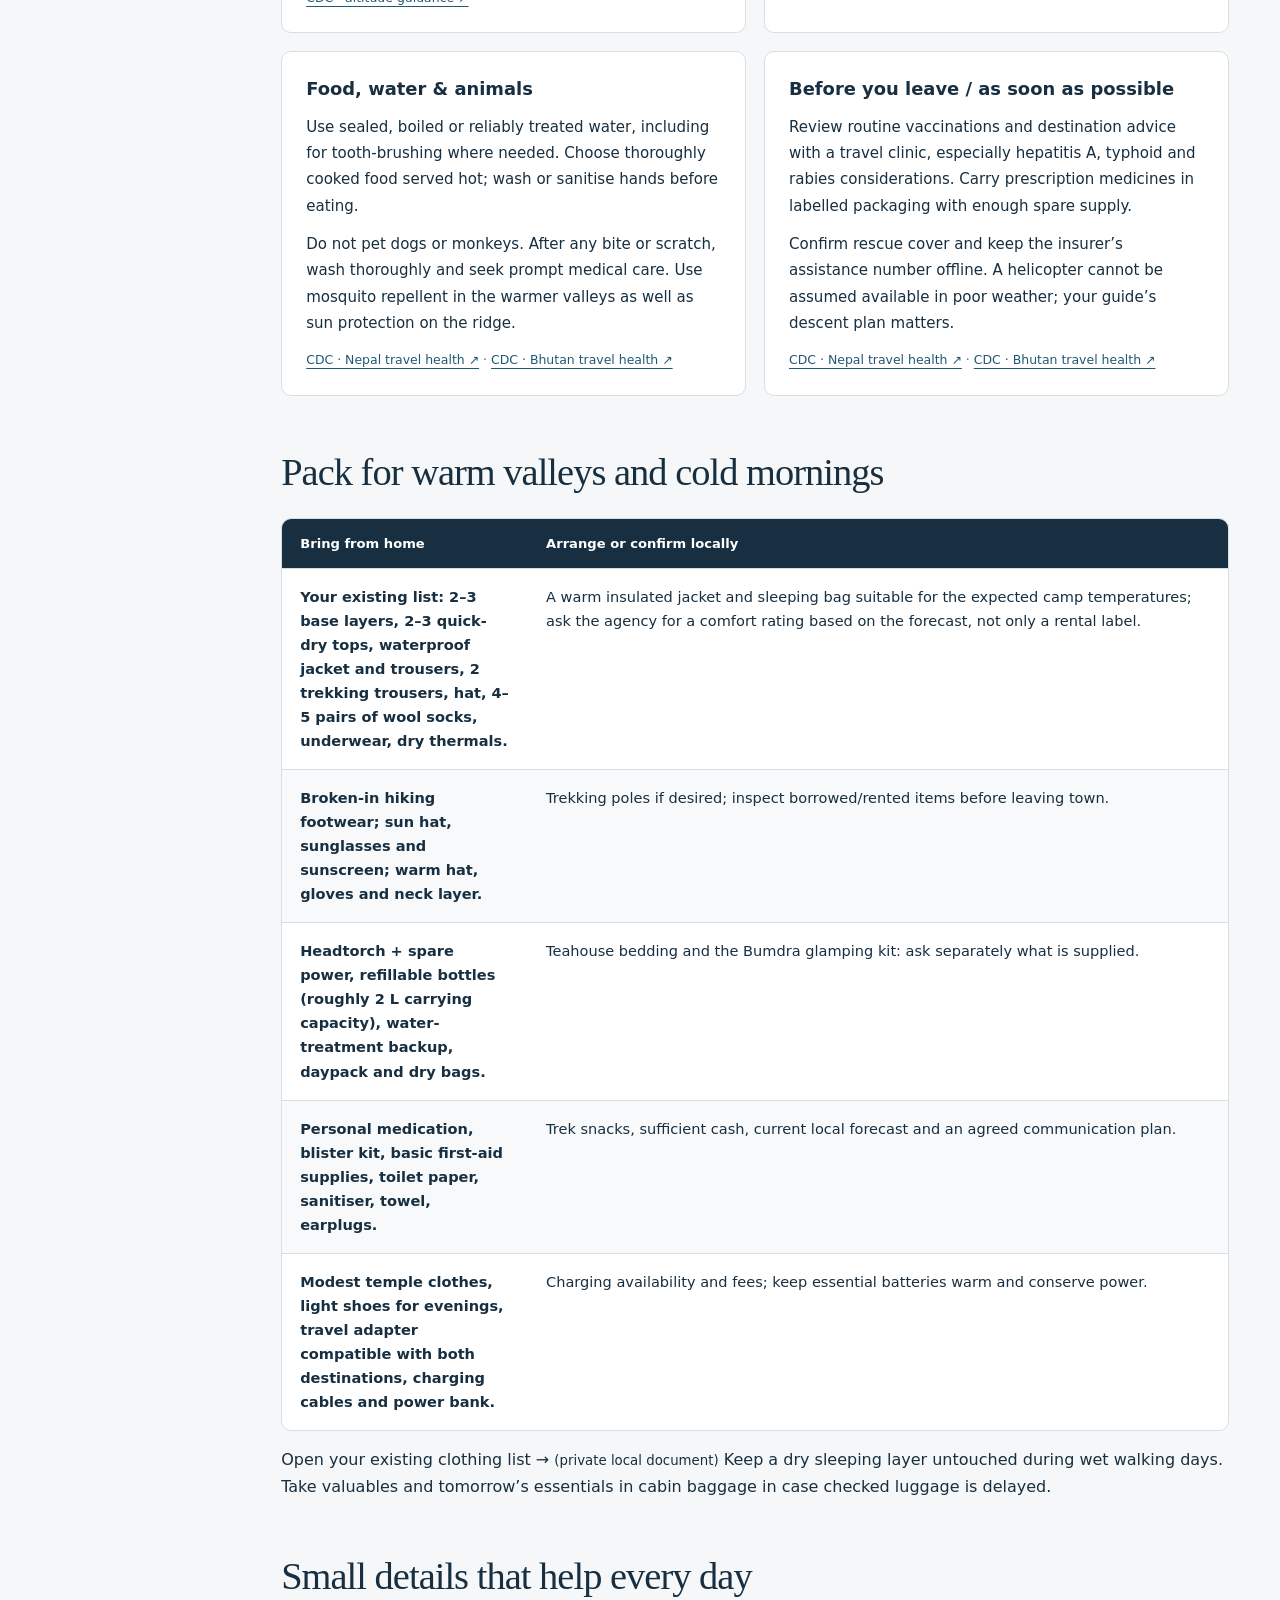
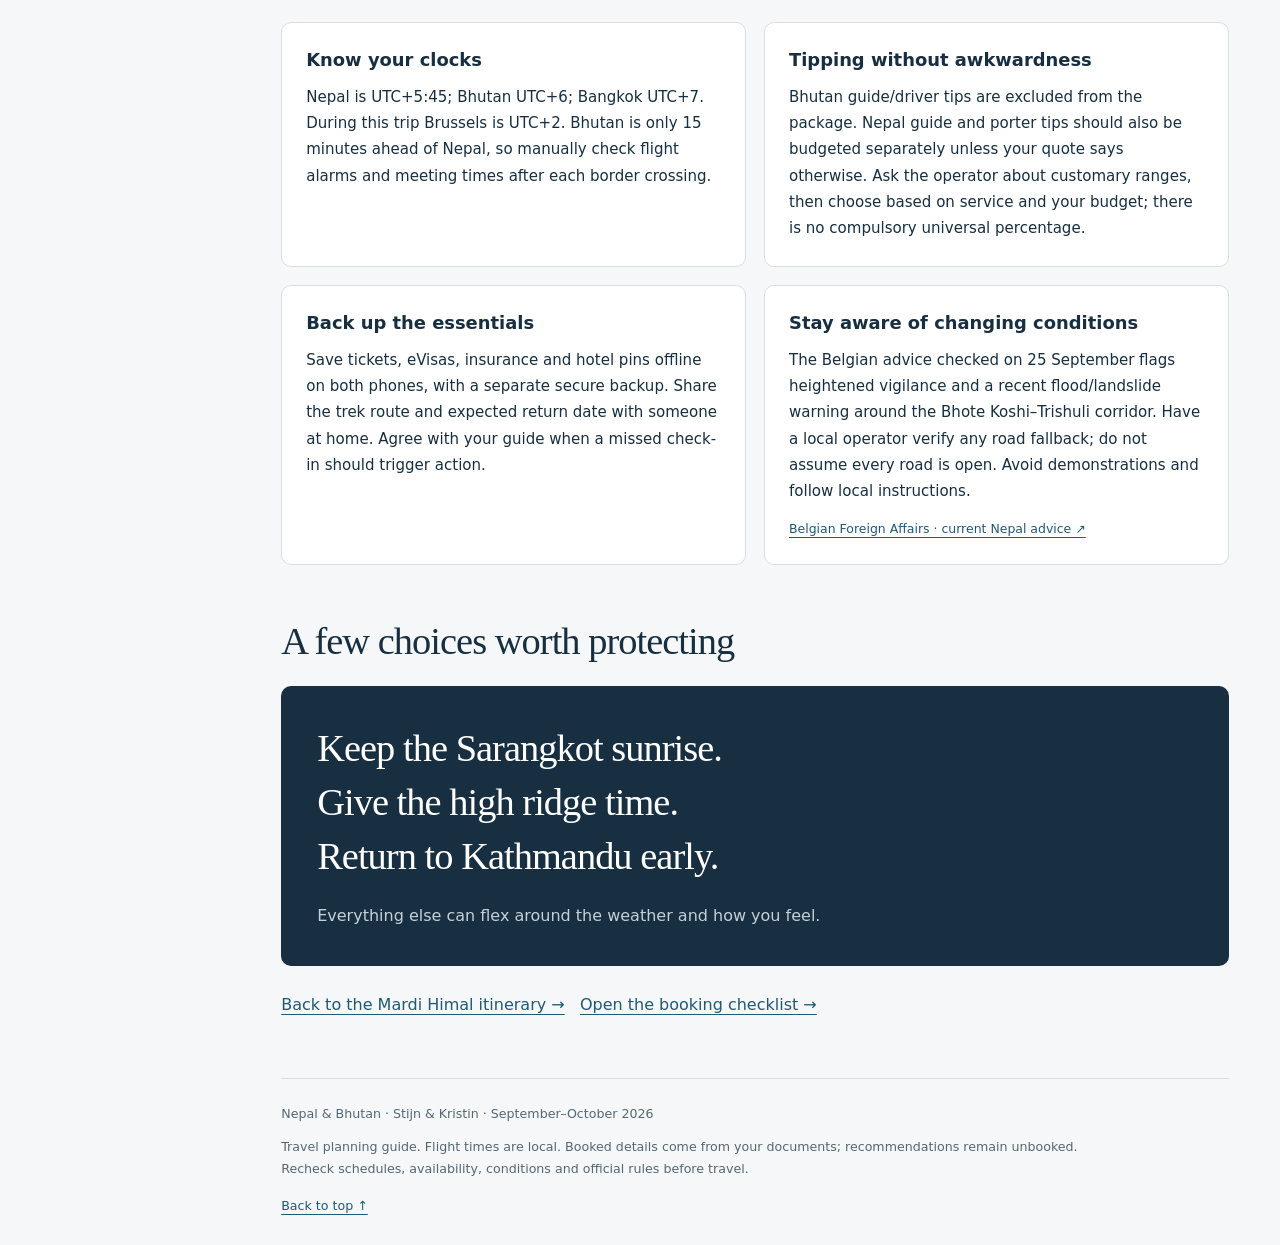
<file: tips.html>
<!doctype html><html lang="en"><head><meta name="robots" content="noindex, nofollow, noarchive, noimageindex"><meta charset="utf-8"><meta name="viewport" content="width=device-width,initial-scale=1"><meta name="description" content="Customs, food, mountain habits and practical wisdom for Nepal and Bhutan."><title>Field notes · Nepal & Bhutan 2026</title><link rel="stylesheet" href="style.css"><link rel="icon" type="image/svg+xml" href="data:image/svg+xml,%3Csvg xmlns='http://www.w3.org/2000/svg' viewBox='0 0 40 40'%3E%3Crect width='40' height='40' rx='8' fill='%23172f40'/%3E%3Cpath d='M6 30L18 10l6 10 4-6 7 16' fill='none' stroke='%23ffc76d' stroke-width='3'/%3E%3C/svg%3E"><script src="script.js" defer></script></head><body><a class="skip" href="#main">Skip to content</a><div class="shell"><aside class="sidebar"><a class="brand" href="index.html"><span class="brand-mark">N / B</span><strong>Nepal & Bhutan</strong><span>25 SEP — 18 OCT 2026</span></a><nav aria-label="Main pages"><a href="index.html" ><span>01</span>The journey</a><a href="arrangements.html" ><span>02</span>Arrangements</a><a href="tips.html" aria-current="page"><span>03</span>Field notes</a></nav><div class="side-bottom"><p>STIJN & KRISTIN</p><p>Two countries.<br>A journey into the Himalaya.</p><button class="print" type="button">Print this page</button></div></aside><main id="main"><header class="page-heading"><div><p class="eyebrow">PERSONAL TRAVEL GUIDE · AUTUMN 2026</p><h1>Field notes</h1><p class="intro">Customs, food, mountain habits and practical wisdom for Nepal and Bhutan.</p></div><span class="edition">Researched<br><strong>25 September 2026</strong></span></header><nav class="jump" aria-label="On this page"><a href="#nepal">Nepal</a><a href="#bhutan">Bhutan</a><a href="#mountains">Mountains & health</a><a href="#packing">Packing</a><a href="#practicaltips">Everyday tips</a></nav><div class="tip-intro"><span class="big-number">03</span><div><p class="eyebrow">A LITTLE LOCAL KNOWLEDGE</p><h2>Travel slowly. Ask first.<br>Leave room for the unexpected.</h2><p>The best moments on this route are often the small ones: tea in Patan, a conversation over lunch, or a clear ridge after the clouds lift.</p></div></div><section id="nepal" class="section"><div class="section-title"><span class="eyebrow">01 / NEPAL</span><h2>Nepal: courtyards, tea & trail life</h2></div><div class="grid two"><article class="panel"><h3>Customs that make a difference</h3><ul><li>A simple “Namaste”, with palms together, is a warm greeting. Remove shoes where requested in homes and religious places.</li><li>Walk clockwise around Buddhist stupas. Offer and receive things with your right hand or both hands, and avoid pointing feet at people or sacred objects.</li><li>Ask before photographing people or ceremonies. Some Hindu temples exclude non-Hindus; accept the boundary and enjoy permitted courtyards.</li><li>Keep clothing modest in religious places and villages. Do not share a used spoon with communal food.</li></ul><p class="sources"><a href="https://trade.ntb.gov.np/travel-essentials/cultural-etiquette/" target="_blank" rel="noopener">Nepal Tourism Board · etiquette ↗</a></p></article><article class="panel"><h3>What to make time for</h3><ul><li>In Patan, combine the museum with unstructured walks through courtyards and metalworking lanes. Ask before entering workshops.</li><li>Try a freshly cooked dal bhat, steamed momos and a Newari meal recommended by your host. In Bhaktapur, seek fresh juju dhau if dairy agrees with you.</li><li>At Boudhanath, observe the evening circuit respectfully; a quiet tea stop is more rewarding than trying to photograph every prayer wheel.</li><li>At Pokhara, keep the post-trek evening for a lakeside stroll. Skip a packed activity programme after the long descent.</li></ul><p class="sources"><a href="https://trade.ntb.gov.np/tourist-destination/around-kathmandu/" target="_blank" rel="noopener">Nepal Tourism Board · Kathmandu Valley ↗</a></p></article><article class="panel"><h3>At a teahouse</h3><ul><li>Expect simple rooms, shared toilets and variable hot water. Ask what costs extra before using showers, charging or Wi-Fi.</li><li>Eat at the lodge where you sleep unless agreed otherwise; meal income is important to the accommodation business. Order dinner early.</li><li>Carry toilet paper, hand sanitiser, earplugs, a headtorch and a small dry bag. Pack out litter, including batteries and wipes.</li><li>Keep noise low in the evenings. Your guide can help settle bills and explain local expectations.</li></ul></article><article class="panel"><h3>Cash & everyday decisions</h3><ul><li>Agree taxi fares before setting off and keep small NPR notes handy. Ask for official tickets at heritage sites.</li><li>Ask an artisan about the material, technique and origin before buying. Prefer a small piece you understand over an impulse “antique”.</li><li>Ask your hotel about festival closures and crowded travel dates during this autumn period; reserve important transport early.</li><li>Keep a photo of your passport separately from the original, and avoid carrying all your money in one place.</li></ul><p class="sources"><a href="https://ntb.gov.np/plan-your-trip/before-you-come/heritage-site-entry-fees" target="_blank" rel="noopener">Nepal Tourism Board · heritage fees ↗</a></p></article></div></section><section id="bhutan" class="section"><div class="section-title"><span class="eyebrow">02 / BHUTAN</span><h2>Bhutan: participate with curiosity</h2></div><div class="grid two"><article class="panel"><h3>Monasteries & meaningful visits</h3><p>Cover shoulders and knees at religious sites. Follow your guide on shoes, hats, seating and photography; do not assume indoor photos are allowed. Ask before taking portraits.</p><p>For prayers, butter lamps and the blessing ceremony, let the host set the pace. At the Bumdra sky-burial area, follow access instructions and give private religious activity space.</p><p class="sources"><a href="https://bhutan.travel/faqs" target="_blank" rel="noopener">Bhutan Tourism · visitor FAQs ↗</a></p></article><article class="panel"><h3>Taste the country</h3><p>Try ema datshi (chillies and cheese), kewa datshi (potatoes and cheese), red rice, momos and suja, the salty butter tea. Tell your guide your chilli tolerance: request a mild serving rather than assuming “a little spicy” will be mild.</p><p>Use the home meal and rural visit to ask about everyday cooking. Accept a small taste of a new dish if you wish, and state allergies clearly.</p><p class="sources"><a href="https://bhutan.travel/journal/editorial/the-diverse-and-delicious-food-of-bhutan" target="_blank" rel="noopener">Bhutan Tourism · food ↗</a></p></article><article class="panel"><h3>Experiences already waiting for you</h3><p>Give the arts-school session, national dress, mandala activity and farmhouse visit time to unfold. Ask how local hosts are paid and buy directly from makers when something speaks to you.</p><p>Ask your guide about an archery practice or market visit if it naturally fits. These are optional ideas, not extra items promised in your package.</p></article><article class="panel"><h3>Seasonal reality & souvenirs</h3><p>Your Phobjikha stop is 1–2 October: enjoy the wetland landscape and conservation centre, but do not expect the later autumn arrival of wild cranes.</p><p>Ask the guide about export paperwork for art or religious objects. Keep receipts. Leave a drone at home unless explicitly authorised in advance; Bhutan generally does not permit tourists to bring one.</p><p class="sources"><a href="https://rspnbhutan.org/phobjikha-valley-bids-adieu-to-the-black-necked-cranes/" target="_blank" rel="noopener">RSPN · seasonal crane migration ↗</a> · <a href="https://bhutan.travel/faqs" target="_blank" rel="noopener">Bhutan Tourism · visitor FAQs ↗</a></p></article></div></section><section id="mountains" class="section"><div class="section-title"><span class="eyebrow">03 / HEALTH & CONDITIONS</span><h2>Looking after yourselves in the mountains</h2></div><aside class="notice amber"><strong>Symptoms change the itinerary</strong><p>New headache with nausea, dizziness or unusual fatigue after ascending can indicate altitude illness. Tell the guide and do not climb higher to sleep while symptomatic. If symptoms worsen, descend. Breathlessness at rest, confusion or difficulty walking require urgent descent and medical help. <a href="https://www.cdc.gov/yellow-book/hcp/environmental-hazards-risks/high-altitude-travel-and-altitude-illness.html" target="_blank" rel="noopener">CDC · altitude guidance ↗</a></p></aside><div class="grid two"><article class="panel"><h3>Pace & previous altitude exposure</h3><p>Above 3,000 m, CDC guidance recommends no more than about 500 m of sleeping-altitude gain per night, plus extra acclimatisation time after 1,000 m gained. Fitness does not prevent altitude illness.</p><p>The Bhutan high night may help, but it does not guarantee you will tolerate Mardi Himal. The Badal Danda stop is intentional. Ask a travel clinician about personal risks and preventive medication; do not improvise treatment on the trail.</p><p class="sources"><a href="https://www.cdc.gov/yellow-book/hcp/environmental-hazards-risks/high-altitude-travel-and-altitude-illness.html" target="_blank" rel="noopener">CDC · altitude guidance ↗</a></p></article><article class="panel"><h3>The ridge has the final say</h3><p>October can bring clear views, but rain, cloud, cold, wind or snow still change the route. Start early for the best chance of visibility, while letting the guide decide whether darkness, ice or wind makes a start unsafe.</p><p>Carry waterproofs even on a blue-sky morning. Use the forecast and local observations, not a calendar promise. Ask about traction only if conditions warrant it and your guide considers it appropriate.</p></article><article class="panel"><h3>Food, water & animals</h3><p>Use sealed, boiled or reliably treated water, including for tooth-brushing where needed. Choose thoroughly cooked food served hot; wash or sanitise hands before eating.</p><p>Do not pet dogs or monkeys. After any bite or scratch, wash thoroughly and seek prompt medical care. Use mosquito repellent in the warmer valleys as well as sun protection on the ridge.</p><p class="sources"><a href="https://wwwnc.cdc.gov/travel/destinations/traveler/none/nepal" target="_blank" rel="noopener">CDC · Nepal travel health ↗</a> · <a href="https://wwwnc.cdc.gov/travel/destinations/traveler/none/bhutan" target="_blank" rel="noopener">CDC · Bhutan travel health ↗</a></p></article><article class="panel"><h3>Before you leave / as soon as possible</h3><p>Review routine vaccinations and destination advice with a travel clinic, especially hepatitis A, typhoid and rabies considerations. Carry prescription medicines in labelled packaging with enough spare supply.</p><p>Confirm rescue cover and keep the insurer’s assistance number offline. A helicopter cannot be assumed available in poor weather; your guide’s descent plan matters.</p><p class="sources"><a href="https://wwwnc.cdc.gov/travel/destinations/traveler/none/nepal" target="_blank" rel="noopener">CDC · Nepal travel health ↗</a> · <a href="https://wwwnc.cdc.gov/travel/destinations/traveler/none/bhutan" target="_blank" rel="noopener">CDC · Bhutan travel health ↗</a></p></article></div></section><section id="packing" class="section"><div class="section-title"><span class="eyebrow"></span><h2>Pack for warm valleys and cold mornings</h2></div><div class="table-wrap"><table><thead><tr><th scope="col">Bring from home</th><th scope="col">Arrange or confirm locally</th></tr></thead><tbody><tr><td>Your existing list: 2–3 base layers, 2–3 quick-dry tops, waterproof jacket and trousers, 2 trekking trousers, hat, 4–5 pairs of wool socks, underwear, dry thermals.</td><td>A warm insulated jacket and sleeping bag suitable for the expected camp temperatures; ask the agency for a comfort rating based on the forecast, not only a rental label.</td></tr><tr><td>Broken-in hiking footwear; sun hat, sunglasses and sunscreen; warm hat, gloves and neck layer.</td><td>Trekking poles if desired; inspect borrowed/rented items before leaving town.</td></tr><tr><td>Headtorch + spare power, refillable bottles (roughly 2 L carrying capacity), water-treatment backup, daypack and dry bags.</td><td>Teahouse bedding and the Bumdra glamping kit: ask separately what is supplied.</td></tr><tr><td>Personal medication, blister kit, basic first-aid supplies, toilet paper, sanitiser, towel, earplugs.</td><td>Trek snacks, sufficient cash, current local forecast and an agreed communication plan.</td></tr><tr><td>Modest temple clothes, light shoes for evenings, travel adapter compatible with both destinations, charging cables and power bank.</td><td>Charging availability and fees; keep essential batteries warm and conserve power.</td></tr></tbody></table></div><p><span>Open your existing clothing list → <small>(private local document)</small></span> Keep a dry sleeping layer untouched during wet walking days. Take valuables and tomorrow’s essentials in cabin baggage in case checked luggage is delayed.</p></section><section id="practicaltips" class="section"><div class="section-title"><span class="eyebrow"></span><h2>Small details that help every day</h2></div><div class="grid two"><article class="panel"><h3>Know your clocks</h3><p>Nepal is UTC+5:45; Bhutan UTC+6; Bangkok UTC+7. During this trip Brussels is UTC+2. Bhutan is only 15 minutes ahead of Nepal, so manually check flight alarms and meeting times after each border crossing.</p></article><article class="panel"><h3>Tipping without awkwardness</h3><p>Bhutan guide/driver tips are excluded from the package. Nepal guide and porter tips should also be budgeted separately unless your quote says otherwise. Ask the operator about customary ranges, then choose based on service and your budget; there is no compulsory universal percentage.</p></article><article class="panel"><h3>Back up the essentials</h3><p>Save tickets, eVisas, insurance and hotel pins offline on both phones, with a separate secure backup. Share the trek route and expected return date with someone at home. Agree with your guide when a missed check-in should trigger action.</p></article><article class="panel"><h3>Stay aware of changing conditions</h3><p>The Belgian advice checked on 25 September flags heightened vigilance and a recent flood/landslide warning around the Bhote Koshi–Trishuli corridor. Have a local operator verify any road fallback; do not assume every road is open. Avoid demonstrations and follow local instructions.</p><p class="sources"><a href="https://diplomatie.belgium.be/nl/landen/nepal/reizen-naar-nepal-reisadvies/laatste-update-nepal" target="_blank" rel="noopener">Belgian Foreign Affairs · current Nepal advice ↗</a></p></article></div></section><section id="lastword" class="section"><div class="section-title"><span class="eyebrow"></span><h2>A few choices worth protecting</h2></div><div class="closing"><p>Keep the Sarangkot sunrise.<br>Give the high ridge time.<br>Return to Kathmandu early.</p><span>Everything else can flex around the weather and how you feel.</span></div><p><a href="index.html#mardi">Back to the Mardi Himal itinerary →</a> &nbsp; <a href="arrangements.html#urgent">Open the booking checklist →</a></p></section><footer><p>Nepal & Bhutan · Stijn & Kristin · September–October 2026</p><p>Travel planning guide. Flight times are local. Booked details come from your documents; recommendations remain unbooked. Recheck schedules, availability, conditions and official rules before travel.</p><a href="#main">Back to top ↑</a></footer></main></div></body></html>
</file>
<file: style.css>
:root{--ink:#172f40;--muted:#566773;--paper:#f5f7f8;--line:#d7dfe3;--orange:#b46615;--gold:#ffc76d;--white:#fff;--blue:#eaf1f6;--radius:10px}*{box-sizing:border-box}html{scroll-behavior:smooth;scroll-padding-top:24px}body{margin:0;background:var(--paper);color:var(--ink);font-family:system-ui,-apple-system,BlinkMacSystemFont,"Segoe UI",sans-serif;font-size:16px;line-height:1.7}a{color:#205974;text-underline-offset:4px;text-decoration-thickness:1px}a:hover{color:#934f0b}a:focus-visible,button:focus-visible,input:focus-visible,summary:focus-visible{outline:3px solid #c8781c;outline-offset:5px}h1,h2,h3,p,figure{margin:0}p+p{margin-top:12px}h1,h2,.closing p,.tip-intro h2{font-family:Georgia,"Times New Roman",serif;font-weight:400;letter-spacing:-.025em;line-height:1.16}h1{font-size:clamp(2.6rem,5vw,4.3rem)}h2{font-size:clamp(1.85rem,3vw,2.55rem)}h3{font-size:1.12rem;line-height:1.4}ul{padding-left:22px;margin:14px 0 0}li+li{margin-top:10px}b,strong{font-weight:650}button{font:inherit;cursor:pointer}.shell{max-width:1600px;margin:auto;display:grid;grid-template-columns:230px minmax(0,1fr)}.sidebar{position:sticky;top:0;height:100vh;background:var(--ink);color:#fff;padding:38px 24px;display:flex;flex-direction:column}.brand{display:flex;flex-direction:column;color:white;text-decoration:none;gap:6px}.brand:hover{color:var(--gold)}.brand-mark{font-family:Georgia,serif;font-size:2.7rem;letter-spacing:-.04em;line-height:1;margin-bottom:24px;color:var(--gold)}.brand strong{font-size:1.1rem}.brand>span:last-child{font-size:.75rem;letter-spacing:.11em;color:#c5d0d8}.sidebar nav{display:grid;gap:9px;margin-top:44px}.sidebar nav a{display:flex;align-items:center;gap:15px;color:#d2dfe6;padding:12px 13px;text-decoration:none;border-radius:5px;font-size:.93rem}.sidebar nav a span{font-size:.8rem;color:#a3b6c3}.sidebar nav a[aria-current]{background:#304b5d;color:white;border-left:3px solid var(--gold);padding-left:10px}.sidebar nav a[aria-current] span{color:var(--gold)}.sidebar nav a:hover{background:#304b5d}.side-bottom{margin-top:auto;padding-top:35px;color:#c5d0d8;font-size:.87rem}.side-bottom>p:first-child{font-size:.75rem;letter-spacing:.12em;color:#fff}.side-bottom p+p{margin:12px 0 24px}.print{border:1px solid #6e8493;color:white;background:transparent;border-radius:4px;padding:8px 16px;font-size:.875rem}.print:hover{background:#304b5d}main{min-width:0;padding:40px clamp(24px,4vw,70px) 28px}.page-heading{display:flex;justify-content:space-between;gap:20px;align-items:flex-start}.eyebrow{font-size:.75rem;letter-spacing:.15em;font-weight:650;color:var(--orange);display:block;margin-bottom:12px}.page-heading h1{margin-bottom:14px}.intro{color:var(--muted);max-width:670px;font-size:1.05rem;line-height:1.6}.edition{font-size:.75rem;line-height:1.6;text-align:right;white-space:nowrap;padding-top:6px;color:var(--muted)}.edition strong{font-weight:500}.jump{display:flex;flex-wrap:wrap;gap:5px 20px;border-top:1px solid var(--line);border-bottom:1px solid var(--line);margin:26px 0 28px;padding:11px 0}.jump a{font-size:.875rem;text-decoration:none;color:var(--ink);padding:4px 0}.jump a:hover{text-decoration:underline}.hero{position:relative;border-radius:var(--radius);overflow:hidden;background:#394d5c}.hero img{display:block;width:100%;height:260px;object-fit:cover;object-position:50% 62%}.hero figcaption{padding:12px 18px;background:var(--ink);color:white;display:flex;justify-content:space-between;align-items:center;gap:15px;line-height:1.45}.hero figcaption span{font-family:Georgia,serif;font-size:1.2rem}.hero figcaption small{font-size:.75rem;max-width:360px;text-align:right;color:#d2dfe6}.hero a{color:#d2dfe6}.overview{display:grid;grid-template-columns:repeat(3,1fr);margin:22px 0 26px;background:white;border:1px solid var(--line);border-radius:var(--radius)}.overview>div{padding:18px 20px;display:flex;flex-direction:column}.overview>div+div{border-left:1px solid var(--line)}.overview span,.overview small{color:var(--muted);font-size:.875rem}.overview strong{font-size:1.12rem;margin:2px 0 3px}.notice{background:var(--blue);border-left:3px solid #416d85;padding:20px 23px;margin:22px 0;border-radius:0 7px 7px 0}.notice strong{display:block;margin-bottom:6px}.notice p{font-size:.94rem;line-height:1.75}.notice.amber{background:#fff1d9;border-color:var(--orange)}.legend{font-size:.8rem;display:flex;flex-wrap:wrap;align-items:center;gap:9px 12px;color:var(--muted);margin:24px 0}.badge{display:inline-flex;align-items:center;font-size:.75rem;line-height:1.4;padding:5px 9px;border:1px solid transparent;border-radius:4px;white-space:nowrap;font-weight:600;letter-spacing:.015em}.badge.booked{background:#e6eff3;color:#214b63;border-color:#c7dbe5}.badge.included{background:#edeaf5;color:#514470;border-color:#d8d2e6}.badge.proposed{background:#fff2db;color:#8b4b0a;border-color:#ead5b2}.section{margin-top:54px}.section-title{margin-bottom:23px}.section-title .eyebrow:empty{display:none}.day{display:grid;grid-template-columns:85px minmax(0,1fr);gap:19px;margin:0 0 20px;scroll-margin-top:22px}.date{border-top:2px solid var(--orange);padding-top:13px;display:flex;flex-direction:column}.date strong{font-size:1.05rem;letter-spacing:.025em}.date span{color:var(--muted);font-size:.75rem;letter-spacing:.1em;margin-top:1px}.day-content{border:1px solid var(--line);border-radius:var(--radius);background:white;overflow:hidden}.day-top{padding:20px 24px 10px;display:flex;justify-content:space-between;gap:12px;align-items:flex-start}.day-top h3{font-family:Georgia,serif;font-size:1.45rem;font-weight:400;line-height:1.25;letter-spacing:-.01em}.day-meta{padding:0 24px 15px;display:grid;gap:2px;color:var(--muted);font-size:.875rem;line-height:1.6;border-bottom:1px solid #e8edef}.day-meta b{color:var(--ink);font-weight:550;display:inline-block;min-width:61px}.day-plan{margin:0;padding:19px 24px 20px;display:grid;gap:13px}.day-plan>div{display:grid;grid-template-columns:87px minmax(0,1fr);gap:12px}.day-plan dt{color:var(--orange);font-size:.875rem;font-weight:650;padding-top:2px}.day-plan dd{margin:0;font-size:.95rem;line-height:1.75}.day-extra{background:#f1f5f7;border-top:1px solid #e0e7ea;padding:13px 24px;font-size:.87rem;line-height:1.65}.sources{font-size:.78rem;line-height:1.7;margin-top:13px;color:var(--muted)}.day-extra .sources:first-child{margin-top:0}.grid{display:grid;gap:18px}.grid.two{grid-template-columns:repeat(2,minmax(0,1fr))}.panel{padding:24px;background:#fff;border:1px solid var(--line);border-radius:var(--radius)}.panel h3{margin-bottom:12px}.panel p,.panel li{font-size:.94rem;line-height:1.75}.panel .sources{font-size:.78rem}.panel ul{margin-top:0}.table-wrap{overflow-x:auto;background:white;border:1px solid var(--line);border-radius:var(--radius);margin:15px 0}table{border-collapse:collapse;width:100%;font-size:.91rem;line-height:1.65}th{text-align:left;background:var(--ink);color:white;font-weight:550;padding:14px 18px;font-size:.82rem}td{vertical-align:top;padding:16px 18px;border-top:1px solid var(--line);min-width:150px}td:first-child{font-weight:550;min-width:180px;width:26%}tr:nth-child(even) td{background:#f7f9fa}.checklist{background:white;border:1px solid var(--line);border-radius:var(--radius);overflow:hidden}.check{padding:20px 24px;display:flex;align-items:flex-start;gap:15px;cursor:pointer}.check+.check{border-top:1px solid var(--line)}.check input{appearance:auto;accent-color:#2a627d;min-width:20px;width:20px;height:20px;margin:5px 0 0}.check>span{display:grid;gap:5px}.check strong{font-size:1rem}.check>span>span{font-size:.93rem;line-height:1.7;color:var(--muted)}.check:has(input:checked){background:#eef4f7}.check:has(input:checked) strong{text-decoration:line-through;color:#566773}.muted{font-size:.875rem;color:var(--muted);margin-top:15px}.profile{margin:24px 0}.profile svg{width:100%;height:auto;display:block;padding-top:8px}.profile-labels{display:grid;grid-template-columns:repeat(7,1fr);font-size:.75rem;line-height:1.5;text-align:center;margin-top:10px}.tip-intro{display:flex;gap:32px;padding:23px 0 15px}.big-number{font-family:Georgia,serif;font-size:6rem;line-height:1;color:#becbd3}.tip-intro h2{font-size:2.8rem}.tip-intro p:last-child{margin-top:18px;max-width:650px;color:var(--muted)}.closing{background:var(--ink);color:white;padding:36px;border-radius:var(--radius);margin-bottom:25px}.closing p{font-size:2.4rem;line-height:1.4;color:#fff}.closing span{display:block;color:#c5d0d8;margin-top:19px}details{border:1px solid var(--line);background:white;border-radius:6px;padding:18px 22px;margin-top:24px}summary{cursor:pointer;font-weight:600}.source-list{columns:2;column-gap:24px;margin-top:15px}.source-list p{font-size:.875rem;break-inside:avoid;margin:0 0 12px}footer{border-top:1px solid var(--line);margin-top:60px;padding-top:24px;font-size:.79rem;color:var(--muted)}footer p:nth-child(2){max-width:820px;margin-bottom:16px}.skip{position:absolute;top:-80px;left:20px;z-index:10;background:white;padding:10px}.skip:focus{top:12px}code{font-size:.9em;background:#e5ebee;padding:2px 5px;border-radius:3px}a{overflow-wrap:anywhere}@media(min-width:1601px){.sidebar{border-radius:0 0 8px 8px}}@media(max-width:1100px){.shell{grid-template-columns:195px minmax(0,1fr)}.sidebar{padding:30px 15px}.sidebar nav a{gap:9px}.edition{display:none}.day{grid-template-columns:72px minmax(0,1fr);gap:13px}.day-top{flex-direction:column;gap:9px}.hero figcaption{display:block}.hero figcaption small{display:block;text-align:left;margin-top:6px;max-width:none}.grid.two{gap:13px}.panel{padding:20px}.day-plan>div{grid-template-columns:75px minmax(0,1fr);gap:9px}.overview>div{padding:16px 13px}}@media(max-width:780px){.shell{display:block}.sidebar{position:static;height:auto;padding:20px 22px;display:block}.brand{display:grid;grid-template-columns:auto 1fr;gap:2px 14px;align-items:center}.brand-mark{font-size:2rem;margin:0;grid-row:span 2}.brand strong{font-size:1rem}.brand>span:last-child{font-size:.75rem}.sidebar nav{display:flex;gap:8px;margin-top:20px}.sidebar nav a{padding:8px 10px;font-size:.875rem;gap:7px}.sidebar nav a[aria-current]{border-left:0;border-bottom:2px solid var(--gold);padding-left:10px}.side-bottom{display:none}main{padding:28px 22px}.jump{gap:4px 17px;margin:22px 0}.hero img{height:230px}.hero figcaption span{font-size:1.1rem}.overview{grid-template-columns:1fr;margin:20px 0}.overview>div{padding:13px 18px;display:grid;grid-template-columns:1fr 1fr;align-items:center;gap:1px 12px}.overview>div+div{border-left:0;border-top:1px solid var(--line)}.overview small{grid-column:span 2}.overview strong{font-size:1rem;text-align:right}.grid.two{grid-template-columns:1fr}.section{margin-top:40px}.day{display:block;margin-bottom:24px}.date{flex-direction:row;align-items:center;gap:12px;border-top:0;padding:0;margin:0 0 8px}.date strong{font-size:.93rem}.date span{font-size:.75rem}.day-top{padding:18px 19px 12px}.day-meta{padding:0 19px 13px}.day-plan{padding:17px 19px}.day-plan>div{grid-template-columns:1fr;gap:1px}.day-plan dt{font-size:.875rem}.day-extra{padding:13px 19px}.notice{padding:17px 19px}.legend{gap:7px;font-size:.75rem}.profile{padding:18px 10px}.profile-labels{font-size:.75rem}.profile .eyebrow,.profile .muted{margin-left:10px;margin-right:10px}.tip-intro{gap:15px}.big-number{font-size:3.3rem}.tip-intro h2{font-size:2rem}.closing{padding:26px}.closing p{font-size:2rem}.check{padding:17px}.source-list{columns:1}th,td{padding:13px 15px}h1{font-size:3rem}.page-heading .eyebrow{font-size:.75rem}.intro{font-size:1rem}}@media(prefers-reduced-motion:reduce){html{scroll-behavior:auto}}@media print{@page{size:A4;margin:15mm}body{background:white;color:#000;font-size:10pt;line-height:1.5}.shell{display:block}.sidebar,.jump,.print,.skip{display:none}main{padding:0}.edition{display:block}.page-heading h1{font-size:30pt}.intro{font-size:11pt}.hero img{height:130px}.hero figcaption{color:#111;background:#eee}.hero figcaption small,.hero a{color:#333}.overview{margin:12px 0}.section{margin-top:25px}h2{font-size:21pt}.section-title{break-after:avoid}.day{grid-template-columns:65px 1fr;gap:10px;break-inside:avoid;margin-bottom:14px}.day-top{flex-direction:row;padding:12px 15px 8px}.day-top h3{font-size:15pt}.day-meta{padding:0 15px 10px}.day-plan{padding:12px 15px;gap:8px}.day-plan>div{grid-template-columns:65px 1fr}.day-plan dd,.panel p,.panel li,.notice p,.check>span>span,table{font-size:10pt}.day-extra{padding:10px 15px}.badge{font-size:8pt}.notice,.panel,.check{break-inside:avoid}.grid.two{grid-template-columns:1fr 1fr}.panel{padding:15px}.table-wrap{overflow:visible}table{table-layout:fixed}td,td:first-child{min-width:0;overflow-wrap:anywhere}tr{break-inside:avoid}th,td{padding:10px}thead{display:table-header-group}.profile{break-inside:avoid}.check input{min-width:15px;width:15px;height:15px}a{color:#222}footer{margin-top:25px;font-size:8pt}.closing{background:#eee;color:#111}.closing p,.closing span{color:#111}}
/* Daily and whole-trip altitude graphics share a 0–4,500 m scale. */
.altitude-section{margin:32px 0 42px}.altitude-key{display:flex;flex-wrap:wrap;gap:12px 25px;margin:18px 0;font-size:.875rem}.altitude-key>span{display:flex;align-items:center;gap:9px}.altitude-key i{display:inline-block;width:30px;height:0;border-top:3px solid #245b78}.altitude-key .alt-key-high{border-top:3px dashed #b46615}.altitude-scroll{overflow-x:auto;border:1px solid var(--line);border-radius:10px;background:white;padding:15px 8px 0}.altitude-scroll svg{display:block;width:100%;min-width:1040px;height:auto;font-family:system-ui,sans-serif}.altitude-data table{font-size:.875rem}.altitude-data td:first-child{min-width:75px;width:10%}.altitude-data td:nth-child(3),.altitude-data td:nth-child(4){min-width:100px;white-space:nowrap}.daily-altitude{margin:15px 24px 0;padding:11px 14px;background:#f2f6f8;border-radius:6px;scroll-margin-top:25px}.daily-altitude-text{display:flex;flex-wrap:wrap;justify-content:space-between;gap:4px 18px;font-size:.875rem;color:var(--muted)}.daily-altitude-text strong{color:var(--ink);font-weight:600}.daily-altitude-track{position:relative;height:8px;background:#dce5eb;margin:11px 0 5px;border-radius:4px}.daily-altitude-fill{position:absolute;left:0;top:0;height:100%;background:#245b78;border-radius:4px}.daily-altitude-peak{position:absolute;top:-3px;bottom:-3px;width:3px;background:#b46615;transform:translateX(-50%)}.daily-altitude-scale{font-size:.75rem;color:var(--muted)}@media(max-width:780px){.daily-altitude{margin:14px 19px 0}.altitude-data{padding:14px}.altitude-key{gap:9px 18px}.altitude-section{margin-top:27px}}@media print{.altitude-scroll{overflow:visible;padding:5px}.altitude-scroll svg{min-width:0;width:100%}.altitude-section{break-inside:avoid}.daily-altitude{margin:10px 15px 0;padding:8px 10px;print-color-adjust:exact}.daily-altitude-text{font-size:9pt}.altitude-data:not([open]){display:none}}
</file>
